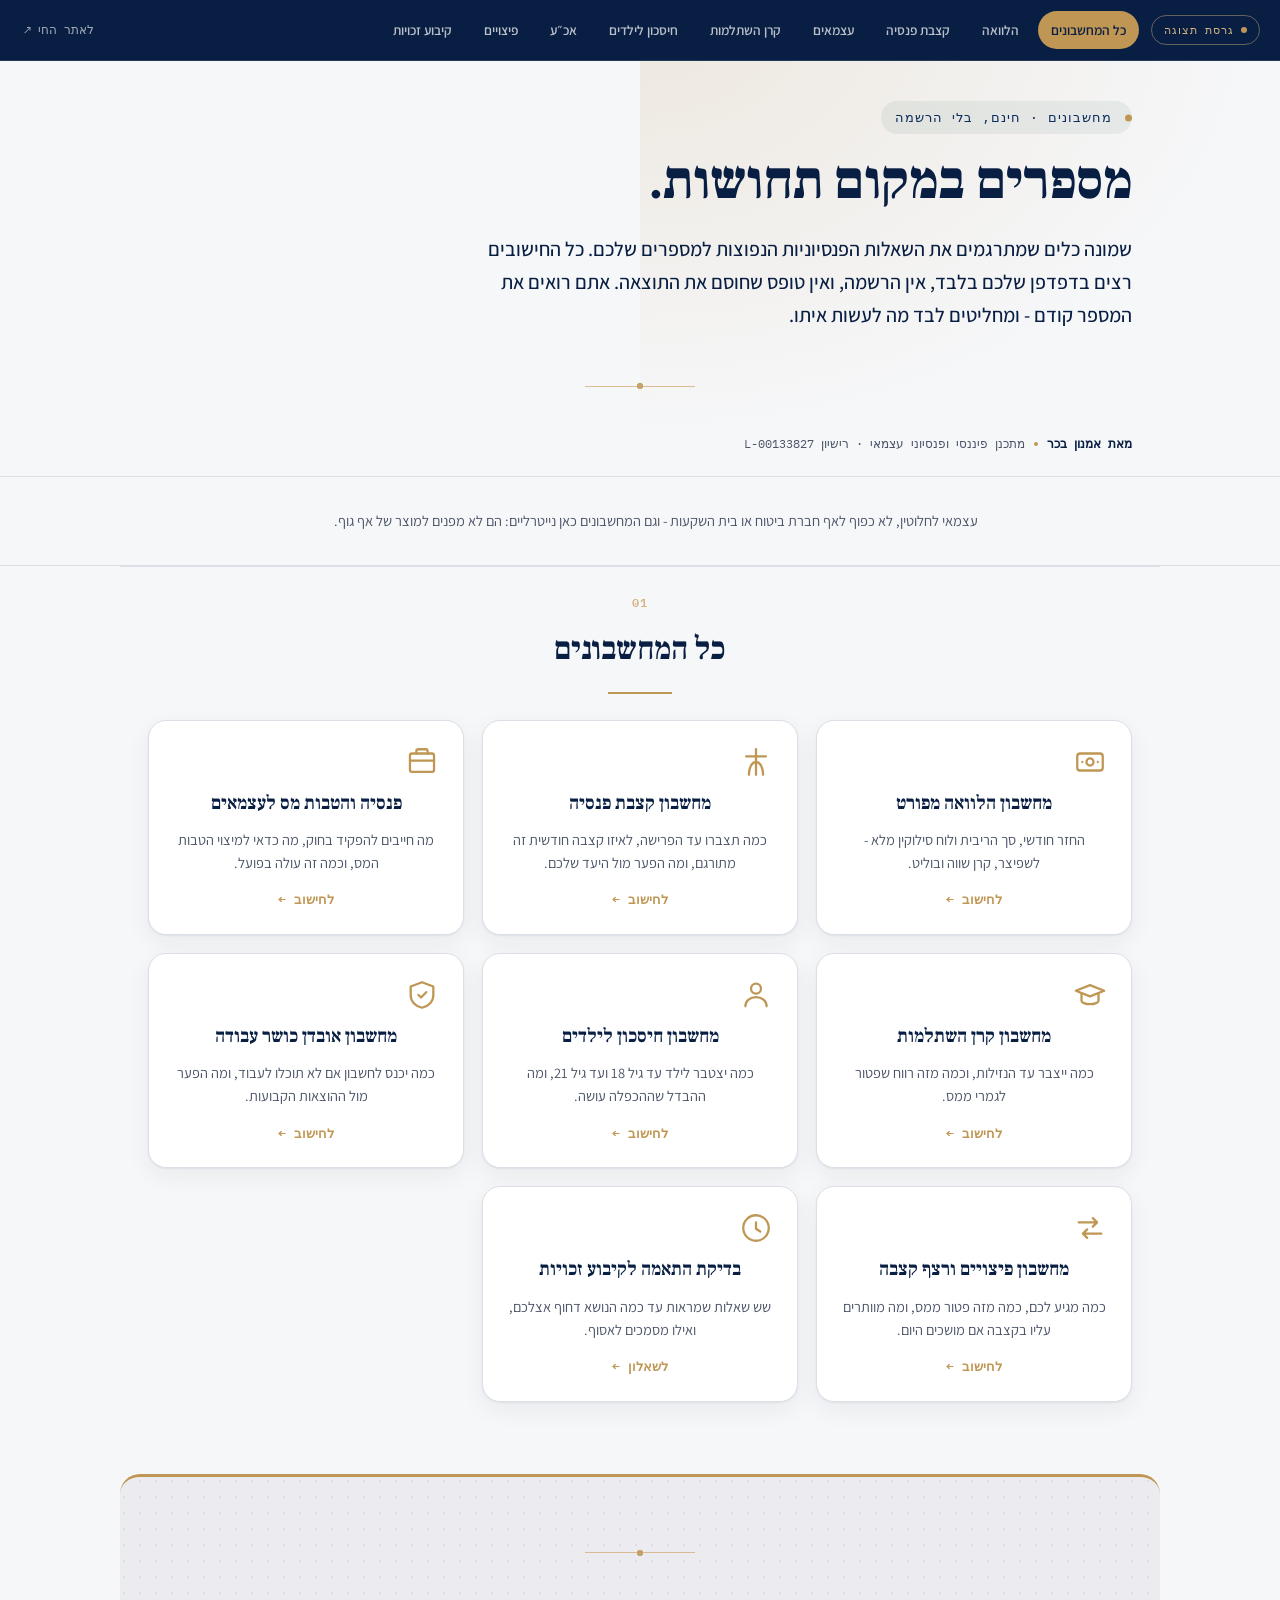
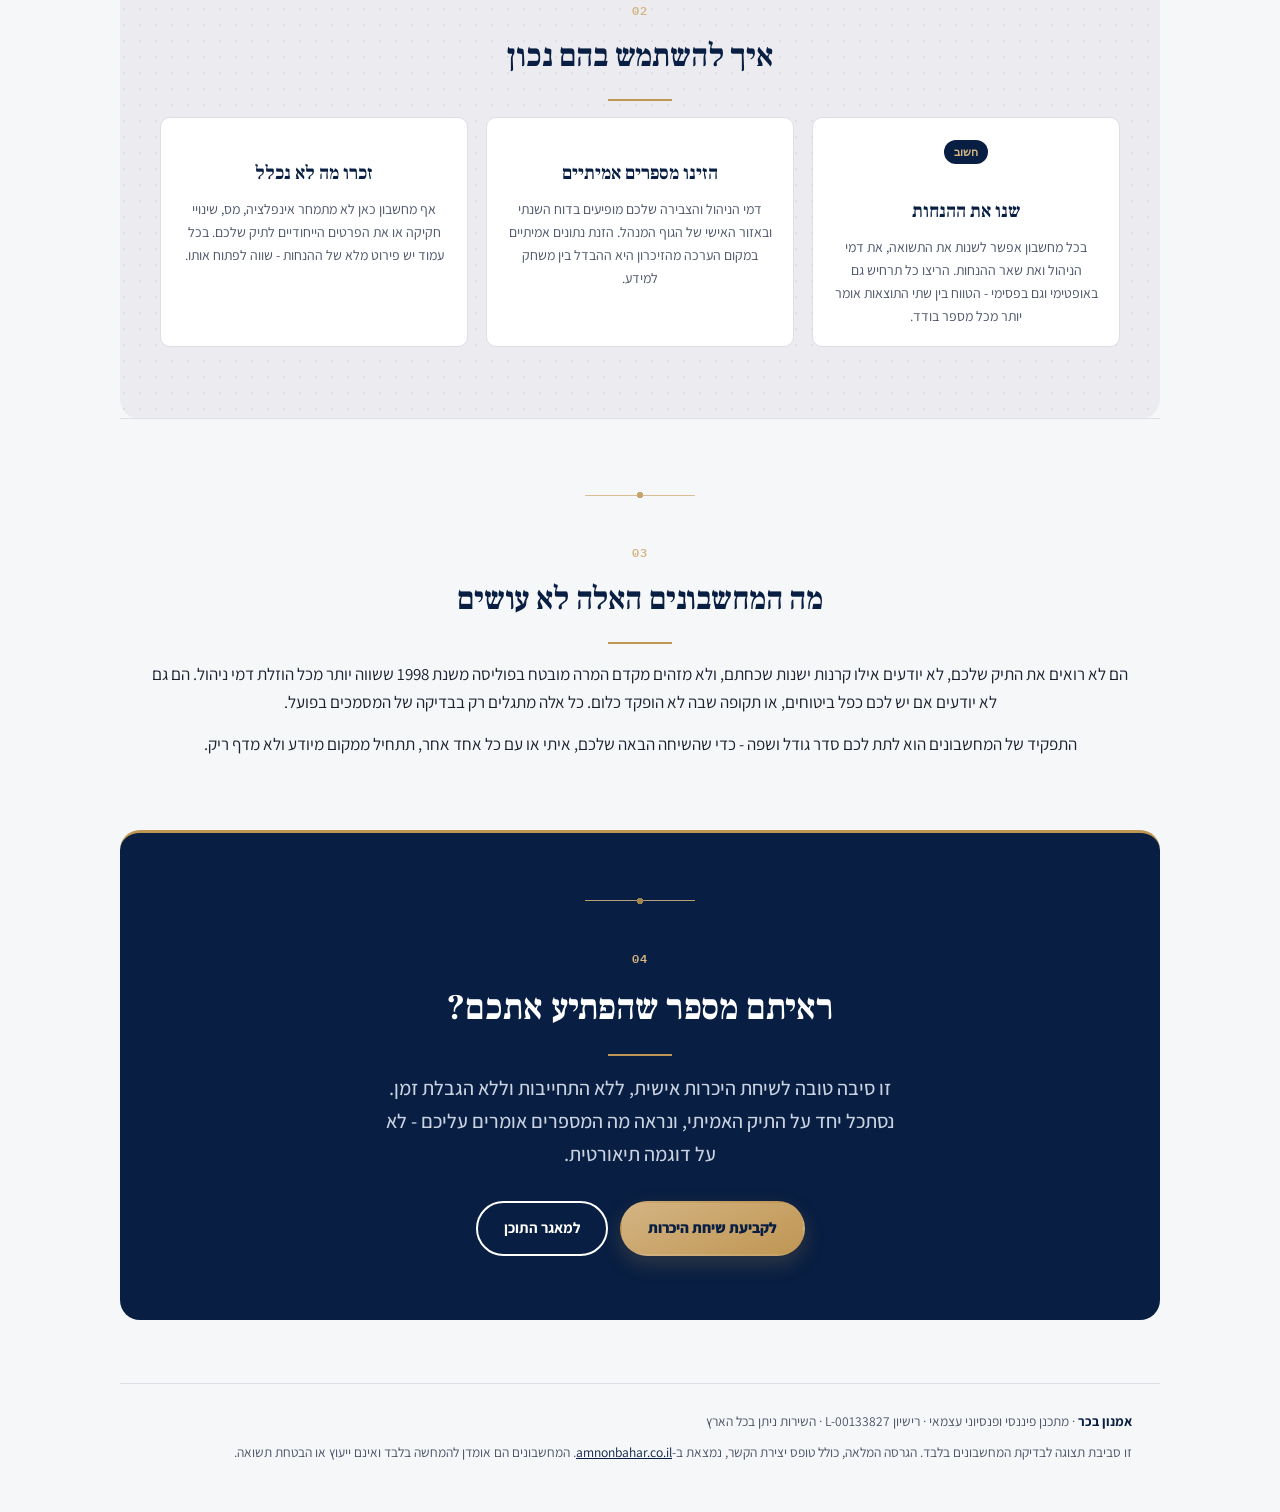
<file: index.html>
<!DOCTYPE html>
<html lang="he" dir="rtl">
<head>
<meta charset="UTF-8">
<meta name="viewport" content="width=device-width, initial-scale=1">
<meta name="robots" content="noindex, nofollow">
<title>מחשבונים פיננסיים ופנסיוניים · מחשבונים · אמנון בכר</title>
<meta name="description" content="שמונה מחשבונים חינמיים: הלוואה ולוח סילוקין, קצבת פנסיה צפויה, פנסיה לעצמאים, קרן השתלמות, חיסכון לילדים, אובדן כושר עבודה, פיצויים וקיבוע זכויות.">
<link rel="icon" href="data:image/svg+xml,<svg xmlns='http://www.w3.org/2000/svg' viewBox='0 0 64 64'><rect width='64' height='64' rx='12' fill='%23081e42'/><text x='32' y='43' font-family='Georgia,serif' font-size='30' font-weight='700' fill='%23bf9653' text-anchor='middle'>AB</text></svg>">
<link rel="preconnect" href="https://fonts.googleapis.com">
<link rel="preconnect" href="https://fonts.gstatic.com" crossorigin>
<link href="https://fonts.googleapis.com/css2?family=Frank+Ruhl+Libre:wght@400;500;700;900&family=Assistant:wght@300;400;500;600;700;800&family=IBM+Plex+Mono:wght@400;500;600&display=swap" rel="stylesheet">
<link rel="stylesheet" href="style.css">
<link rel="stylesheet" href="preview.css">
<script src="preview.js" defer></script>
<script src="calc.js"></script>
</head>
<body>
<a href="#main" class="skip-link">דילוג לתוכן הראשי</a>

<!-- ===== סרגל תצוגה זמני - לא חלק מהאתר החי ===== -->
<div class="pv-bar">
  <div class="pv-inner">
    <span class="pv-flag">גרסת תצוגה</span>
    <nav class="pv-nav" aria-label="מעבר בין מחשבונים">
      <a href="index.html" class="is-active" aria-current="page">כל המחשבונים</a>
      <a href="halvaa.html">הלוואה</a>
      <a href="pensiya.html">קצבת פנסיה</a>
      <a href="atzmaim.html">עצמאים</a>
      <a href="keren-hishtalmut.html">קרן השתלמות</a>
      <a href="yeladim.html">חיסכון לילדים</a>
      <a href="ovdan-kosher.html">אכ״ע</a>
      <a href="pitzuyim.html">פיצויים</a>
      <a href="kibua-zchuyot.html">קיבוע זכויות</a>
    </nav>
    <a class="pv-live" href="https://amnonbahar.co.il" target="_blank" rel="noopener">לאתר החי ↗</a>
  </div>
</div>

<main id="main">
<!-- ============================= HERO ============================= -->
<section class="wrap" style="padding-top:40px;">
  <span class="eyebrow">מחשבונים · חינם, בלי הרשמה</span>
  <h1>מספרים במקום תחושות.</h1>
  <p class="lede">
    שמונה כלים שמתרגמים את השאלות הפנסיוניות הנפוצות למספרים שלכם.
    כל החישובים רצים בדפדפן שלכם בלבד, אין הרשמה, ואין טופס שחוסם
    את התוצאה. אתם רואים את המספר קודם - ומחליטים לבד מה לעשות איתו.
  </p>
</section>

<div class="wrap">
  <p class="byline"><b>מאת אמנון בכר</b><span class="byline-dot"></span><span>מתכנן פיננסי ופנסיוני עצמאי · רישיון L-00133827</span></p>
</div>

<div class="trust-bar">
  <div class="muted">עצמאי לחלוטין, לא כפוף לאף חברת ביטוח או בית השקעות - וגם המחשבונים כאן נייטרליים: הם לא מפנים למוצר של אף גוף.</div>
</div>

<!-- ============================= INDEX ============================= -->
<section class="wrap" id="all" style="padding-top:26px;">
  <h2>כל המחשבונים</h2>

  <div class="calc-index">
    <a class="calc-index-card" href="halvaa.html">
      <span class="calc-index-icon"><svg viewBox="0 0 24 24"><rect x="3" y="6" width="18" height="12" rx="2"/><circle cx="12" cy="12" r="2.5"/><path d="M6.5 12h.01M17.5 12h.01"/></svg></span>
      <h3>מחשבון הלוואה מפורט</h3>
      <p>החזר חודשי, סך הריבית ולוח סילוקין מלא - לשפיצר, קרן שווה ובוליט.</p>
      <span class="calc-index-go">לחישוב ←</span>
    </a>

    <a class="calc-index-card" href="pensiya.html">
      <span class="calc-index-icon"><svg viewBox="0 0 24 24"><path d="M12 3v18"/><path d="M5 8h14"/><path d="M7 21c0-5 2-9 5-9s5 4 5 9"/></svg></span>
      <h3>מחשבון קצבת פנסיה</h3>
      <p>כמה תצברו עד הפרישה, לאיזו קצבה חודשית זה מתורגם, ומה הפער מול היעד שלכם.</p>
      <span class="calc-index-go">לחישוב ←</span>
    </a>

    <a class="calc-index-card" href="atzmaim.html">
      <span class="calc-index-icon"><svg viewBox="0 0 24 24"><rect x="3.5" y="6" width="17" height="13" rx="1.5"/><path d="M8 6V4.5A1.5 1.5 0 0 1 9.5 3h5A1.5 1.5 0 0 1 16 4.5V6"/><path d="M3.5 11h17"/></svg></span>
      <h3>פנסיה והטבות מס לעצמאים</h3>
      <p>מה חייבים להפקיד בחוק, מה כדאי למיצוי הטבות המס, וכמה זה עולה בפועל.</p>
      <span class="calc-index-go">לחישוב ←</span>
    </a>

    <a class="calc-index-card" href="keren-hishtalmut.html">
      <span class="calc-index-icon"><svg viewBox="0 0 24 24"><path d="M2 9l10-4 10 4-10 4-10-4z" stroke-linejoin="round"/><path d="M6 11v5c0 1.3 2.7 2.5 6 2.5s6-1.2 6-2.5v-5"/></svg></span>
      <h3>מחשבון קרן השתלמות</h3>
      <p>כמה ייצבר עד הנזילות, וכמה מזה רווח שפטור לגמרי ממס.</p>
      <span class="calc-index-go">לחישוב ←</span>
    </a>

    <a class="calc-index-card" href="yeladim.html">
      <span class="calc-index-icon"><svg viewBox="0 0 24 24"><circle cx="12" cy="7.5" r="3.5"/><path d="M4.5 20c0-4 3.4-6.5 7.5-6.5s7.5 2.5 7.5 6.5"/></svg></span>
      <h3>מחשבון חיסכון לילדים</h3>
      <p>כמה יצטבר לילד עד גיל 18 ועד גיל 21, ומה ההבדל שההכפלה עושה.</p>
      <span class="calc-index-go">לחישוב ←</span>
    </a>

    <a class="calc-index-card" href="ovdan-kosher.html">
      <span class="calc-index-icon"><svg viewBox="0 0 24 24"><path d="M12 3l8 3v6c0 4.5-3.2 7.8-8 9-4.8-1.2-8-4.5-8-9V6l8-3z"/><path d="M9.5 12l1.8 1.8L15 10"/></svg></span>
      <h3>מחשבון אובדן כושר עבודה</h3>
      <p>כמה יכנס לחשבון אם לא תוכלו לעבוד, ומה הפער מול ההוצאות הקבועות.</p>
      <span class="calc-index-go">לחישוב ←</span>
    </a>

    <a class="calc-index-card" href="pitzuyim.html">
      <span class="calc-index-icon"><svg viewBox="0 0 24 24"><path d="M4 8h13M17 8l-3-3M17 8l-3 3"/><path d="M20 16H7M7 16l3-3M7 16l3 3"/></svg></span>
      <h3>מחשבון פיצויים ורצף קצבה</h3>
      <p>כמה מגיע לכם, כמה מזה פטור ממס, ומה מוותרים עליו בקצבה אם מושכים היום.</p>
      <span class="calc-index-go">לחישוב ←</span>
    </a>

    <a class="calc-index-card" href="kibua-zchuyot.html">
      <span class="calc-index-icon"><svg viewBox="0 0 24 24"><circle cx="12" cy="12" r="9"/><path d="M12 8v4.5l3 2"/></svg></span>
      <h3>בדיקת התאמה לקיבוע זכויות</h3>
      <p>שש שאלות שמראות עד כמה הנושא דחוף אצלכם, ואילו מסמכים לאסוף.</p>
      <span class="calc-index-go">לשאלון ←</span>
    </a>
  </div>
</section>

<!-- ============================= HOW ============================= -->
<section class="wrap section-soft" id="how">
  <h2>איך להשתמש בהם נכון</h2>
  <div class="service-grid">
    <div class="card">
      <span class="badge">חשוב</span>
      <h3>שנו את ההנחות</h3>
      <p>
        בכל מחשבון אפשר לשנות את התשואה, את דמי הניהול ואת שאר ההנחות.
        הריצו כל תרחיש גם באופטימי וגם בפסימי - הטווח בין שתי התוצאות
        אומר יותר מכל מספר בודד.
      </p>
    </div>
    <div class="card">
      <h3>הזינו מספרים אמיתיים</h3>
      <p>
        דמי הניהול והצבירה שלכם מופיעים בדוח השנתי ובאזור האישי של הגוף
        המנהל. הזנת נתונים אמיתיים במקום הערכה מהזיכרון היא ההבדל בין
        משחק למידע.
      </p>
    </div>
    <div class="card">
      <h3>זכרו מה לא נכלל</h3>
      <p>
        אף מחשבון כאן לא מתמחר אינפלציה, מס, שינויי חקיקה או את הפרטים
        הייחודיים לתיק שלכם. בכל עמוד יש פירוט מלא של ההנחות - שווה
        לפתוח אותו.
      </p>
    </div>
  </div>
</section>

<!-- ============================= NOT ============================= -->
<section class="wrap" id="limits">
  <h2>מה המחשבונים האלה לא עושים</h2>
  <p>
    הם לא רואים את התיק שלכם, לא יודעים אילו קרנות ישנות שכחתם, ולא
    מזהים מקדם המרה מובטח בפוליסה משנת 1998 ששווה יותר מכל הוזלת דמי
    ניהול. הם גם לא יודעים אם יש לכם כפל ביטוחים, או תקופה שבה לא הופקד
    כלום. כל אלה מתגלים רק בבדיקה של המסמכים בפועל.
  </p>
  <p style="margin:0;">
    התפקיד של המחשבונים הוא לתת לכם סדר גודל ושפה - כדי שהשיחה הבאה
    שלכם, איתי או עם כל אחד אחר, תתחיל ממקום מיודע ולא מדף ריק.
  </p>
</section>

<!-- ============================= CLOSING ============================= -->
<section class="wrap section-soft" id="contact">
  <h2>ראיתם מספר שהפתיע אתכם?</h2>
  <p class="lede">
    זו סיבה טובה לשיחת היכרות אישית, ללא התחייבות וללא הגבלת זמן.
    נסתכל יחד על התיק האמיתי, ונראה מה המספרים אומרים עליכם - לא על
    דוגמה תיאורטית.
  </p>
  <div class="cta-row">
    <a href="https://wa.me/972544909201" class="btn btn-primary" target="_blank" rel="noopener">לקביעת שיחת היכרות</a>
    <a href="https://amnonbahar.co.il/library/" target="_blank" rel="noopener" class="btn btn-secondary">למאגר התוכן</a>
  </div>
</section>
</main>

<footer class="pv-foot">
  <p><b>אמנון בכר</b> · מתכנן פיננסי ופנסיוני עצמאי · רישיון L-00133827 · השירות ניתן בכל הארץ</p>
  <p>זו סביבת תצוגה לבדיקת המחשבונים בלבד. הגרסה המלאה, כולל טופס יצירת הקשר,
     נמצאת ב-<a href="https://amnonbahar.co.il/machshevonim/" target="_blank" rel="noopener">amnonbahar.co.il</a>.
     המחשבונים הם אומדן להמחשה בלבד ואינם ייעוץ או הבטחת תשואה.</p>
</footer>
</body>
</html>
</file>
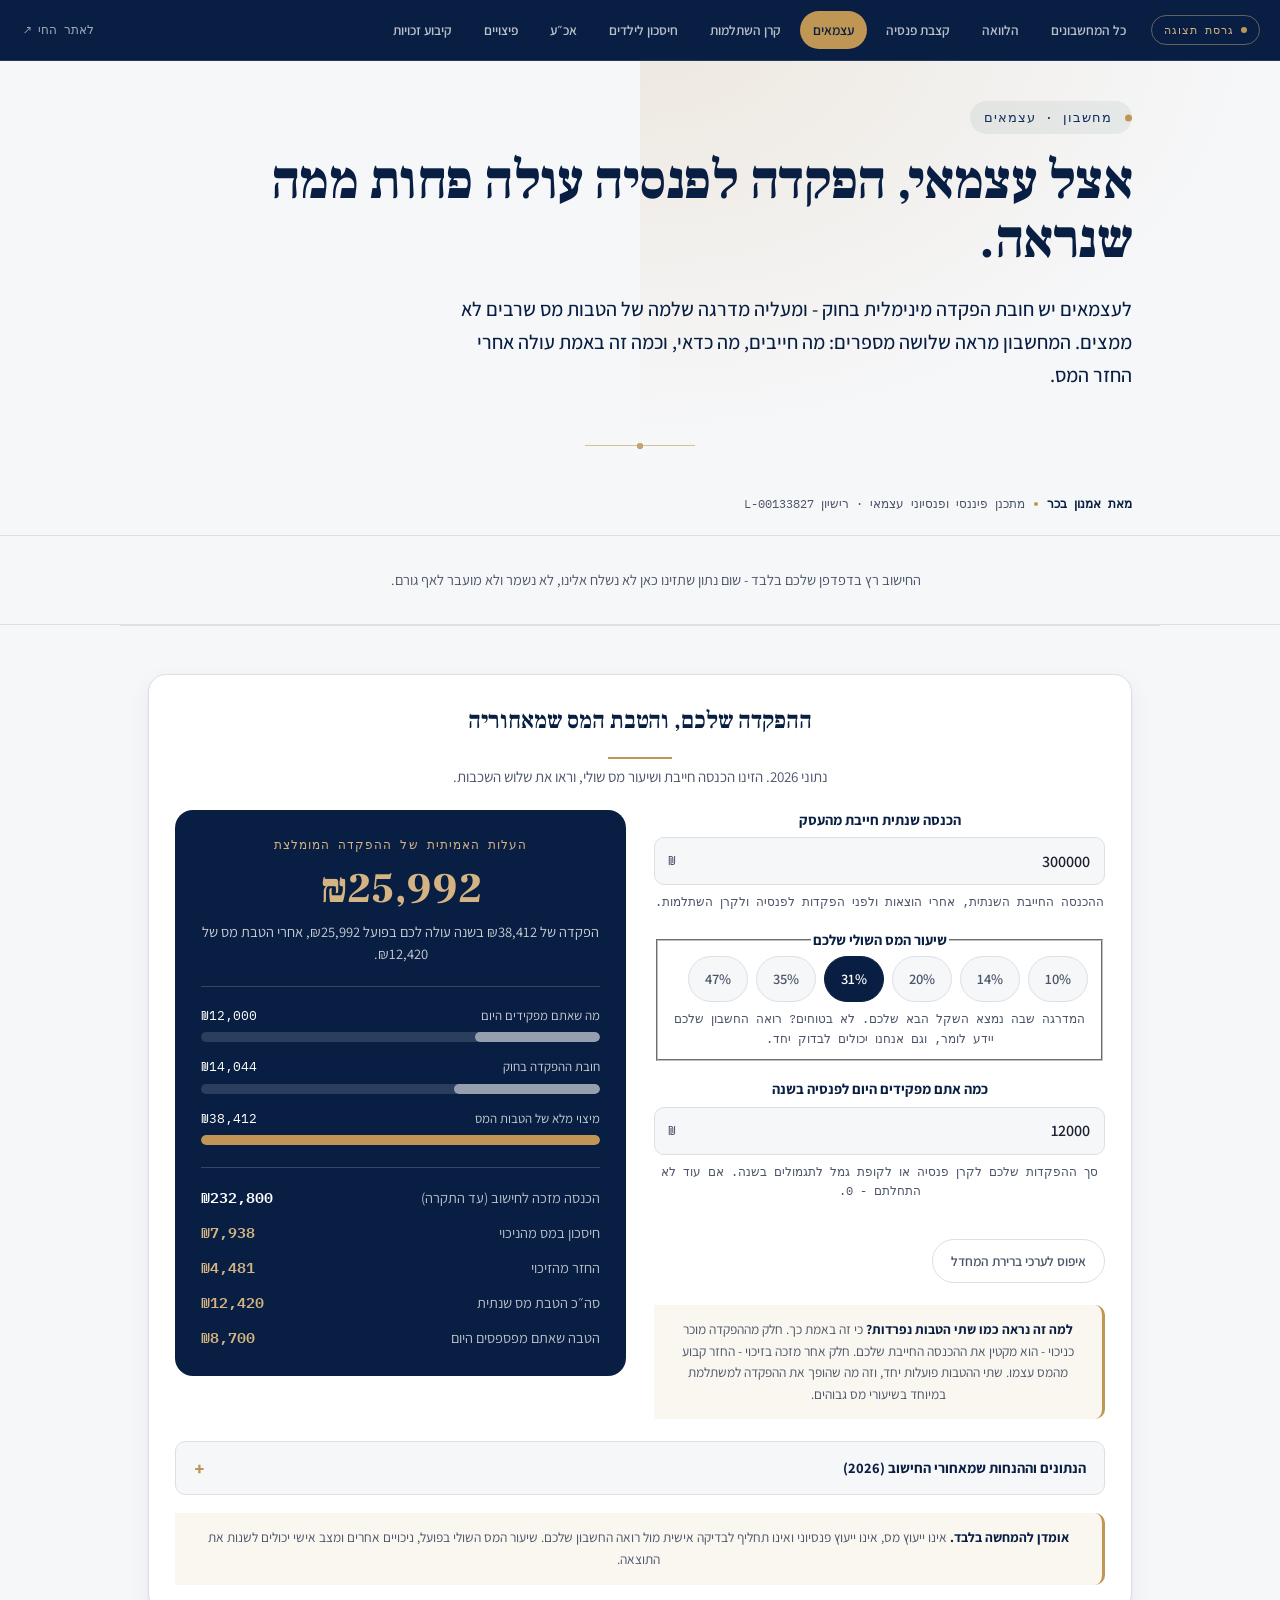
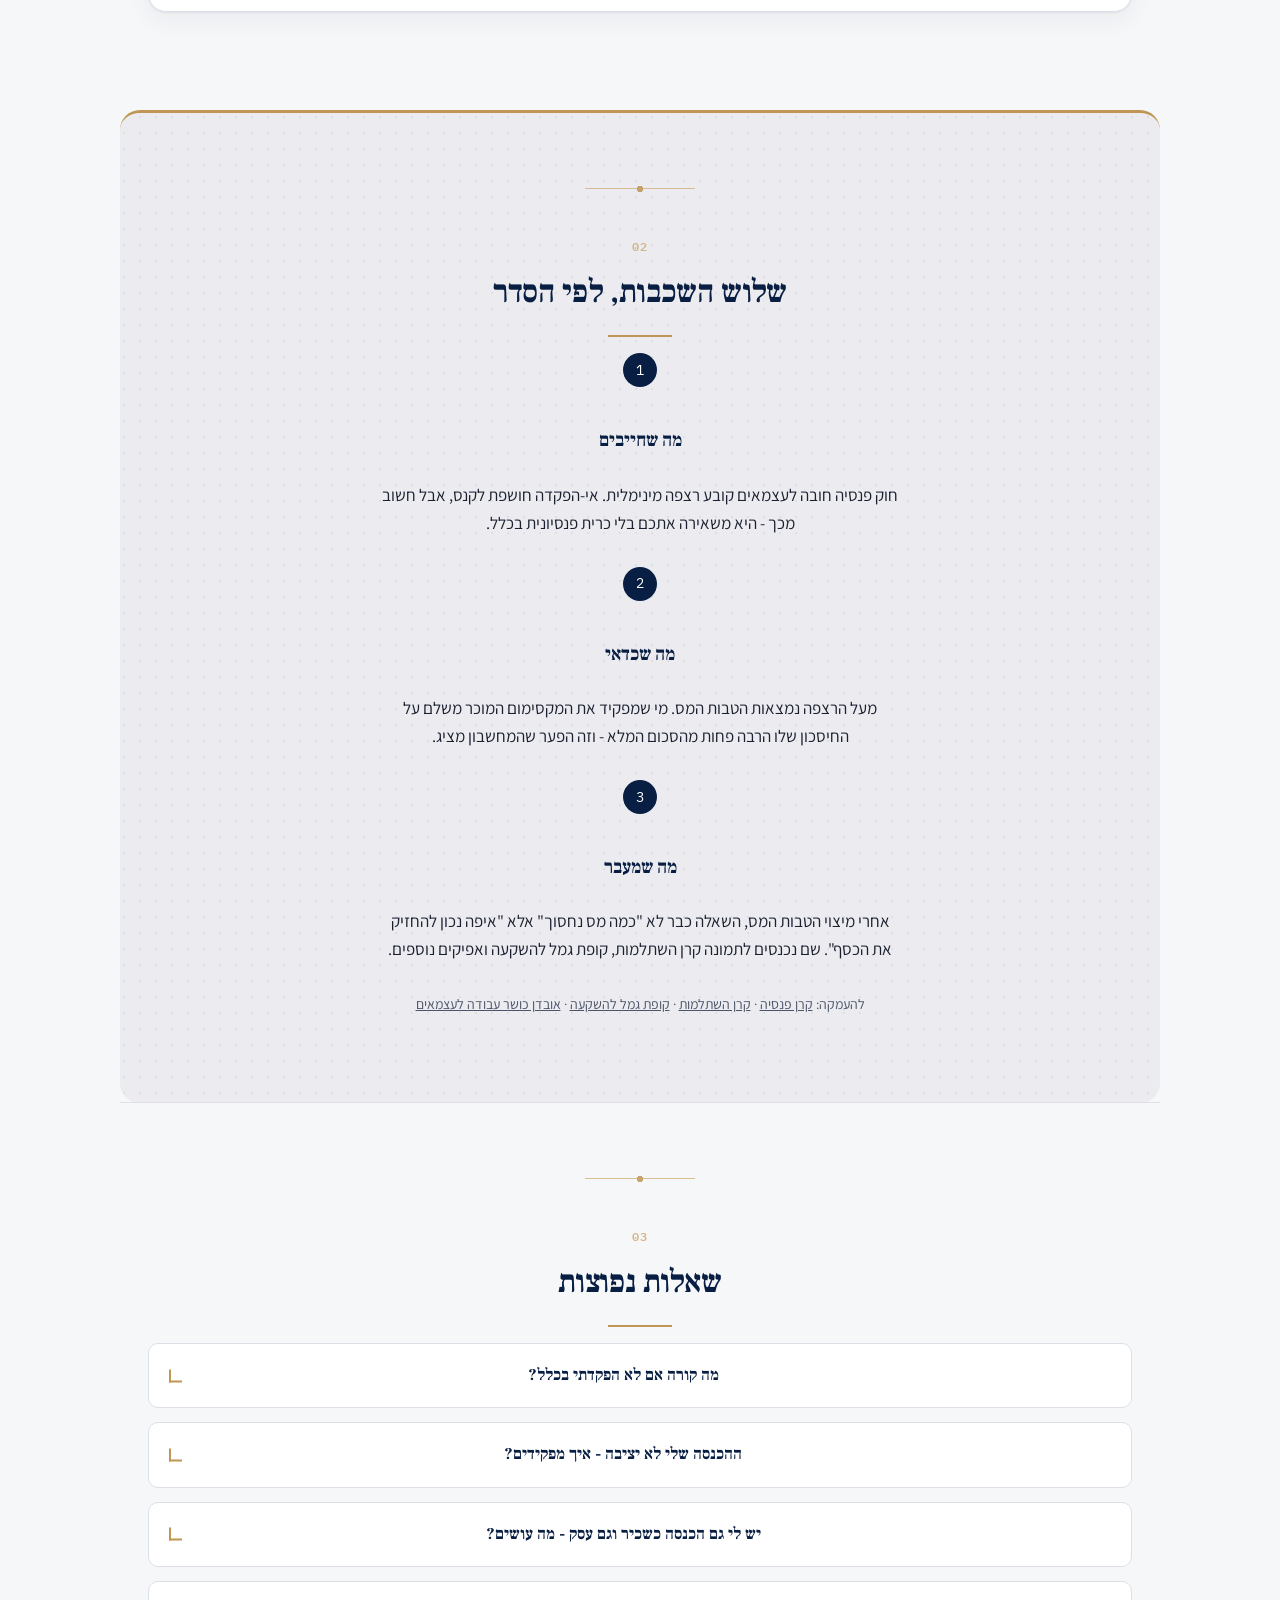
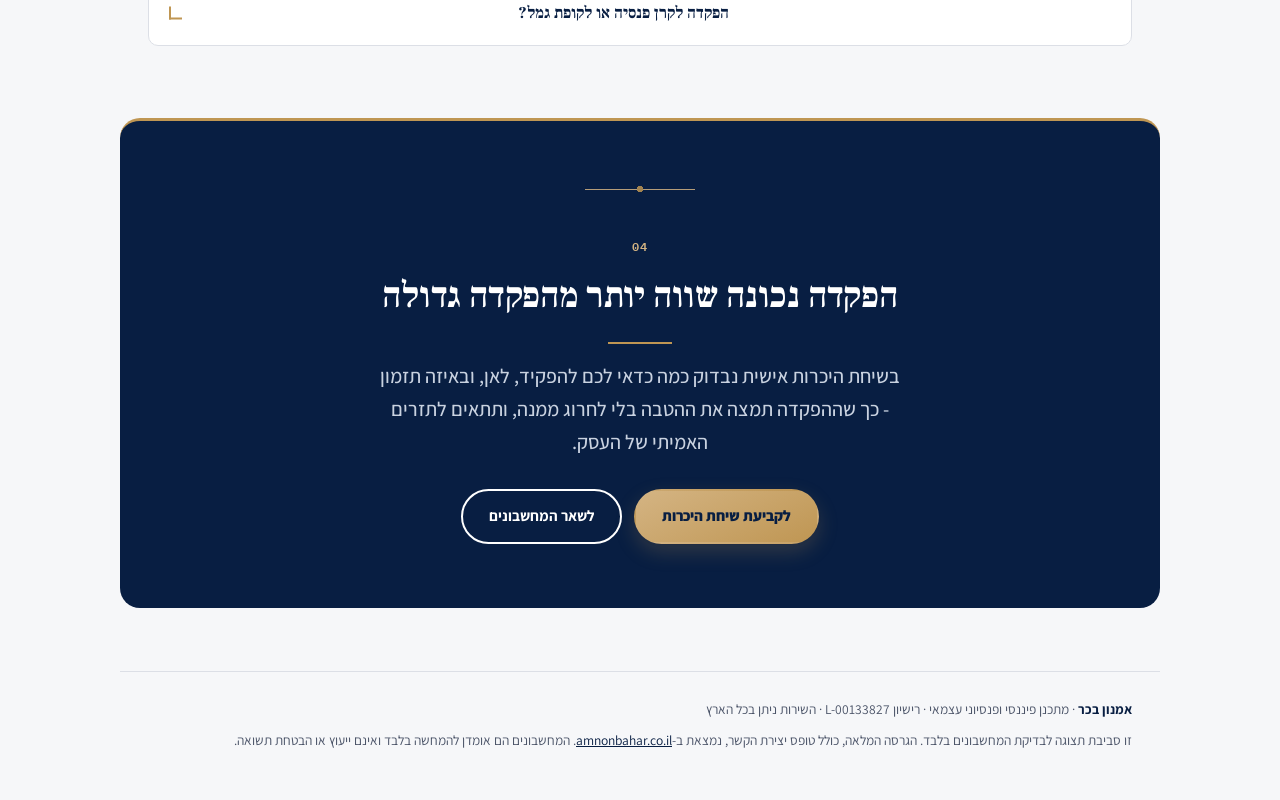
<file: atzmaim.html>
<!DOCTYPE html>
<html lang="he" dir="rtl">
<head>
<meta charset="UTF-8">
<meta name="viewport" content="width=device-width, initial-scale=1">
<meta name="robots" content="noindex, nofollow">
<title>מחשבון פנסיה והטבות מס לעצמאים · מחשבונים · אמנון בכר</title>
<meta name="description" content="מחשבון לעצמאים 2026: כמה אתם חייבים להפקיד לפנסיה לפי חוק, כמה כדאי להפקיד למיצוי מלא של הטבות המס, וכמה ההפקדה באמת עולה לכם אחרי החזר המס.">
<link rel="icon" href="data:image/svg+xml,<svg xmlns='http://www.w3.org/2000/svg' viewBox='0 0 64 64'><rect width='64' height='64' rx='12' fill='%23081e42'/><text x='32' y='43' font-family='Georgia,serif' font-size='30' font-weight='700' fill='%23bf9653' text-anchor='middle'>AB</text></svg>">
<link rel="preconnect" href="https://fonts.googleapis.com">
<link rel="preconnect" href="https://fonts.gstatic.com" crossorigin>
<link href="https://fonts.googleapis.com/css2?family=Frank+Ruhl+Libre:wght@400;500;700;900&family=Assistant:wght@300;400;500;600;700;800&family=IBM+Plex+Mono:wght@400;500;600&display=swap" rel="stylesheet">
<link rel="stylesheet" href="style.css">
<link rel="stylesheet" href="preview.css">
<script src="preview.js" defer></script>
<script src="calc.js"></script>
</head>
<body>
<a href="#main" class="skip-link">דילוג לתוכן הראשי</a>

<!-- ===== סרגל תצוגה זמני - לא חלק מהאתר החי ===== -->
<div class="pv-bar">
  <div class="pv-inner">
    <span class="pv-flag">גרסת תצוגה</span>
    <nav class="pv-nav" aria-label="מעבר בין מחשבונים">
      <a href="index.html">כל המחשבונים</a>
      <a href="halvaa.html">הלוואה</a>
      <a href="pensiya.html">קצבת פנסיה</a>
      <a href="atzmaim.html" class="is-active" aria-current="page">עצמאים</a>
      <a href="keren-hishtalmut.html">קרן השתלמות</a>
      <a href="yeladim.html">חיסכון לילדים</a>
      <a href="ovdan-kosher.html">אכ״ע</a>
      <a href="pitzuyim.html">פיצויים</a>
      <a href="kibua-zchuyot.html">קיבוע זכויות</a>
    </nav>
    <a class="pv-live" href="https://amnonbahar.co.il" target="_blank" rel="noopener">לאתר החי ↗</a>
  </div>
</div>

<main id="main">
<!-- ============================= HERO ============================= -->
<section class="wrap" style="padding-top:40px;">
  <span class="eyebrow">מחשבון · עצמאים</span>
  <h1>אצל עצמאי, הפקדה לפנסיה עולה פחות ממה שנראה.</h1>
  <p class="lede">
    לעצמאים יש חובת הפקדה מינימלית בחוק - ומעליה מדרגה שלמה של הטבות מס
    שרבים לא ממצים. המחשבון מראה שלושה מספרים: מה חייבים, מה כדאי,
    וכמה זה באמת עולה אחרי החזר המס.
  </p>
</section>

<div class="wrap">
  <p class="byline"><b>מאת אמנון בכר</b><span class="byline-dot"></span><span>מתכנן פיננסי ופנסיוני עצמאי · רישיון L-00133827</span></p>
</div>

<div class="trust-bar">
  <div class="muted">החישוב רץ בדפדפן שלכם בלבד - שום נתון שתזינו כאן לא נשלח אלינו, לא נשמר ולא מועבר לאף גורם.</div>
</div>

<!-- ============================= CALCULATOR ============================= -->
<section class="wrap" id="calc" style="padding-top:22px;">
  <div class="calc" id="selfCalc">
    <div class="calc-head">
      <h2 style="font-size:24px;">ההפקדה שלכם, והטבת המס שמאחוריה</h2>
      <p>נתוני 2026. הזינו הכנסה חייבת ושיעור מס שולי, וראו את שלוש השכבות.</p>
    </div>

    <div class="calc-grid">
      <div class="calc-fields">
        <div class="calc-field">
          <label for="scIncome">הכנסה שנתית חייבת מהעסק</label>
          <span class="calc-input-wrap">
            <input class="calc-input" id="scIncome" type="number" inputmode="numeric" min="0" step="5000" value="300000" data-in="income">
            <span class="calc-unit">₪</span>
          </span>
          <p class="calc-hint">ההכנסה החייבת השנתית, אחרי הוצאות ולפני הפקדות לפנסיה ולקרן השתלמות.</p>
        </div>

        <fieldset class="calc-field">
          <legend class="calc-legend">שיעור המס השולי שלכם</legend>
          <div class="calc-seg">
            <input type="radio" name="scTax" id="scTax10" value="10" data-in="tax"><label for="scTax10">10%</label>
            <input type="radio" name="scTax" id="scTax14" value="14" data-in="tax"><label for="scTax14">14%</label>
            <input type="radio" name="scTax" id="scTax20" value="20" data-in="tax"><label for="scTax20">20%</label>
            <input type="radio" name="scTax" id="scTax31" value="31" checked data-in="tax"><label for="scTax31">31%</label>
            <input type="radio" name="scTax" id="scTax35" value="35" data-in="tax"><label for="scTax35">35%</label>
            <input type="radio" name="scTax" id="scTax47" value="47" data-in="tax"><label for="scTax47">47%</label>
          </div>
          <p class="calc-hint">המדרגה שבה נמצא השקל הבא שלכם. לא בטוחים? רואה החשבון שלכם יידע לומר, וגם אנחנו יכולים לבדוק יחד.</p>
        </fieldset>

        <div class="calc-field">
          <label for="scActual">כמה אתם מפקידים היום לפנסיה בשנה</label>
          <span class="calc-input-wrap">
            <input class="calc-input" id="scActual" type="number" inputmode="numeric" min="0" step="1000" value="12000" data-in="actual">
            <span class="calc-unit">₪</span>
          </span>
          <p class="calc-hint">סך ההפקדות שלכם לקרן פנסיה או לקופת גמל לתגמולים בשנה. אם עוד לא התחלתם - 0.</p>
        </div>

        <div class="calc-actions">
          <button type="button" class="calc-reset" data-calc-reset>איפוס לערכי ברירת המחדל</button>
        </div>

        <div class="calc-disclaimer" style="margin-top:4px;">
          <b>למה זה נראה כמו שתי הטבות נפרדות?</b> כי זה באמת כך. חלק מההפקדה
          מוכר כניכוי - הוא מקטין את ההכנסה החייבת שלכם. חלק אחר מזכה בזיכוי -
          החזר קבוע מהמס עצמו. שתי ההטבות פועלות יחד, וזה מה שהופך את
          ההפקדה למשתלמת במיוחד בשיעורי מס גבוהים.
        </div>
      </div>

      <div class="calc-out" role="status" aria-live="polite">
        <span class="calc-out-eyebrow">העלות האמיתית של ההפקדה המומלצת</span>
        <p class="calc-out-value" data-out="netCost">₪0</p>
        <p class="calc-out-sub" data-out="netSub"></p>

        <div class="calc-bars">
          <div class="calc-bar-row">
            <div class="calc-bar-top"><span>מה שאתם מפקידים היום</span><span class="v" data-out="actual2">₪0</span></div>
            <div class="calc-bar is-alt"><span data-bar="actualPct"></span></div>
          </div>
          <div class="calc-bar-row">
            <div class="calc-bar-top"><span>חובת ההפקדה בחוק</span><span class="v" data-out="mandatory">₪0</span></div>
            <div class="calc-bar is-alt"><span data-bar="mandatoryPct"></span></div>
          </div>
          <div class="calc-bar-row">
            <div class="calc-bar-top"><span>מיצוי מלא של הטבות המס</span><span class="v" data-out="optimal">₪0</span></div>
            <div class="calc-bar"><span data-bar="optimalPct"></span></div>
          </div>
        </div>

        <ul class="calc-out-list">
          <li><span class="k">הכנסה מזכה לחישוב (עד התקרה)</span><span class="v" data-out="eligible">₪0</span></li>
          <li><span class="k">חיסכון במס מהניכוי</span><span class="v pos" data-out="dedSave">₪0</span></li>
          <li><span class="k">החזר מהזיכוי</span><span class="v pos" data-out="creditSave">₪0</span></li>
          <li><span class="k">סה״כ הטבת מס שנתית</span><span class="v pos" data-out="totalSave">₪0</span></li>
          <li><span class="k">הטבה שאתם מפספסים היום</span><span class="v pos" data-out="missed">₪0</span></li>
        </ul>
      </div>
    </div>

    <details class="calc-assump">
      <summary>הנתונים וההנחות שמאחורי החישוב (2026)</summary>
      <div class="calc-assump-body">
        <ul>
          <li><b>חובת ההפקדה:</b> 4.45% על חלק ההכנסה עד מחצית השכר הממוצע במשק, ו-12.55% על החלק שבין מחצית השכר הממוצע לשכר הממוצע המלא. מעל השכר הממוצע אין חובה. השכר הממוצע במשק ששימש לחישוב: ₪13,769 לחודש.</li>
          <li><b>הטבות המס:</b> ניכוי של עד 11% מההכנסה המזכה, וזיכוי במס בשיעור 35% על עד 5.5% נוספים - יחד עד 16.5%. תקרת ההכנסה המזכה לשנת 2026: ₪232,800 בשנה.</li>
          <li>החישוב מציג את החיסכון במס בלבד, ואינו כולל השפעות על דמי ביטוח לאומי או על מס יסף.</li>
          <li>ההפקדה לקרן השתלמות היא הטבה נפרדת ונוספת, ולה יש <a href="keren-hishtalmut.html">מחשבון משלה</a>.</li>
          <li>הסכומים והתקרות מתעדכנים מדי שנה. הערכים כאן נכונים לשנת המס 2026.</li>
        </ul>
      </div>
    </details>

    <p class="calc-disclaimer">
      <b>אומדן להמחשה בלבד.</b> אינו ייעוץ מס, אינו ייעוץ פנסיוני ואינו תחליף
      לבדיקה אישית מול רואה החשבון שלכם. שיעור המס השולי בפועל, ניכויים אחרים
      ומצב אישי יכולים לשנות את התוצאה.
    </p>
  </div>
</section>

<!-- ============================= READ ============================= -->
<section class="wrap section-soft" id="read">
  <h2>שלוש השכבות, לפי הסדר</h2>
  <ol class="steps">
    <li><h3>מה שחייבים</h3><p>חוק פנסיה חובה לעצמאים קובע רצפה מינימלית. אי-הפקדה חושפת לקנס, אבל חשוב מכך - היא משאירה אתכם בלי כרית פנסיונית בכלל.</p></li>
    <li><h3>מה שכדאי</h3><p>מעל הרצפה נמצאות הטבות המס. מי שמפקיד את המקסימום המוכר משלם על החיסכון שלו הרבה פחות מהסכום המלא - וזה הפער שהמחשבון מציג.</p></li>
    <li><h3>מה שמעבר</h3><p>אחרי מיצוי הטבות המס, השאלה כבר לא "כמה מס נחסוך" אלא "איפה נכון להחזיק את הכסף". שם נכנסים לתמונה קרן השתלמות, קופת גמל להשקעה ואפיקים נוספים.</p></li>
  </ol>
  <p class="muted" style="margin-top:16px;font-size:14px;">
    להעמקה: <a href="https://amnonbahar.co.il/pensia/" target="_blank" rel="noopener">קרן פנסיה</a> ·
    <a href="https://amnonbahar.co.il/kerenhish/" target="_blank" rel="noopener">קרן השתלמות</a> ·
    <a href="https://amnonbahar.co.il/gemelinvest/" target="_blank" rel="noopener">קופת גמל להשקעה</a> ·
    <a href="https://amnonbahar.co.il/ovdankosher/" target="_blank" rel="noopener">אובדן כושר עבודה לעצמאים</a>
  </p>
</section>

<!-- ============================= FAQ ============================= -->
<section class="wrap" id="faq">
  <h2>שאלות נפוצות</h2>

  <details class="faq-item">
    <summary><h3>מה קורה אם לא הפקדתי בכלל?</h3></summary>
    <div class="faq-a"><p>
      חוק פנסיה חובה לעצמאים מטיל קנס על אי-הפקדה, אבל הנזק המרכזי הוא אחר:
      שנה בלי הפקדה היא שנה שלא נצברת, ואי אפשר להשלים אותה בדיעבד עם אותה
      הטבת מס. ככל שמתחילים מוקדם יותר, המחיר נמוך יותר.
    </p></div>
  </details>

  <details class="faq-item">
    <summary><h3>ההכנסה שלי לא יציבה - איך מפקידים?</h3></summary>
    <div class="faq-a"><p>
      אפשר להפקיד בהוראת קבע חודשית ולהשלים סכום חד-פעמי לקראת סוף השנה,
      אחרי שכבר יודעים איך נראית ההכנסה בפועל. זו דרך נפוצה למי שההכנסה
      שלו משתנה מחודש לחודש.
    </p></div>
  </details>

  <details class="faq-item">
    <summary><h3>יש לי גם הכנסה כשכיר וגם עסק - מה עושים?</h3></summary>
    <div class="faq-a"><p>
      התמונה מורכבת יותר: ההפקדות דרך המעסיק כבר מנצלות חלק מהתקרות, וצריך
      לבדוק כמה "מקום" נשאר להפקדה כעצמאי. זה בדיוק סוג המקרה ששווה לעבור
      עליו יחד, כדי לא להפקיד מעבר לתקרה בלי הטבה.
    </p></div>
  </details>

  <details class="faq-item">
    <summary><h3>הפקדה לקרן פנסיה או לקופת גמל?</h3></summary>
    <div class="faq-a"><p>
      בקרן פנסיה מקיפה יש גם כיסוי לשאירים ולאובדן כושר עבודה, שנגבה מההפקדה.
      בקופת גמל אין כיסויים כאלה, וצריך להסדיר אותם בנפרד. ההחלטה תלויה במצב
      המשפחתי, בכיסויים שכבר יש לכם ובמטרות - ולא בהטבת המס, שדומה בשניהם.
    </p></div>
  </details>
</section>

<!-- ============================= CLOSING ============================= -->
<section class="wrap section-soft" id="contact">
  <h2>הפקדה נכונה שווה יותר מהפקדה גדולה</h2>
  <p class="lede">
    בשיחת היכרות אישית נבדוק כמה כדאי לכם להפקיד, לאן, ובאיזה תזמון -
    כך שההפקדה תמצה את ההטבה בלי לחרוג ממנה, ותתאים לתזרים האמיתי של העסק.
  </p>
  <div class="cta-row">
    <a href="https://wa.me/972544909201" class="btn btn-primary" target="_blank" rel="noopener">לקביעת שיחת היכרות</a>
    <a href="index.html" class="btn btn-secondary">לשאר המחשבונים</a>
  </div>
</section>

<script>
AB.init('#selfCalc', function (v) {
  var AVG = 13769;              /* שכר ממוצע במשק, 2026 */
  var CEIL = 232800;            /* תקרת הכנסה מזכה שנתית, 2026 */
  var monthlyIncome = v.income / 12;

  /* חובת הפקדה: 4.45% עד מחצית השכר הממוצע, 12.55% מהמחצית עד השכר הממוצע */
  var tier1 = Math.min(monthlyIncome, AVG / 2);
  var tier2 = AB.clamp(monthlyIncome - AVG / 2, 0, AVG / 2);
  var mandatory = (tier1 * 0.0445 + tier2 * 0.1255) * 12;

  var eligible = Math.min(v.income, CEIL);
  var optimal = eligible * 0.165;
  var dedBase = eligible * 0.11;
  var credBase = eligible * 0.055;
  var dedSave = dedBase * (v.tax / 100);
  var credSave = credBase * 0.35;
  var totalSave = dedSave + credSave;
  var netCost = optimal - totalSave;

  /* ההטבה שכבר מנוצלת בפועל לפי ההפקדה הקיימת */
  var actual = Math.max(0, v.actual);
  var usedDed = Math.min(actual, dedBase);
  var usedCred = AB.clamp(actual - dedBase, 0, credBase);
  var usedSave = usedDed * (v.tax / 100) + usedCred * 0.35;
  var missed = Math.max(0, totalSave - usedSave);

  var max = Math.max(actual, mandatory, optimal, 1);
  return {
    netCost: AB.money(netCost),
    netSub: 'הפקדה של ' + AB.money(optimal) + ' בשנה עולה לכם בפועל ' + AB.money(netCost) +
            ', אחרי הטבת מס של ' + AB.money(totalSave) + '.',
    actual2: AB.money(actual),
    mandatory: AB.money(mandatory),
    optimal: AB.money(optimal),
    actualPct: (actual / max) * 100,
    mandatoryPct: (mandatory / max) * 100,
    optimalPct: (optimal / max) * 100,
    eligible: AB.money(eligible),
    dedSave: AB.money(dedSave),
    creditSave: AB.money(credSave),
    totalSave: AB.money(totalSave),
    missed: missed > 1 ? AB.money(missed) : 'אתם ממצים את ההטבה'
  };
});
</script>
</main>

<footer class="pv-foot">
  <p><b>אמנון בכר</b> · מתכנן פיננסי ופנסיוני עצמאי · רישיון L-00133827 · השירות ניתן בכל הארץ</p>
  <p>זו סביבת תצוגה לבדיקת המחשבונים בלבד. הגרסה המלאה, כולל טופס יצירת הקשר,
     נמצאת ב-<a href="https://amnonbahar.co.il/machshevonim/" target="_blank" rel="noopener">amnonbahar.co.il</a>.
     המחשבונים הם אומדן להמחשה בלבד ואינם ייעוץ או הבטחת תשואה.</p>
</footer>
</body>
</html>
</file>
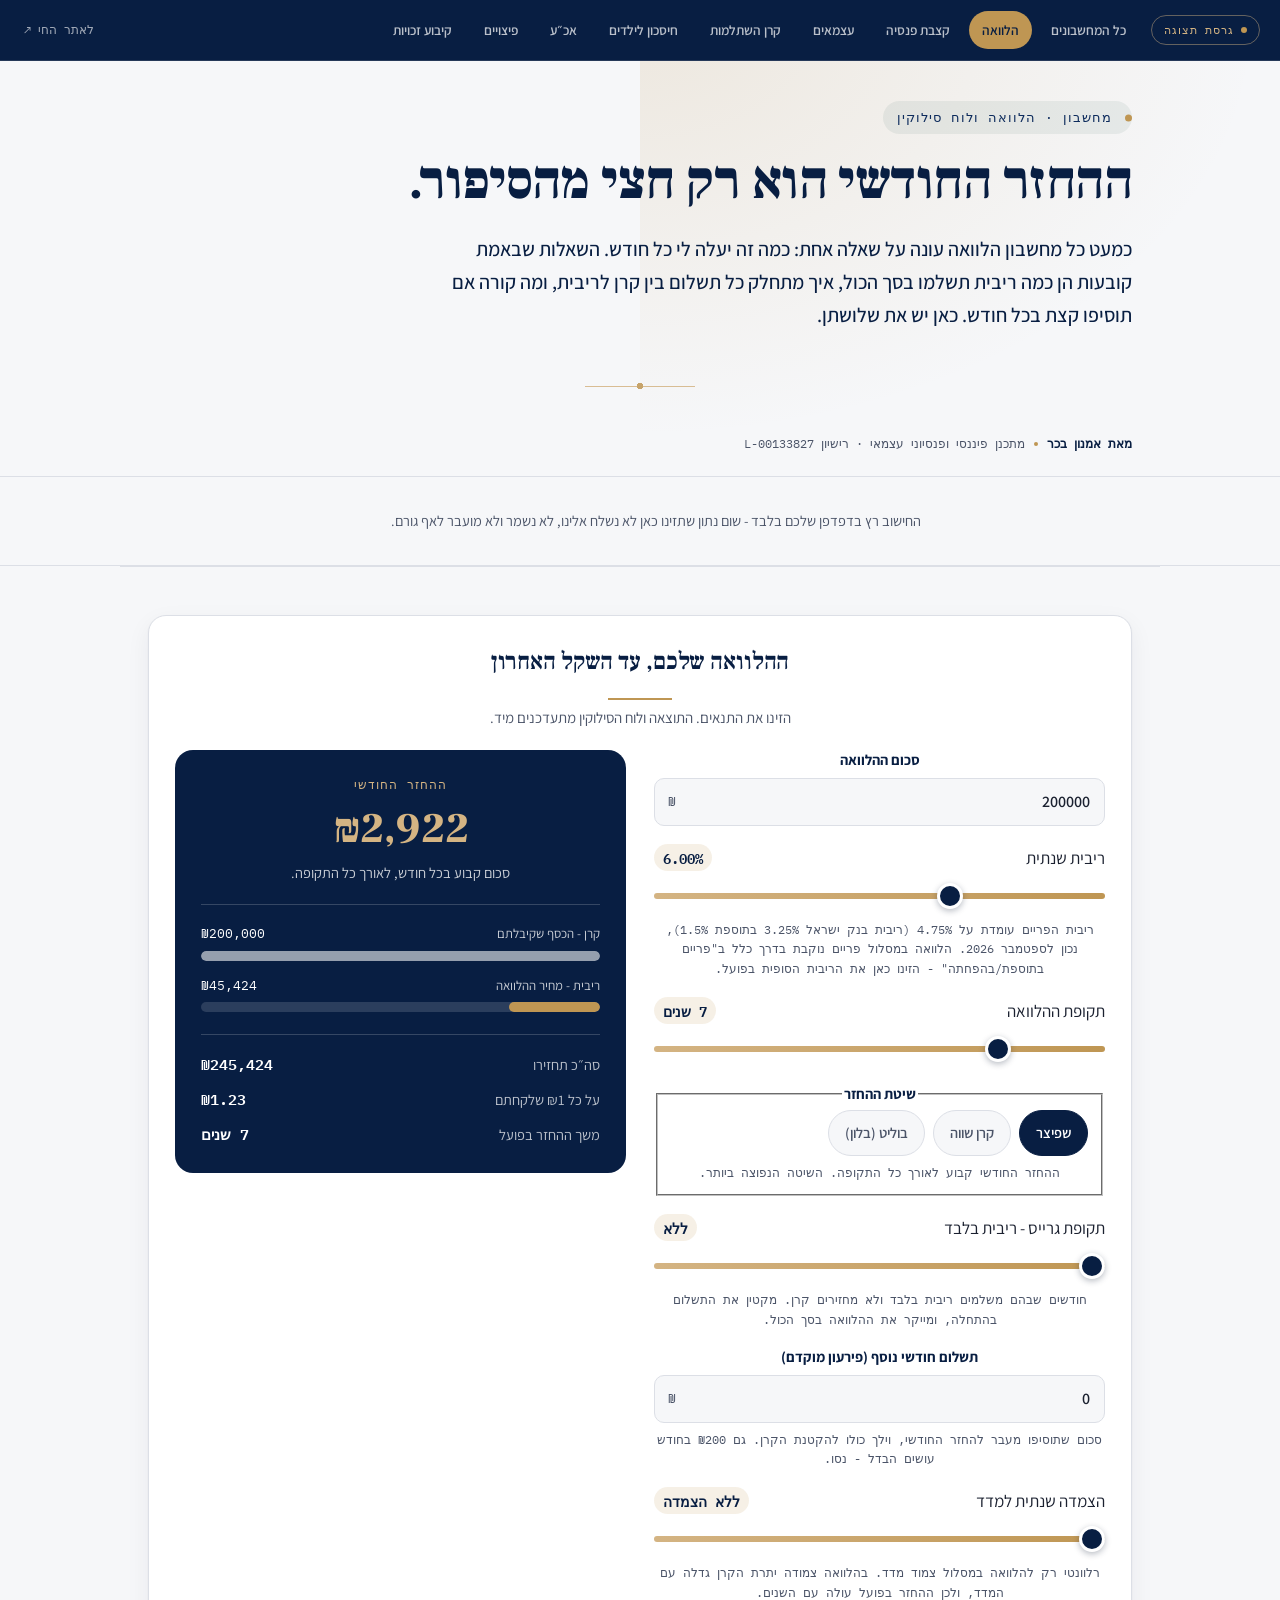
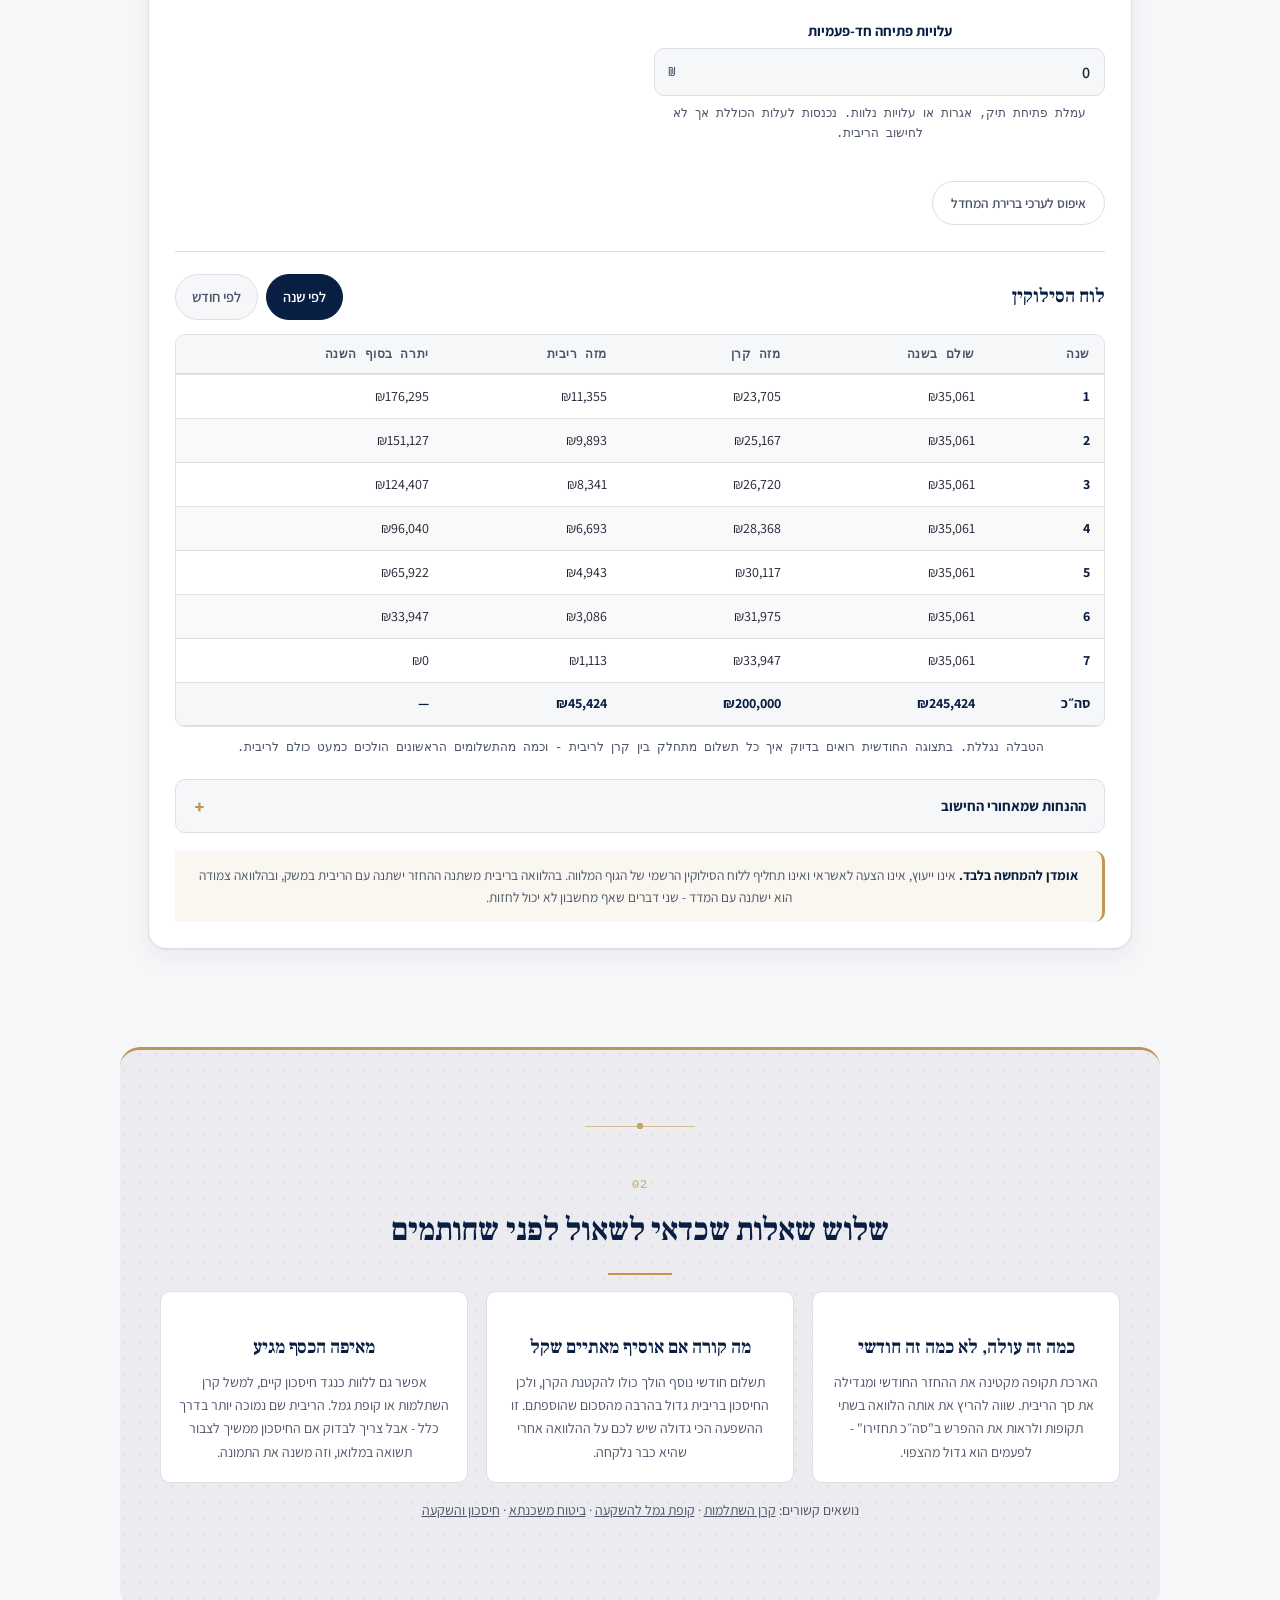
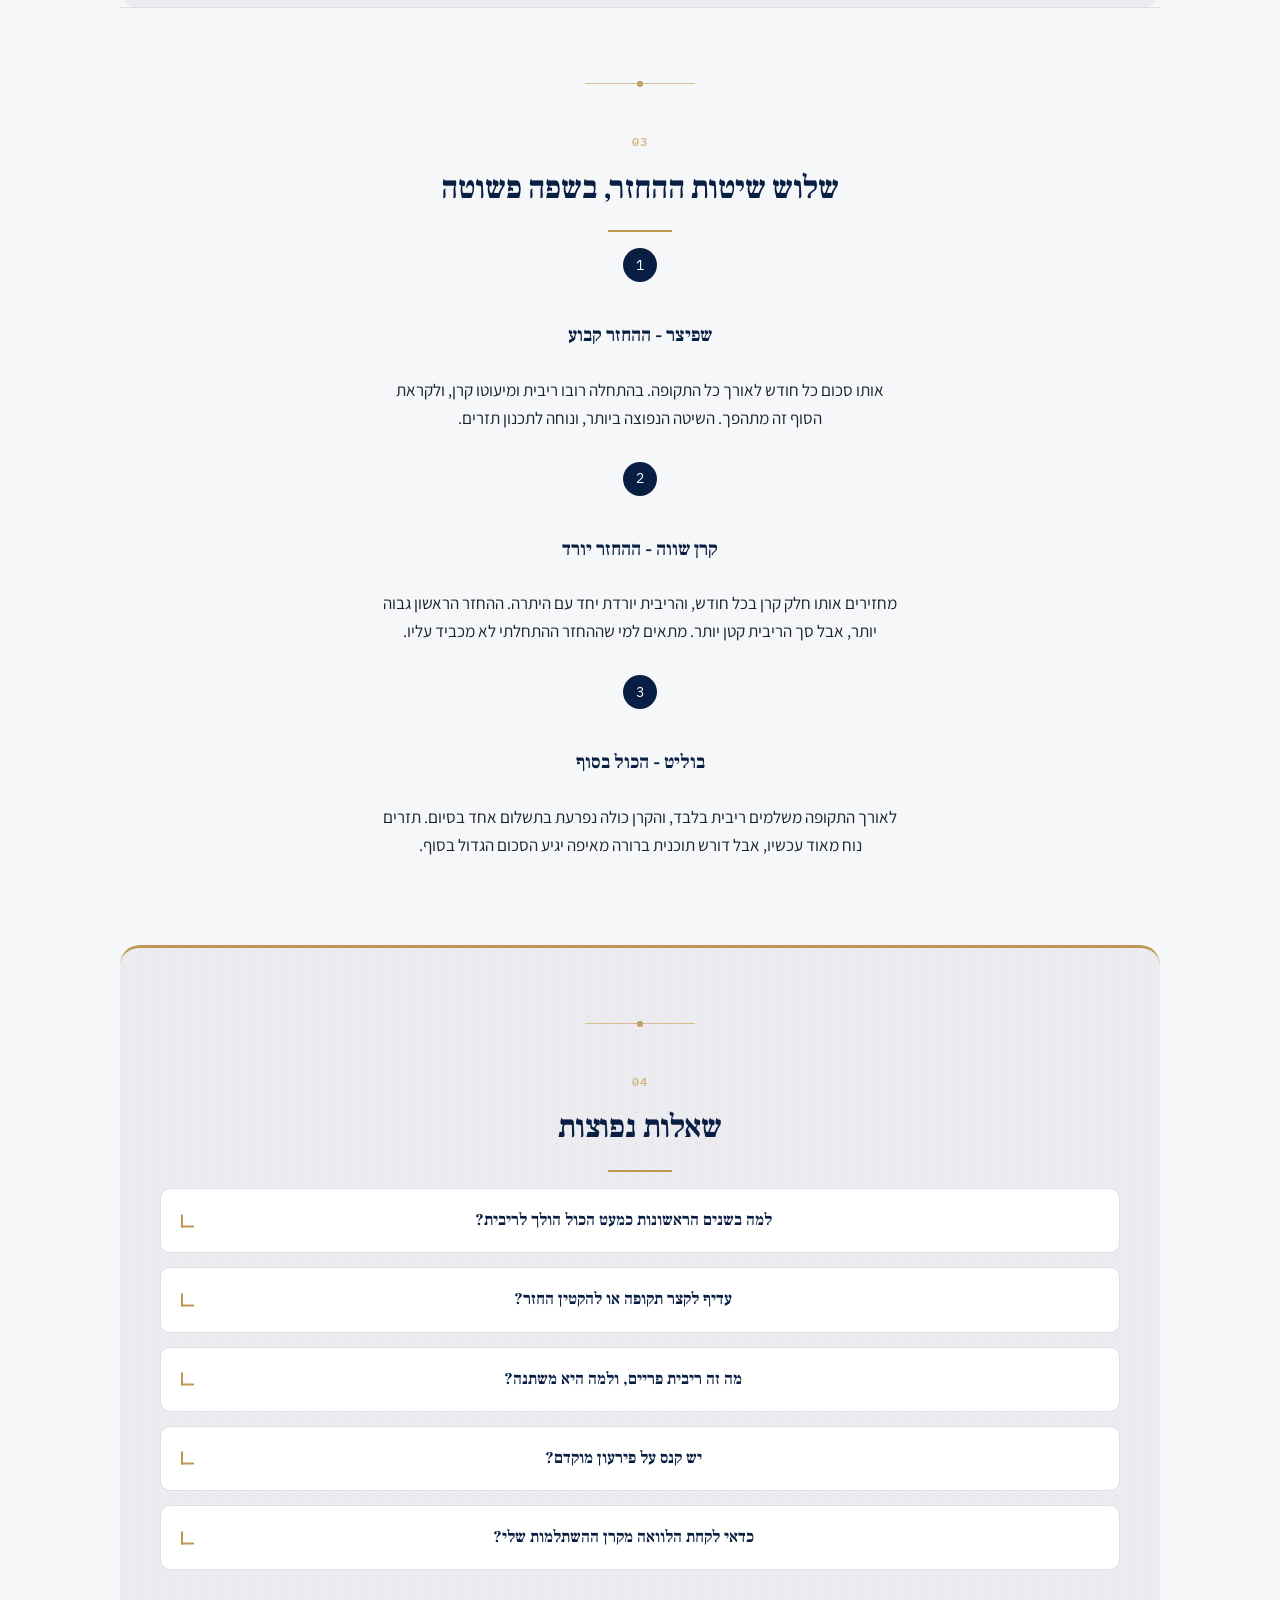
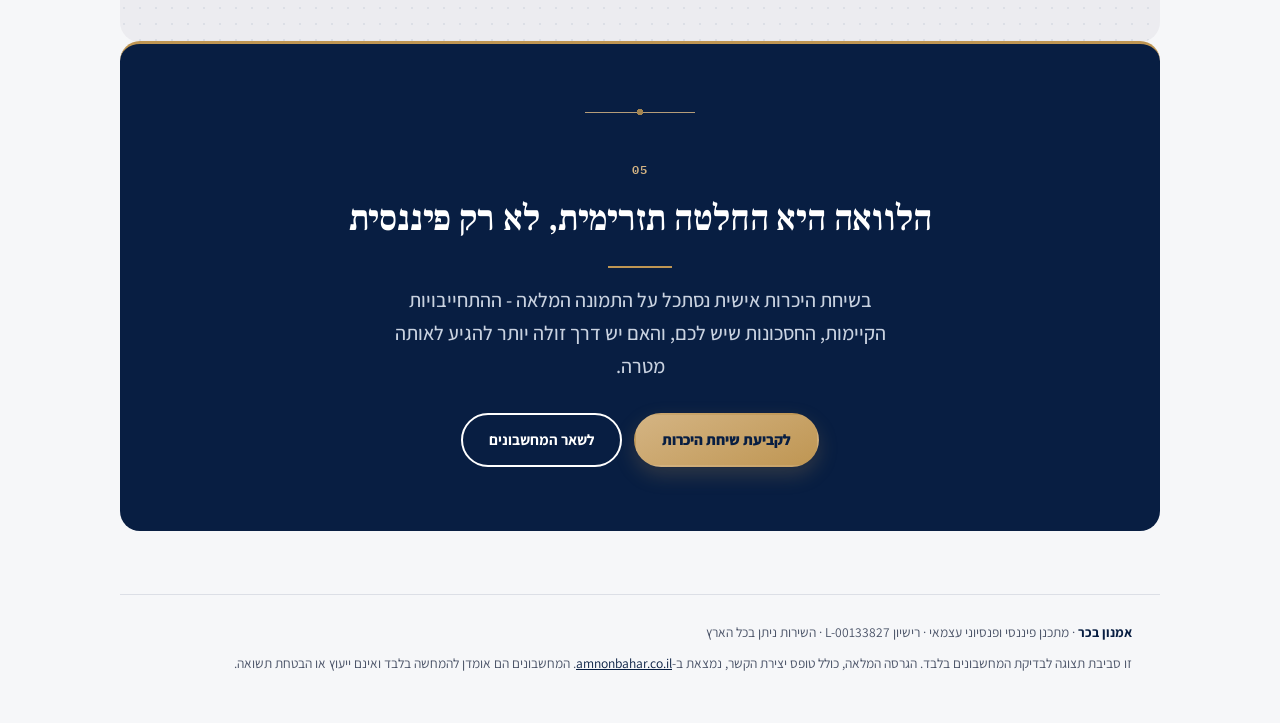
<file: halvaa.html>
<!DOCTYPE html>
<html lang="he" dir="rtl">
<head>
<meta charset="UTF-8">
<meta name="viewport" content="width=device-width, initial-scale=1">
<meta name="robots" content="noindex, nofollow">
<title>מחשבון הלוואה עם לוח סילוקין מלא · מחשבונים · אמנון בכר</title>
<meta name="description" content="מחשבון הלוואה מפורט: תשלום חודשי, סה״כ ריבית ולוח סילוקין מלא - לשפיצר, קרן שווה ובוליט, כולל תקופת גרייס, הצמדה למדד וחישוב חיסכון בפירעון מוקדם.">
<link rel="icon" href="data:image/svg+xml,<svg xmlns='http://www.w3.org/2000/svg' viewBox='0 0 64 64'><rect width='64' height='64' rx='12' fill='%23081e42'/><text x='32' y='43' font-family='Georgia,serif' font-size='30' font-weight='700' fill='%23bf9653' text-anchor='middle'>AB</text></svg>">
<link rel="preconnect" href="https://fonts.googleapis.com">
<link rel="preconnect" href="https://fonts.gstatic.com" crossorigin>
<link href="https://fonts.googleapis.com/css2?family=Frank+Ruhl+Libre:wght@400;500;700;900&family=Assistant:wght@300;400;500;600;700;800&family=IBM+Plex+Mono:wght@400;500;600&display=swap" rel="stylesheet">
<link rel="stylesheet" href="style.css">
<link rel="stylesheet" href="preview.css">
<script src="preview.js" defer></script>
<script src="calc.js"></script>
</head>
<body>
<a href="#main" class="skip-link">דילוג לתוכן הראשי</a>

<!-- ===== סרגל תצוגה זמני - לא חלק מהאתר החי ===== -->
<div class="pv-bar">
  <div class="pv-inner">
    <span class="pv-flag">גרסת תצוגה</span>
    <nav class="pv-nav" aria-label="מעבר בין מחשבונים">
      <a href="index.html">כל המחשבונים</a>
      <a href="halvaa.html" class="is-active" aria-current="page">הלוואה</a>
      <a href="pensiya.html">קצבת פנסיה</a>
      <a href="atzmaim.html">עצמאים</a>
      <a href="keren-hishtalmut.html">קרן השתלמות</a>
      <a href="yeladim.html">חיסכון לילדים</a>
      <a href="ovdan-kosher.html">אכ״ע</a>
      <a href="pitzuyim.html">פיצויים</a>
      <a href="kibua-zchuyot.html">קיבוע זכויות</a>
    </nav>
    <a class="pv-live" href="https://amnonbahar.co.il" target="_blank" rel="noopener">לאתר החי ↗</a>
  </div>
</div>

<main id="main">
<!-- ============================= HERO ============================= -->
<section class="wrap" style="padding-top:40px;">
  <span class="eyebrow">מחשבון · הלוואה ולוח סילוקין</span>
  <h1>ההחזר החודשי הוא רק חצי מהסיפור.</h1>
  <p class="lede">
    כמעט כל מחשבון הלוואה עונה על שאלה אחת: כמה זה יעלה לי כל חודש.
    השאלות שבאמת קובעות הן כמה ריבית תשלמו בסך הכול, איך מתחלק כל תשלום
    בין קרן לריבית, ומה קורה אם תוסיפו קצת בכל חודש. כאן יש את שלושתן.
  </p>
</section>

<div class="wrap">
  <p class="byline"><b>מאת אמנון בכר</b><span class="byline-dot"></span><span>מתכנן פיננסי ופנסיוני עצמאי · רישיון L-00133827</span></p>
</div>

<div class="trust-bar">
  <div class="muted">החישוב רץ בדפדפן שלכם בלבד - שום נתון שתזינו כאן לא נשלח אלינו, לא נשמר ולא מועבר לאף גורם.</div>
</div>

<!-- ============================= CALCULATOR ============================= -->
<section class="wrap" id="calc" style="padding-top:22px;">
  <div class="calc" id="loanCalc">
    <div class="calc-head">
      <h2 style="font-size:24px;">ההלוואה שלכם, עד השקל האחרון</h2>
      <p>הזינו את התנאים. התוצאה ולוח הסילוקין מתעדכנים מיד.</p>
    </div>

    <div class="calc-grid">
      <div class="calc-fields">
        <div class="calc-field">
          <label for="lnAmount">סכום ההלוואה</label>
          <span class="calc-input-wrap">
            <input class="calc-input" id="lnAmount" type="number" inputmode="numeric" min="0" step="1000" value="200000" data-in="amount">
            <span class="calc-unit">₪</span>
          </span>
        </div>

        <div class="calc-field">
          <div class="calc-slider-top">
            <label for="lnRate">ריבית שנתית</label>
            <span class="calc-slider-val" data-out="rateLabel">6.00%</span>
          </div>
          <input class="calc-range" id="lnRate" type="range" min="0" max="18" step="0.05" value="6" data-in="rate">
          <p class="calc-hint">ריבית הפריים עומדת על 4.75% (ריבית בנק ישראל 3.25% בתוספת 1.5%), נכון לספטמבר 2026. הלוואה במסלול פריים נוקבת בדרך כלל ב"פריים בתוספת/בהפחתה" - הזינו כאן את הריבית הסופית בפועל.</p>
        </div>

        <div class="calc-field">
          <div class="calc-slider-top">
            <label for="lnTerm">תקופת ההלוואה</label>
            <span class="calc-slider-val" data-out="termLabel">7 שנים</span>
          </div>
          <input class="calc-range" id="lnTerm" type="range" min="6" max="360" step="6" value="84" data-in="months">
        </div>

        <fieldset class="calc-field">
          <legend class="calc-legend">שיטת ההחזר</legend>
          <div class="calc-seg">
            <input type="radio" name="lnType" id="lnT1" value="shpitzer" checked data-in="type"><label for="lnT1">שפיצר</label>
            <input type="radio" name="lnType" id="lnT2" value="equal" data-in="type"><label for="lnT2">קרן שווה</label>
            <input type="radio" name="lnType" id="lnT3" value="bullet" data-in="type"><label for="lnT3">בוליט (בלון)</label>
          </div>
          <p class="calc-hint" data-out="typeHint"></p>
        </fieldset>

        <div class="calc-field">
          <div class="calc-slider-top">
            <label for="lnGrace">תקופת גרייס - ריבית בלבד</label>
            <span class="calc-slider-val" data-out="graceLabel">ללא</span>
          </div>
          <input class="calc-range" id="lnGrace" type="range" min="0" max="36" step="1" value="0" data-in="grace">
          <p class="calc-hint">חודשים שבהם משלמים ריבית בלבד ולא מחזירים קרן. מקטין את התשלום בהתחלה, ומייקר את ההלוואה בסך הכול.</p>
        </div>

        <div class="calc-field">
          <label for="lnExtra">תשלום חודשי נוסף (פירעון מוקדם)</label>
          <span class="calc-input-wrap">
            <input class="calc-input" id="lnExtra" type="number" inputmode="numeric" min="0" step="100" value="0" data-in="extra">
            <span class="calc-unit">₪</span>
          </span>
          <p class="calc-hint">סכום שתוסיפו מעבר להחזר החודשי, וילך כולו להקטנת הקרן. גם ₪200 בחודש עושים הבדל - נסו.</p>
        </div>

        <div class="calc-field">
          <div class="calc-slider-top">
            <label for="lnIndex">הצמדה שנתית למדד</label>
            <span class="calc-slider-val" data-out="indexLabel">ללא הצמדה</span>
          </div>
          <input class="calc-range" id="lnIndex" type="range" min="0" max="5" step="0.1" value="0" data-in="index">
          <p class="calc-hint">רלוונטי רק להלוואה במסלול צמוד מדד. בהלוואה צמודה יתרת הקרן גדלה עם המדד, ולכן ההחזר בפועל עולה עם השנים.</p>
        </div>

        <div class="calc-field">
          <label for="lnFee">עלויות פתיחה חד-פעמיות</label>
          <span class="calc-input-wrap">
            <input class="calc-input" id="lnFee" type="number" inputmode="numeric" min="0" step="50" value="0" data-in="fee">
            <span class="calc-unit">₪</span>
          </span>
          <p class="calc-hint">עמלת פתיחת תיק, אגרות או עלויות נלוות. נכנסות לעלות הכוללת אך לא לחישוב הריבית.</p>
        </div>

        <div class="calc-actions">
          <button type="button" class="calc-reset" data-calc-reset>איפוס לערכי ברירת המחדל</button>
        </div>
      </div>

      <div class="calc-out" role="status" aria-live="polite">
        <span class="calc-out-eyebrow" data-out="mainLabel">ההחזר החודשי</span>
        <p class="calc-out-value" data-out="payment">₪0</p>
        <p class="calc-out-sub" data-out="paymentSub"></p>

        <div class="calc-bars">
          <div class="calc-bar-row">
            <div class="calc-bar-top"><span>קרן - הכסף שקיבלתם</span><span class="v" data-out="principal">₪0</span></div>
            <div class="calc-bar is-alt"><span data-bar="principalPct"></span></div>
          </div>
          <div class="calc-bar-row">
            <div class="calc-bar-top"><span>ריבית - מחיר ההלוואה</span><span class="v" data-out="interest">₪0</span></div>
            <div class="calc-bar"><span data-bar="interestPct"></span></div>
          </div>
        </div>

        <ul class="calc-out-list">
          <li><span class="k">סה״כ תחזירו</span><span class="v" data-out="total">₪0</span></li>
          <li><span class="k">על כל ₪1 שלקחתם</span><span class="v" data-out="ratio">₪0</span></li>
          <li><span class="k">משך ההחזר בפועל</span><span class="v" data-out="actualTerm">—</span></li>
          <li data-show="hasBalloon"><span class="k">תשלום הבלון בסוף</span><span class="v" data-out="balloon">₪0</span></li>
          <li data-show="hasExtra"><span class="k">ריבית שנחסכה בפירעון המוקדם</span><span class="v pos" data-out="saved">₪0</span></li>
          <li data-show="hasExtra"><span class="k">קיצור התקופה</span><span class="v pos" data-out="shorter">—</span></li>
        </ul>
      </div>
    </div>

    <!-- לוח סילוקין -->
    <div class="calc-sched">
      <div class="calc-sched-head">
        <h3>לוח הסילוקין</h3>
        <fieldset style="border:0;padding:0;margin:0;">
          <legend class="calc-legend" style="position:absolute;width:1px;height:1px;overflow:hidden;clip:rect(0 0 0 0);">תצוגת הלוח</legend>
          <div class="calc-seg">
            <input type="radio" name="lnView" id="lnV1" value="year" checked data-in="view"><label for="lnV1">לפי שנה</label>
            <input type="radio" name="lnView" id="lnV2" value="month" data-in="view"><label for="lnV2">לפי חודש</label>
          </div>
        </fieldset>
      </div>
      <div class="calc-sched-wrap">
        <table class="calc-table" data-out="schedule"></table>
      </div>
      <p class="calc-hint" style="margin-top:10px;">הטבלה נגללת. בתצוגה החודשית רואים בדיוק איך כל תשלום מתחלק בין קרן לריבית - וכמה מהתשלומים הראשונים הולכים כמעט כולם לריבית.</p>
    </div>

    <details class="calc-assump">
      <summary>ההנחות שמאחורי החישוב</summary>
      <div class="calc-assump-body">
        <ul>
          <li><b>שפיצר:</b> ההחזר החודשי קבוע, ובתוכו חלק הריבית יורד וחלק הקרן עולה עם הזמן.</li>
          <li><b>קרן שווה:</b> מחזירים אותו חלק קרן בכל חודש, כך שההחזר מתחיל גבוה ויורד. סך הריבית נמוך יותר משפיצר באותם תנאים.</li>
          <li><b>בוליט (בלון):</b> משלמים ריבית בלבד לאורך התקופה, וכל הקרן נפרעת בתשלום אחד בסוף.</li>
          <li>הריבית מחושבת חודשית כריבית השנתית חלקי 12, על יתרת הקרן בפועל.</li>
          <li>בהלוואה צמודת מדד, יתרת הקרן מוצמדת מדי חודש וההחזר מחושב מחדש בהתאם - כמו בהלוואות צמודות בפועל.</li>
          <li>התשלום החודשי הנוסף, אם הזנתם, נזקף כולו להקטנת הקרן ומקצר את התקופה.</li>
          <li>לא נלקחו בחשבון עמלת פירעון מוקדם, ריבית פיגורים, ביטוחים נלווים או שינויים עתידיים בריבית משתנה.</li>
        </ul>
      </div>
    </details>

    <p class="calc-disclaimer">
      <b>אומדן להמחשה בלבד.</b> אינו ייעוץ, אינו הצעה לאשראי ואינו תחליף ללוח
      הסילוקין הרשמי של הגוף המלווה. בהלוואה בריבית משתנה ההחזר ישתנה עם הריבית
      במשק, ובהלוואה צמודה הוא ישתנה עם המדד - שני דברים שאף מחשבון לא יכול לחזות.
    </p>
  </div>
</section>

<!-- ============================= READ ============================= -->
<section class="wrap section-soft" id="read">
  <h2>שלוש שאלות שכדאי לשאול לפני שחותמים</h2>
  <div class="service-grid">
    <div class="card">
      <h3>כמה זה עולה, לא כמה זה חודשי</h3>
      <p>
        הארכת תקופה מקטינה את ההחזר החודשי ומגדילה את סך הריבית. שווה
        להריץ את אותה הלוואה בשתי תקופות ולראות את ההפרש ב"סה״כ תחזירו" -
        לפעמים הוא גדול מהצפוי.
      </p>
    </div>
    <div class="card">
      <h3>מה קורה אם אוסיף מאתיים שקל</h3>
      <p>
        תשלום חודשי נוסף הולך כולו להקטנת הקרן, ולכן החיסכון בריבית גדול
        בהרבה מהסכום שהוספתם. זו ההשפעה הכי גדולה שיש לכם על ההלוואה
        אחרי שהיא כבר נלקחה.
      </p>
    </div>
    <div class="card">
      <h3>מאיפה הכסף מגיע</h3>
      <p>
        אפשר גם ללוות כנגד חיסכון קיים, למשל קרן השתלמות או קופת גמל.
        הריבית שם נמוכה יותר בדרך כלל - אבל צריך לבדוק אם החיסכון ממשיך
        לצבור תשואה במלואו, וזה משנה את התמונה.
      </p>
    </div>
  </div>
  <p class="muted" style="margin-top:16px;font-size:14px;">
    נושאים קשורים: <a href="https://amnonbahar.co.il/kerenhish/" target="_blank" rel="noopener">קרן השתלמות</a> ·
    <a href="https://amnonbahar.co.il/gemelinvest/" target="_blank" rel="noopener">קופת גמל להשקעה</a> ·
    <a href="https://amnonbahar.co.il/mortgage/" target="_blank" rel="noopener">ביטוח משכנתא</a> ·
    <a href="https://amnonbahar.co.il/savings/" target="_blank" rel="noopener">חיסכון והשקעה</a>
  </p>
</section>

<!-- ============================= TYPES ============================= -->
<section class="wrap" id="types">
  <h2>שלוש שיטות ההחזר, בשפה פשוטה</h2>
  <ol class="steps">
    <li><h3>שפיצר - ההחזר קבוע</h3><p>אותו סכום כל חודש לאורך כל התקופה. בהתחלה רובו ריבית ומיעוטו קרן, ולקראת הסוף זה מתהפך. השיטה הנפוצה ביותר, ונוחה לתכנון תזרים.</p></li>
    <li><h3>קרן שווה - ההחזר יורד</h3><p>מחזירים אותו חלק קרן בכל חודש, והריבית יורדת יחד עם היתרה. ההחזר הראשון גבוה יותר, אבל סך הריבית קטן יותר. מתאים למי שההחזר ההתחלתי לא מכביד עליו.</p></li>
    <li><h3>בוליט - הכול בסוף</h3><p>לאורך התקופה משלמים ריבית בלבד, והקרן כולה נפרעת בתשלום אחד בסיום. תזרים נוח מאוד עכשיו, אבל דורש תוכנית ברורה מאיפה יגיע הסכום הגדול בסוף.</p></li>
  </ol>
</section>

<!-- ============================= FAQ ============================= -->
<section class="wrap section-soft" id="faq">
  <h2>שאלות נפוצות</h2>

  <details class="faq-item">
    <summary><h3>למה בשנים הראשונות כמעט הכול הולך לריבית?</h3></summary>
    <div class="faq-a"><p>
      כי הריבית מחושבת על יתרת הקרן, והיא הכי גבוהה בהתחלה. בהלוואת שפיצר
      התשלום קבוע, ולכן ככל שהריבית גדולה יותר נשאר פחות לקרן. בתצוגה
      החודשית של הלוח אפשר לראות את זה בדיוק, חודש אחר חודש.
    </p></div>
  </details>

  <details class="faq-item">
    <summary><h3>עדיף לקצר תקופה או להקטין החזר?</h3></summary>
    <div class="faq-a"><p>
      תלוי במה שמכביד עליכם יותר - התזרים החודשי או העלות הכוללת. תקופה
      קצרה יותר כמעט תמיד זולה יותר בסך הכול, אבל רק אם ההחזר הגבוה לא
      דוחף אתכם להלוואה נוספת בהמשך. זו החלטה תזרימית לפני שהיא מתמטית.
    </p></div>
  </details>

  <details class="faq-item">
    <summary><h3>מה זה ריבית פריים, ולמה היא משתנה?</h3></summary>
    <div class="faq-a"><p>
      הפריים נגזר מריבית בנק ישראל בתוספת קבועה של 1.5%. כשבנק ישראל
      מעדכן את הריבית, ההחזר בהלוואה במסלול פריים מתעדכן בהתאם - למעלה
      או למטה. לכן בהלוואה כזו כדאי לבדוק שאתם עומדים בהחזר גם בתרחיש
      של ריבית גבוהה יותר.
    </p></div>
  </details>

  <details class="faq-item">
    <summary><h3>יש קנס על פירעון מוקדם?</h3></summary>
    <div class="faq-a"><p>
      לפעמים כן. בהלוואות בריבית קבועה עשויה לחול עמלת היוון כשהריבית
      במשק ירדה מאז שלקחתם. בריבית משתנה העמלה בדרך כלל נמוכה או לא קיימת.
      המחשבון לא מתמחר את זה - שווה לברר מול הגוף המלווה לפני שפורעים.
    </p></div>
  </details>

  <details class="faq-item">
    <summary><h3>כדאי לקחת הלוואה מקרן ההשתלמות שלי?</h3></summary>
    <div class="faq-a"><p>
      לפעמים זו אפשרות משתלמת, בעיקר בגלל הריבית. השאלה שצריך לשאול היא
      מה קורה לחיסכון עצמו בזמן ההלוואה - האם הוא ממשיך לצבור תשואה
      במלואו, ומה קורה אם לא תעמדו בהחזר. כדאי לבדוק את זה מול התיק
      הספציפי שלכם ולא באופן כללי.
    </p></div>
  </details>
</section>

<!-- ============================= CLOSING ============================= -->
<section class="wrap section-soft" id="contact">
  <h2>הלוואה היא החלטה תזרימית, לא רק פיננסית</h2>
  <p class="lede">
    בשיחת היכרות אישית נסתכל על התמונה המלאה - ההתחייבויות הקיימות,
    החסכונות שיש לכם, והאם יש דרך זולה יותר להגיע לאותה מטרה.
  </p>
  <div class="cta-row">
    <a href="https://wa.me/972544909201" class="btn btn-primary" target="_blank" rel="noopener">לקביעת שיחת היכרות</a>
    <a href="index.html" class="btn btn-secondary">לשאר המחשבונים</a>
  </div>
</section>

<script>
(function () {
  var HINTS = {
    shpitzer: 'ההחזר החודשי קבוע לאורך כל התקופה. השיטה הנפוצה ביותר.',
    equal: 'מחזירים אותו חלק קרן בכל חודש, כך שההחזר מתחיל גבוה ויורד בהדרגה.',
    bullet: 'משלמים ריבית בלבד, וכל הקרן נפרעת בתשלום אחד בסוף התקופה.'
  };

  function termText(m) {
    m = Math.round(m);
    var y = Math.floor(m / 12), r = m % 12, p = [];
    if (y === 1) p.push('שנה'); else if (y === 2) p.push('שנתיים'); else if (y > 2) p.push(y + ' שנים');
    if (r === 1) p.push('חודש'); else if (r === 2) p.push('חודשיים'); else if (r > 2) p.push(r + ' חודשים');
    if (p.length < 2) return p[0] || '0 חודשים';
    return p[0] + ' ו' + (/^[0-9]/.test(p[1]) ? '-' : '') + p[1];
  }

  /* מנוע לוח הסילוקין.
     ההחזר החודשי מחושב פעם אחת מהתנאים המקוריים ונשאר קבוע - כך שתשלום
     נוסף מקצר את התקופה, כמו בפירעון מוקדם אמיתי, במקום להקטין את ההחזר.
     בהלוואה צמודה ההחזר וגם יתרת הקרן גדלים יחד לפי מקדם המדד המצטבר. */
  function build(v, extra) {
    var r = v.rate / 100 / 12;
    var idx = v.index > 0 ? Math.pow(1 + v.index / 100, 1 / 12) - 1 : 0;
    var amount = Math.max(0, v.amount);
    var n = Math.round(v.months);
    var grace = Math.min(Math.round(v.grace), Math.max(0, n - 1));
    var payMonths = Math.max(1, n - grace);
    var basePay = (r === 0) ? amount / payMonths
                            : amount * r / (1 - Math.pow(1 + r, -payMonths));
    var basePrincipal = amount / payMonths;

    var bal = amount, factor = 1;
    var rows = [], totalInterest = 0, totalPaid = 0, balloon = 0, first = 0;
    var m = 0, guard = 0;

    while (bal > 0.5 && guard++ < 1200) {
      m++;
      if (idx) { bal *= (1 + idx); factor *= (1 + idx); }
      var interest = bal * r;
      var principal = 0;

      if (m <= grace) {
        principal = 0;
      } else if (v.type === 'bullet') {
        principal = (m >= n) ? bal : 0;
      } else if (v.type === 'equal') {
        principal = basePrincipal * factor;
      } else {
        principal = basePay * factor - interest;
      }
      if (principal < 0) principal = 0;
      if (extra && m > grace) principal += extra;
      if (principal > bal) principal = bal;

      var payment = principal + interest;
      bal -= principal;
      totalInterest += interest;
      totalPaid += payment;
      if (m === 1) first = payment;
      if (v.type === 'bullet' && m >= n) balloon = payment;
      rows.push({ m: m, payment: payment, principal: principal, interest: interest, bal: bal });
      if (m >= n && bal <= 0.5) break;
      if (m >= n && v.type === 'bullet') break;
    }
    return { rows: rows, totalInterest: totalInterest, totalPaid: totalPaid,
             months: rows.length, first: first, balloon: balloon };
  }

  function table(rows, byYear) {
    var head, body = '', foot;
    if (byYear) {
      head = '<thead><tr><th>שנה</th><th>שולם בשנה</th><th>מזה קרן</th><th>מזה ריבית</th><th>יתרה בסוף השנה</th></tr></thead>';
      var y = {}, order = [];
      rows.forEach(function (row) {
        var yr = Math.ceil(row.m / 12);
        if (!y[yr]) { y[yr] = { p: 0, i: 0, t: 0, bal: 0 }; order.push(yr); }
        y[yr].p += row.principal; y[yr].i += row.interest; y[yr].t += row.payment; y[yr].bal = row.bal;
      });
      order.forEach(function (yr) {
        var d = y[yr];
        body += '<tr><td>' + yr + '</td><td>' + AB.money(d.t) + '</td><td>' + AB.money(d.p) +
                '</td><td>' + AB.money(d.i) + '</td><td>' + AB.money(d.bal) + '</td></tr>';
      });
    } else {
      head = '<thead><tr><th>חודש</th><th>תשלום</th><th>קרן</th><th>ריבית</th><th>יתרה</th></tr></thead>';
      rows.forEach(function (row) {
        body += '<tr><td>' + row.m + '</td><td>' + AB.money(row.payment) + '</td><td>' + AB.money(row.principal) +
                '</td><td>' + AB.money(row.interest) + '</td><td>' + AB.money(row.bal) + '</td></tr>';
      });
    }
    var tp = rows.reduce(function (s, x) { return s + x.payment; }, 0);
    var ti = rows.reduce(function (s, x) { return s + x.interest; }, 0);
    var tk = rows.reduce(function (s, x) { return s + x.principal; }, 0);
    foot = '<tfoot><tr><td>סה״כ</td><td>' + AB.money(tp) + '</td><td>' + AB.money(tk) +
           '</td><td>' + AB.money(ti) + '</td><td>—</td></tr></tfoot>';
    return head + '<tbody>' + body + '</tbody>' + foot;
  }

  AB.init('#loanCalc', function (v) {
    var extra = Math.max(0, v.extra);
    var base = build(v, 0);
    var res = extra > 0 ? build(v, extra) : base;
    var fee = Math.max(0, v.fee);
    var totalWithFee = res.totalPaid + fee;
    var maxBar = Math.max(v.amount, res.totalInterest, 1);

    var mainLabel, payment, sub;
    if (v.type === 'bullet') {
      mainLabel = 'תשלום חודשי - ריבית בלבד';
      payment = AB.money(res.rows.length ? res.rows[0].interest : 0);
      sub = 'ובסוף התקופה נפרעת כל הקרן בתשלום אחד של ' + AB.money(res.balloon) + '.';
    } else if (v.type === 'equal') {
      mainLabel = 'ההחזר החודשי הראשון';
      payment = AB.money(res.first);
      var last = res.rows.length ? res.rows[res.rows.length - 1].payment : 0;
      sub = 'ההחזר יורד בהדרגה, עד ' + AB.money(last) + ' בתשלום האחרון.';
    } else {
      mainLabel = 'ההחזר החודשי';
      payment = AB.money(res.first);
      sub = v.grace > 0
        ? 'בתקופת הגרייס משלמים ריבית בלבד, ואחריה ההחזר עולה לרמה קבועה.'
        : 'סכום קבוע בכל חודש, לאורך כל התקופה.';
    }

    return {
      rateLabel: AB.pct(v.rate, 2),
      termLabel: termText(v.months),
      graceLabel: v.grace > 0 ? termText(v.grace) : 'ללא',
      indexLabel: v.index > 0 ? AB.pct(v.index) + ' בשנה' : 'ללא הצמדה',
      typeHint: HINTS[v.type] || '',
      mainLabel: mainLabel,
      payment: payment,
      paymentSub: sub,
      principal: AB.money(v.amount),
      interest: AB.money(res.totalInterest),
      principalPct: (v.amount / maxBar) * 100,
      interestPct: (res.totalInterest / maxBar) * 100,
      total: AB.money(totalWithFee),
      ratio: v.amount > 0 ? '₪' + (totalWithFee / v.amount).toFixed(2) : '—',
      actualTerm: termText(res.months),
      hasBalloon: v.type === 'bullet',
      balloon: AB.money(res.balloon),
      hasExtra: extra > 0,
      saved: AB.money(Math.max(0, base.totalInterest - res.totalInterest)),
      shorter: base.months > res.months ? termText(base.months - res.months) : 'ללא שינוי',
      schedule: { html: table(res.rows, v.view === 'year') }
    };
  });
})();
</script>
</main>

<footer class="pv-foot">
  <p><b>אמנון בכר</b> · מתכנן פיננסי ופנסיוני עצמאי · רישיון L-00133827 · השירות ניתן בכל הארץ</p>
  <p>זו סביבת תצוגה לבדיקת המחשבונים בלבד. הגרסה המלאה, כולל טופס יצירת הקשר,
     נמצאת ב-<a href="https://amnonbahar.co.il/machshevonim/" target="_blank" rel="noopener">amnonbahar.co.il</a>.
     המחשבונים הם אומדן להמחשה בלבד ואינם ייעוץ או הבטחת תשואה.</p>
</footer>
</body>
</html>
</file>
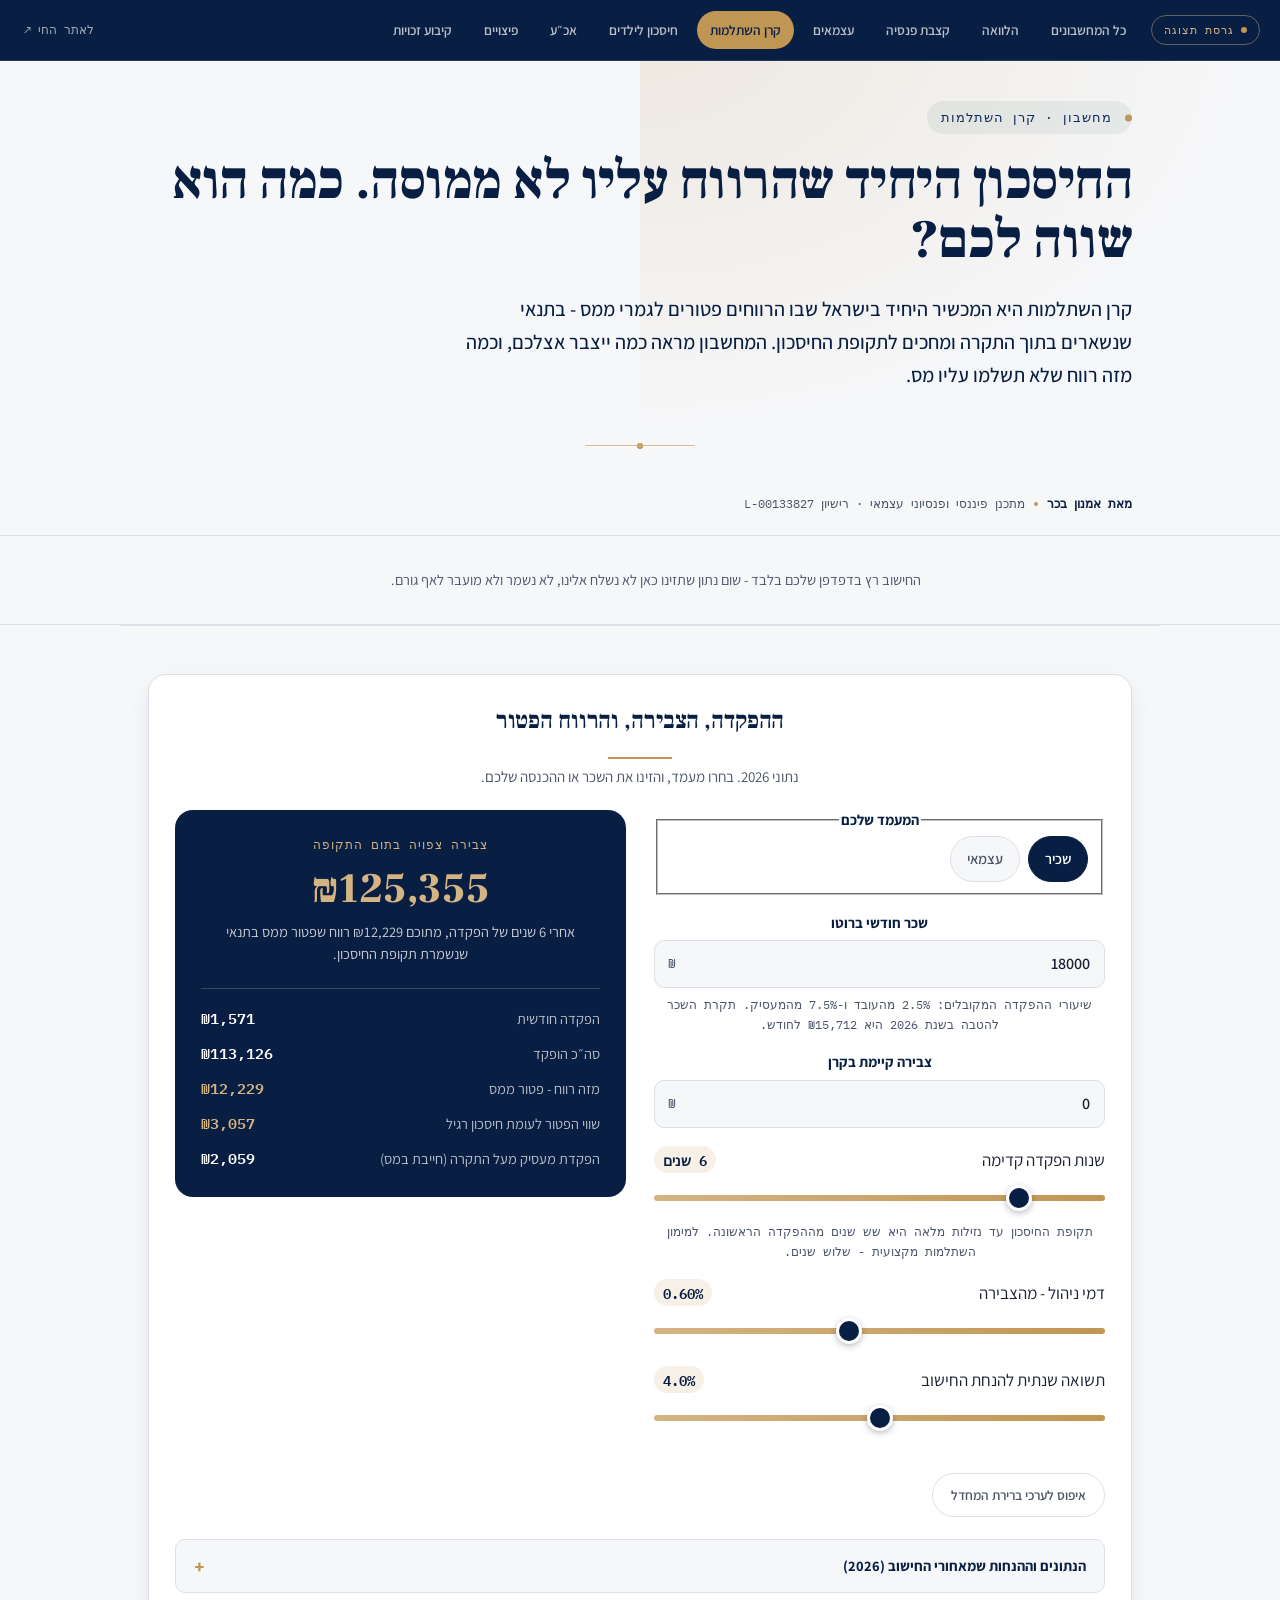
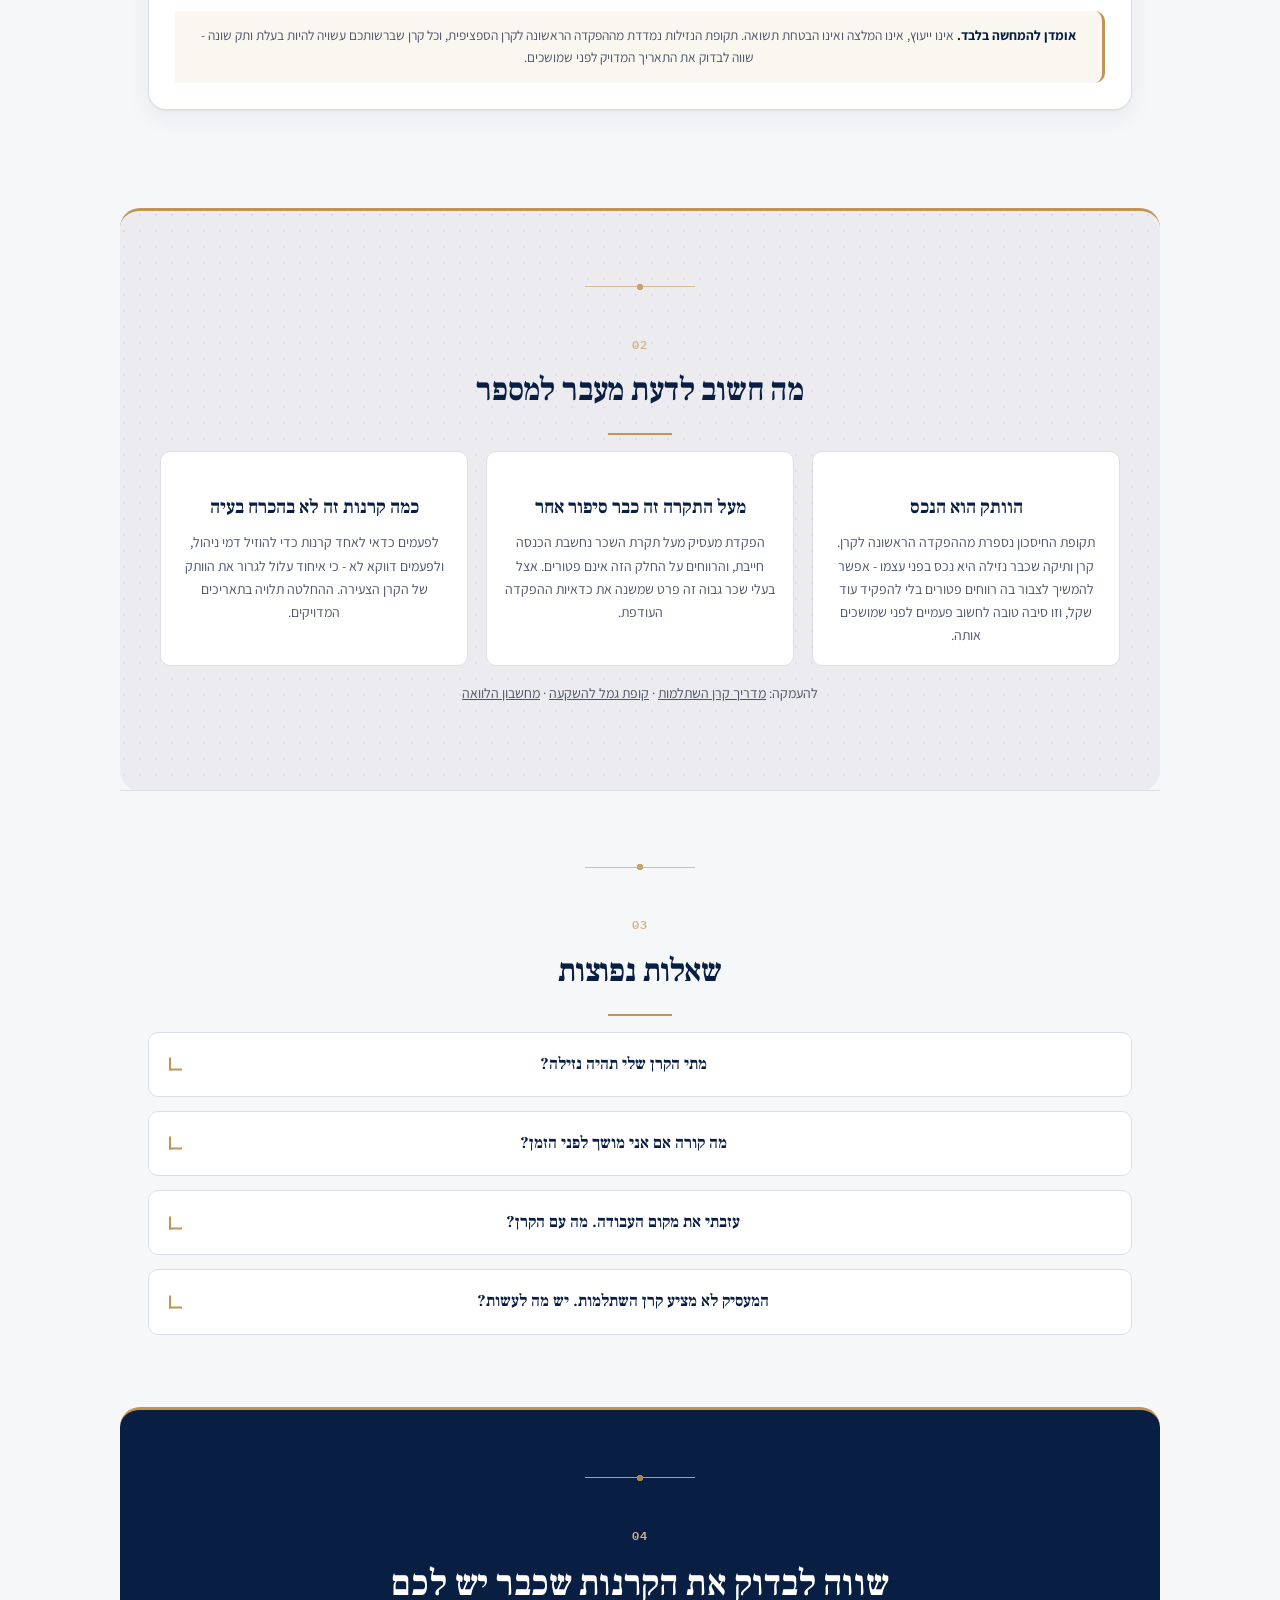
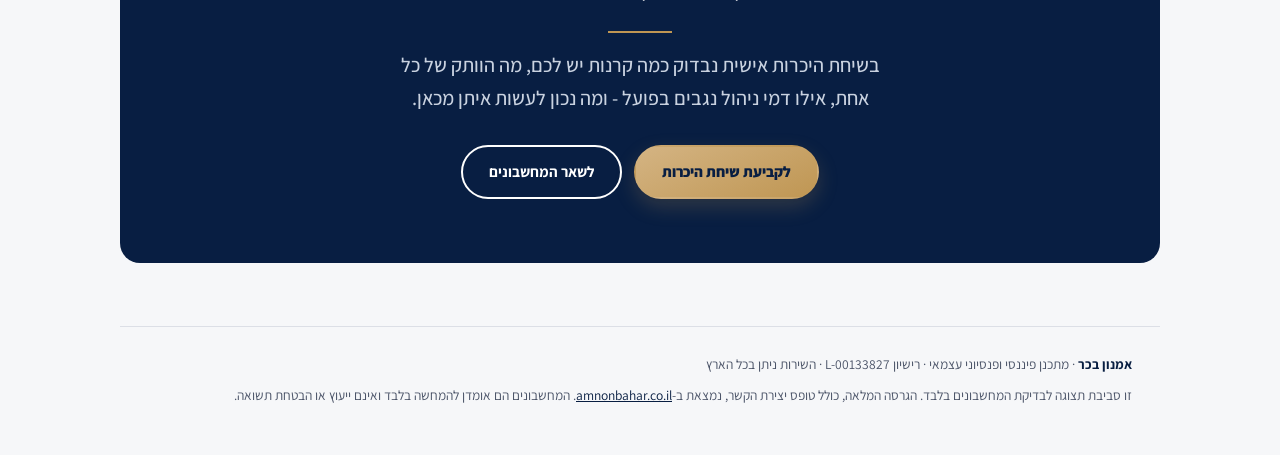
<file: keren-hishtalmut.html>
<!DOCTYPE html>
<html lang="he" dir="rtl">
<head>
<meta charset="UTF-8">
<meta name="viewport" content="width=device-width, initial-scale=1">
<meta name="robots" content="noindex, nofollow">
<title>מחשבון קרן השתלמות – הפקדה וצבירה · מחשבונים · אמנון בכר</title>
<meta name="description" content="מחשבון קרן השתלמות 2026 לשכירים ולעצמאים: כמה נצבר עד הנזילות, מה הרווח שפטור ממס, מהי תקרת ההפקדה המוטבת, ומתי הקרן שלכם הופכת נזילה.">
<link rel="icon" href="data:image/svg+xml,<svg xmlns='http://www.w3.org/2000/svg' viewBox='0 0 64 64'><rect width='64' height='64' rx='12' fill='%23081e42'/><text x='32' y='43' font-family='Georgia,serif' font-size='30' font-weight='700' fill='%23bf9653' text-anchor='middle'>AB</text></svg>">
<link rel="preconnect" href="https://fonts.googleapis.com">
<link rel="preconnect" href="https://fonts.gstatic.com" crossorigin>
<link href="https://fonts.googleapis.com/css2?family=Frank+Ruhl+Libre:wght@400;500;700;900&family=Assistant:wght@300;400;500;600;700;800&family=IBM+Plex+Mono:wght@400;500;600&display=swap" rel="stylesheet">
<link rel="stylesheet" href="style.css">
<link rel="stylesheet" href="preview.css">
<script src="preview.js" defer></script>
<script src="calc.js"></script>
</head>
<body>
<a href="#main" class="skip-link">דילוג לתוכן הראשי</a>

<!-- ===== סרגל תצוגה זמני - לא חלק מהאתר החי ===== -->
<div class="pv-bar">
  <div class="pv-inner">
    <span class="pv-flag">גרסת תצוגה</span>
    <nav class="pv-nav" aria-label="מעבר בין מחשבונים">
      <a href="index.html">כל המחשבונים</a>
      <a href="halvaa.html">הלוואה</a>
      <a href="pensiya.html">קצבת פנסיה</a>
      <a href="atzmaim.html">עצמאים</a>
      <a href="keren-hishtalmut.html" class="is-active" aria-current="page">קרן השתלמות</a>
      <a href="yeladim.html">חיסכון לילדים</a>
      <a href="ovdan-kosher.html">אכ״ע</a>
      <a href="pitzuyim.html">פיצויים</a>
      <a href="kibua-zchuyot.html">קיבוע זכויות</a>
    </nav>
    <a class="pv-live" href="https://amnonbahar.co.il" target="_blank" rel="noopener">לאתר החי ↗</a>
  </div>
</div>

<main id="main">
<!-- ============================= HERO ============================= -->
<section class="wrap" style="padding-top:40px;">
  <span class="eyebrow">מחשבון · קרן השתלמות</span>
  <h1>החיסכון היחיד שהרווח עליו לא ממוסה. כמה הוא שווה לכם?</h1>
  <p class="lede">
    קרן השתלמות היא המכשיר היחיד בישראל שבו הרווחים פטורים לגמרי ממס -
    בתנאי שנשארים בתוך התקרה ומחכים לתקופת החיסכון. המחשבון מראה כמה
    ייצבר אצלכם, וכמה מזה רווח שלא תשלמו עליו מס.
  </p>
</section>

<div class="wrap">
  <p class="byline"><b>מאת אמנון בכר</b><span class="byline-dot"></span><span>מתכנן פיננסי ופנסיוני עצמאי · רישיון L-00133827</span></p>
</div>

<div class="trust-bar">
  <div class="muted">החישוב רץ בדפדפן שלכם בלבד - שום נתון שתזינו כאן לא נשלח אלינו, לא נשמר ולא מועבר לאף גורם.</div>
</div>

<!-- ============================= CALCULATOR ============================= -->
<section class="wrap" id="calc" style="padding-top:22px;">
  <div class="calc" id="hishCalc">
    <div class="calc-head">
      <h2 style="font-size:24px;">ההפקדה, הצבירה, והרווח הפטור</h2>
      <p>נתוני 2026. בחרו מעמד, והזינו את השכר או ההכנסה שלכם.</p>
    </div>

    <div class="calc-grid">
      <div class="calc-fields">
        <fieldset class="calc-field">
          <legend class="calc-legend">המעמד שלכם</legend>
          <div class="calc-seg">
            <input type="radio" name="hcMode" id="hcEmp" value="emp" checked data-in="mode"><label for="hcEmp">שכיר</label>
            <input type="radio" name="hcMode" id="hcSelf" value="self" data-in="mode"><label for="hcSelf">עצמאי</label>
          </div>
        </fieldset>

        <div class="calc-field" data-show="isEmp">
          <label for="hcSalary">שכר חודשי ברוטו</label>
          <span class="calc-input-wrap">
            <input class="calc-input" id="hcSalary" type="number" inputmode="numeric" min="0" step="500" value="18000" data-in="salary">
            <span class="calc-unit">₪</span>
          </span>
          <p class="calc-hint">שיעורי ההפקדה המקובלים: 2.5% מהעובד ו-7.5% מהמעסיק. תקרת השכר להטבה בשנת 2026 היא ₪15,712 לחודש.</p>
        </div>

        <div class="calc-field" data-show="isSelf">
          <label for="hcIncome">הכנסה שנתית חייבת</label>
          <span class="calc-input-wrap">
            <input class="calc-input" id="hcIncome" type="number" inputmode="numeric" min="0" step="5000" value="300000" data-in="income">
            <span class="calc-unit">₪</span>
          </span>
          <p class="calc-hint">עצמאי רשאי לנכות עד 4.5% מההכנסה, עד תקרת הכנסה של ₪293,397 בשנה.</p>
        </div>

        <fieldset class="calc-field" data-show="isSelf">
          <legend class="calc-legend">שיעור המס השולי שלכם</legend>
          <div class="calc-seg">
            <input type="radio" name="hcTax" id="hcTax14" value="14" data-in="tax"><label for="hcTax14">14%</label>
            <input type="radio" name="hcTax" id="hcTax20" value="20" data-in="tax"><label for="hcTax20">20%</label>
            <input type="radio" name="hcTax" id="hcTax31" value="31" checked data-in="tax"><label for="hcTax31">31%</label>
            <input type="radio" name="hcTax" id="hcTax35" value="35" data-in="tax"><label for="hcTax35">35%</label>
            <input type="radio" name="hcTax" id="hcTax47" value="47" data-in="tax"><label for="hcTax47">47%</label>
          </div>
        </fieldset>

        <div class="calc-field">
          <label for="hcBal">צבירה קיימת בקרן</label>
          <span class="calc-input-wrap">
            <input class="calc-input" id="hcBal" type="number" inputmode="numeric" min="0" step="1000" value="0" data-in="bal">
            <span class="calc-unit">₪</span>
          </span>
        </div>

        <div class="calc-field">
          <div class="calc-slider-top">
            <label for="hcYears">שנות הפקדה קדימה</label>
            <span class="calc-slider-val" data-out="yearsLabel">6 שנים</span>
          </div>
          <input class="calc-range" id="hcYears" type="range" min="1" max="30" step="1" value="6" data-in="yrs">
          <p class="calc-hint">תקופת החיסכון עד נזילות מלאה היא שש שנים מההפקדה הראשונה. למימון השתלמות מקצועית - שלוש שנים.</p>
        </div>

        <div class="calc-field">
          <div class="calc-slider-top">
            <label for="hcFee">דמי ניהול - מהצבירה</label>
            <span class="calc-slider-val" data-out="feeLabel">0.60%</span>
          </div>
          <input class="calc-range" id="hcFee" type="range" min="0" max="1.05" step="0.01" value="0.6" data-in="fee">
        </div>

        <div class="calc-field">
          <div class="calc-slider-top">
            <label for="hcReturn">תשואה שנתית להנחת החישוב</label>
            <span class="calc-slider-val" data-out="returnLabel">4.0%</span>
          </div>
          <input class="calc-range" id="hcReturn" type="range" min="0" max="8" step="0.1" value="4" data-in="ret">
        </div>

        <div class="calc-actions">
          <button type="button" class="calc-reset" data-calc-reset>איפוס לערכי ברירת המחדל</button>
        </div>
      </div>

      <div class="calc-out" role="status" aria-live="polite">
        <span class="calc-out-eyebrow">צבירה צפויה בתום התקופה</span>
        <p class="calc-out-value" data-out="total">₪0</p>
        <p class="calc-out-sub" data-out="totalSub"></p>

        <ul class="calc-out-list">
          <li><span class="k">הפקדה חודשית</span><span class="v" data-out="monthly">₪0</span></li>
          <li><span class="k">סה״כ הופקד</span><span class="v" data-out="deposited">₪0</span></li>
          <li><span class="k">מזה רווח - פטור ממס</span><span class="v pos" data-out="profit">₪0</span></li>
          <li><span class="k">שווי הפטור לעומת חיסכון רגיל</span><span class="v pos" data-out="taxSaved">₪0</span></li>
          <li data-show="isSelf"><span class="k">חיסכון שנתי במס מהניכוי</span><span class="v pos" data-out="dedSave">₪0</span></li>
          <li data-show="overCeil"><span class="k">הפקדת מעסיק מעל התקרה (חייבת במס)</span><span class="v" data-out="over">₪0</span></li>
          <li data-show="hasHeadroom"><span class="k">מרווח נוסף עד תקרת הרווח הפטור</span><span class="v pos" data-out="headroom">₪0</span></li>
        </ul>
      </div>
    </div>

    <details class="calc-assump">
      <summary>הנתונים וההנחות שמאחורי החישוב (2026)</summary>
      <div class="calc-assump-body">
        <ul>
          <li><b>שכיר:</b> 2.5% מהעובד ו-7.5% מהמעסיק, עד תקרת שכר של ₪15,712 לחודש. הפקדת מעסיק מעל התקרה נחשבת הכנסה חייבת אצל העובד, ורווחיה אינם פטורים.</li>
          <li><b>עצמאי:</b> ניכוי של עד 4.5% מההכנסה, עד תקרת הכנסה של ₪293,397 בשנה (ניכוי מרבי של כ-₪13,203). תקרת ההפקדה שהרווחים עליה פטורים ממס עומדת על ₪20,566 בשנה.</li>
          <li><b>שווי הפטור</b> מחושב כמס רווחי הון של 25% על הרווח הריאלי, שהיה משולם באפיק חיסכון רגיל. זו השוואה מפשטת - במציאות המס מחושב על הרווח הריאלי בלבד.</li>
          <li>ההפקדה נשמרת קבועה לאורך התקופה, והתשואה שנתית אחידה לפני דמי ניהול.</li>
          <li>הסכומים והתקרות מתעדכנים מדי שנה. הערכים כאן נכונים לשנת המס 2026.</li>
        </ul>
      </div>
    </details>

    <p class="calc-disclaimer">
      <b>אומדן להמחשה בלבד.</b> אינו ייעוץ, אינו המלצה ואינו הבטחת תשואה.
      תקופת הנזילות נמדדת מההפקדה הראשונה לקרן הספציפית, וכל קרן שברשותכם
      עשויה להיות בעלת ותק שונה - שווה לבדוק את התאריך המדויק לפני שמושכים.
    </p>
  </div>
</section>

<!-- ============================= READ ============================= -->
<section class="wrap section-soft" id="read">
  <h2>מה חשוב לדעת מעבר למספר</h2>
  <div class="service-grid">
    <div class="card">
      <h3>הוותק הוא הנכס</h3>
      <p>
        תקופת החיסכון נספרת מההפקדה הראשונה לקרן. קרן ותיקה שכבר נזילה
        היא נכס בפני עצמו - אפשר להמשיך לצבור בה רווחים פטורים בלי להפקיד
        עוד שקל, וזו סיבה טובה לחשוב פעמיים לפני שמושכים אותה.
      </p>
    </div>
    <div class="card">
      <h3>מעל התקרה זה כבר סיפור אחר</h3>
      <p>
        הפקדת מעסיק מעל תקרת השכר נחשבת הכנסה חייבת, והרווחים על החלק
        הזה אינם פטורים. אצל בעלי שכר גבוה זה פרט שמשנה את כדאיות ההפקדה
        העודפת.
      </p>
    </div>
    <div class="card">
      <h3>כמה קרנות זה לא בהכרח בעיה</h3>
      <p>
        לפעמים כדאי לאחד קרנות כדי להוזיל דמי ניהול, ולפעמים דווקא לא -
        כי איחוד עלול לגרור את הוותק של הקרן הצעירה. ההחלטה תלויה בתאריכים
        המדויקים.
      </p>
    </div>
  </div>
  <p class="muted" style="margin-top:16px;font-size:14px;">
    להעמקה: <a href="https://amnonbahar.co.il/kerenhish/" target="_blank" rel="noopener">מדריך קרן השתלמות</a> ·
    <a href="https://amnonbahar.co.il/gemelinvest/" target="_blank" rel="noopener">קופת גמל להשקעה</a> ·
    <a href="halvaa.html">מחשבון הלוואה</a>
  </p>
</section>

<!-- ============================= FAQ ============================= -->
<section class="wrap" id="faq">
  <h2>שאלות נפוצות</h2>

  <details class="faq-item">
    <summary><h3>מתי הקרן שלי תהיה נזילה?</h3></summary>
    <div class="faq-a"><p>
      שש שנים מההפקדה הראשונה לקרן, ושלוש שנים אם המשיכה נועדה למימון
      השתלמות מקצועית. התאריך המדויק מופיע בדוח שלכם, וכדאי לבדוק אותו
      בקרן הספציפית ולא להסתמך על הזיכרון.
    </p></div>
  </details>

  <details class="faq-item">
    <summary><h3>מה קורה אם אני מושך לפני הזמן?</h3></summary>
    <div class="faq-a"><p>
      משיכה מוקדמת מחויבת במס - ולא רק על הרווחים. גם החלק שהופקד עלול
      להתחייב במס לפי מדרגת המס שלכם. זו בדיוק הסיבה לבדוק לפני שמושכים.
    </p></div>
  </details>

  <details class="faq-item">
    <summary><h3>עזבתי את מקום העבודה. מה עם הקרן?</h3></summary>
    <div class="faq-a"><p>
      הכסף נשאר שלכם, עם הוותק המקורי שלו, גם בלי הפקדות חדשות. אין חובה
      למשוך, והרווחים ממשיכים לצבור בפטור.
    </p></div>
  </details>

  <details class="faq-item">
    <summary><h3>המעסיק לא מציע קרן השתלמות. יש מה לעשות?</h3></summary>
    <div class="faq-a"><p>
      קרן השתלמות לשכירים אינה חובה חוקית, אבל היא רכיב שכר לכל דבר ואפשר
      לבקש אותה. בינתיים, אפשר לבחון אפיקים אחרים שמתאימים למטרה דומה.
    </p></div>
  </details>
</section>

<!-- ============================= CLOSING ============================= -->
<section class="wrap section-soft" id="contact">
  <h2>שווה לבדוק את הקרנות שכבר יש לכם</h2>
  <p class="lede">
    בשיחת היכרות אישית נבדוק כמה קרנות יש לכם, מה הוותק של כל אחת, אילו
    דמי ניהול נגבים בפועל - ומה נכון לעשות איתן מכאן.
  </p>
  <div class="cta-row">
    <a href="https://wa.me/972544909201" class="btn btn-primary" target="_blank" rel="noopener">לקביעת שיחת היכרות</a>
    <a href="index.html" class="btn btn-secondary">לשאר המחשבונים</a>
  </div>
</section>

<script>
AB.init('#hishCalc', function (v) {
  var SAL_CEIL = 15712;      /* תקרת שכר חודשית לקרן השתלמות, 2026 */
  var SELF_CEIL = 293397;    /* תקרת הכנסה שנתית לניכוי לעצמאי, 2026 */
  var BENEFIT_CEIL = 20566;  /* תקרת הפקדה שנתית שהרווחים עליה פטורים, 2026 */
  var isEmp = v.mode === 'emp';

  var monthly, over = 0, dedSave = 0, headroom = 0;
  if (isEmp) {
    var base = Math.min(v.salary, SAL_CEIL);
    monthly = base * 0.10;
    over = Math.max(0, (v.salary - SAL_CEIL) * 0.075) * 12;
  } else {
    var eligible = Math.min(v.income, SELF_CEIL);
    var annual = eligible * 0.045;
    monthly = annual / 12;
    dedSave = annual * (v.tax / 100);
    headroom = Math.max(0, BENEFIT_CEIL - annual);
  }

  var res = AB.accumulate({ initial: v.bal, monthly: monthly, years: v.yrs,
                            annualReturn: v.ret, feeOnBalance: v.fee, feeOnDeposit: 0 });
  var profit = Math.max(0, res.balance - res.deposits - v.bal);

  return {
    isEmp: isEmp,
    isSelf: !isEmp,
    overCeil: over > 1,
    hasHeadroom: !isEmp && headroom > 1,
    yearsLabel: AB.years(v.yrs),
    feeLabel: AB.pct(v.fee, 2),
    returnLabel: AB.pct(v.ret),
    total: AB.money(res.balance),
    totalSub: 'אחרי ' + AB.years(v.yrs) + ' של הפקדה, מתוכם ' + AB.money(profit) +
              ' רווח שפטור ממס בתנאי שנשמרת תקופת החיסכון.',
    monthly: AB.money(monthly),
    deposited: AB.money(res.deposits + v.bal),
    profit: AB.money(profit),
    taxSaved: AB.money(profit * 0.25),
    dedSave: AB.money(dedSave),
    over: AB.money(over),
    headroom: AB.money(headroom)
  };
});
</script>
</main>

<footer class="pv-foot">
  <p><b>אמנון בכר</b> · מתכנן פיננסי ופנסיוני עצמאי · רישיון L-00133827 · השירות ניתן בכל הארץ</p>
  <p>זו סביבת תצוגה לבדיקת המחשבונים בלבד. הגרסה המלאה, כולל טופס יצירת הקשר,
     נמצאת ב-<a href="https://amnonbahar.co.il/machshevonim/" target="_blank" rel="noopener">amnonbahar.co.il</a>.
     המחשבונים הם אומדן להמחשה בלבד ואינם ייעוץ או הבטחת תשואה.</p>
</footer>
</body>
</html>
</file>
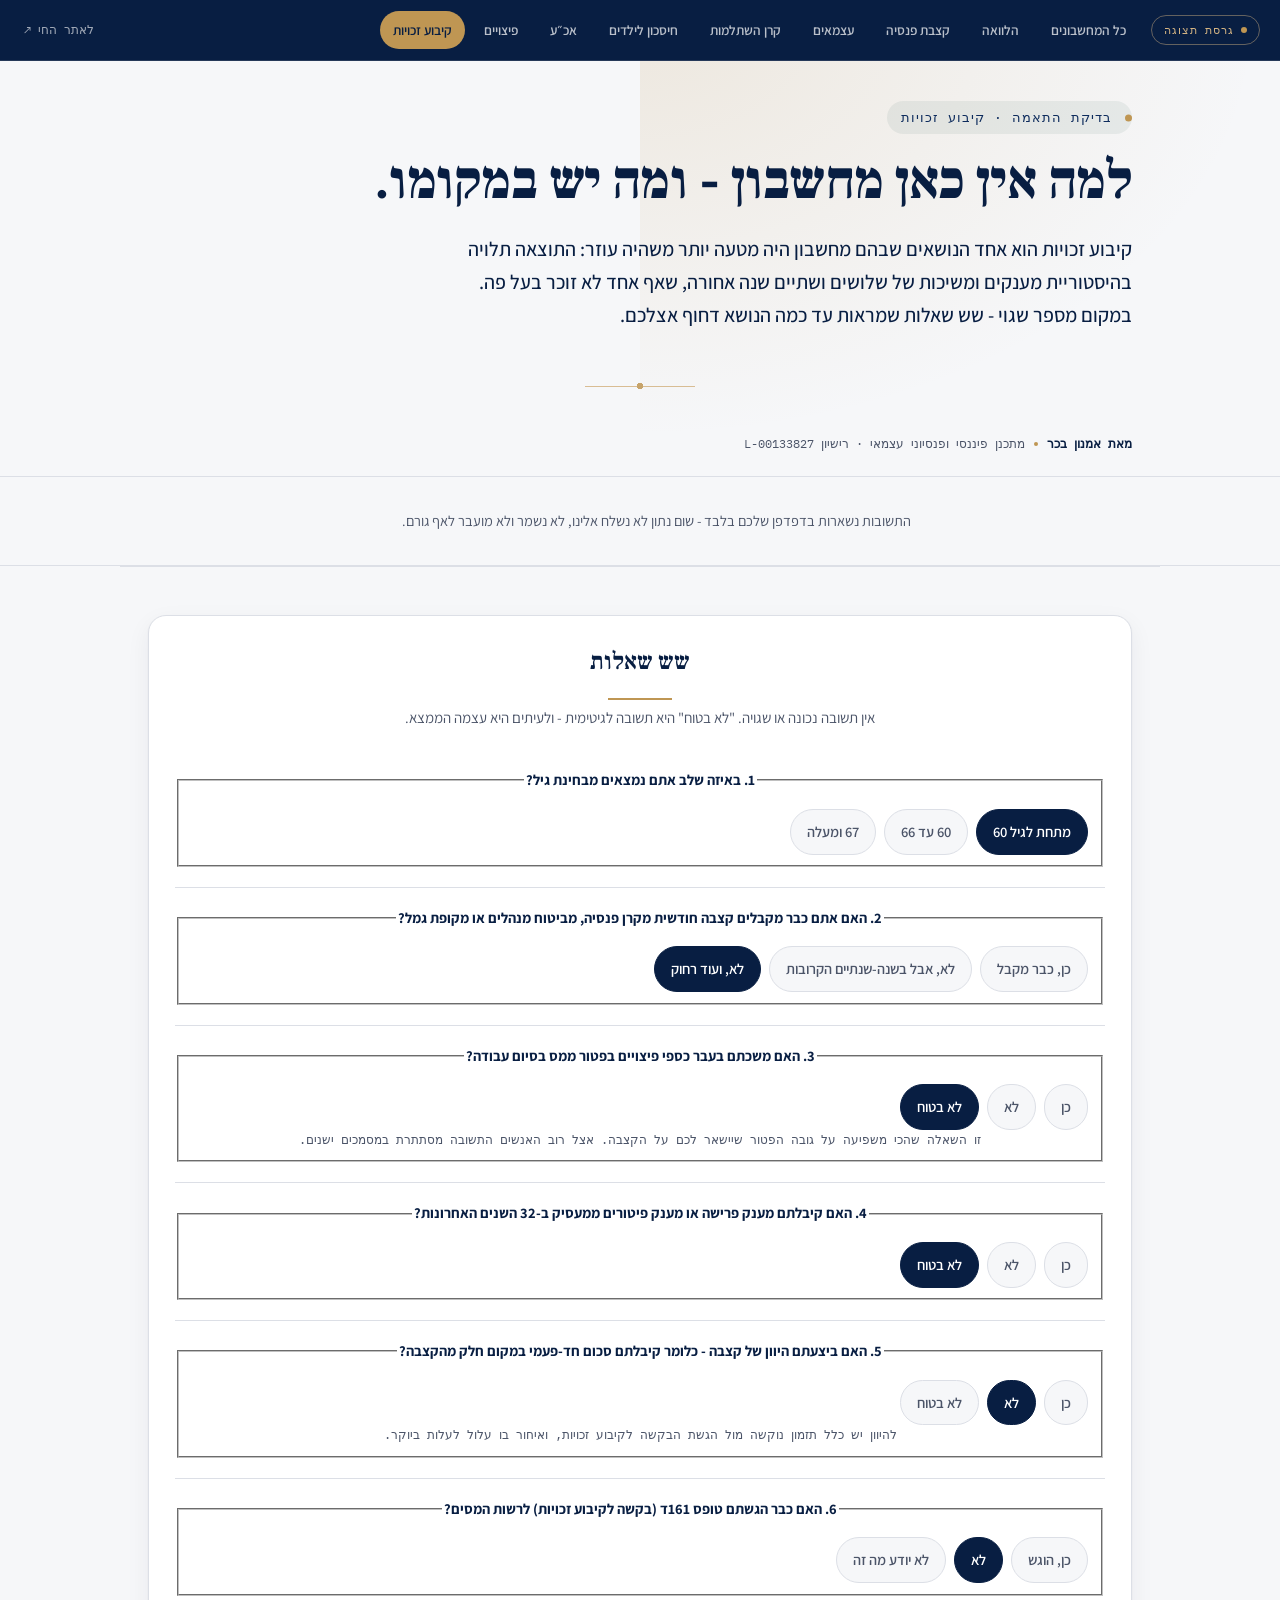
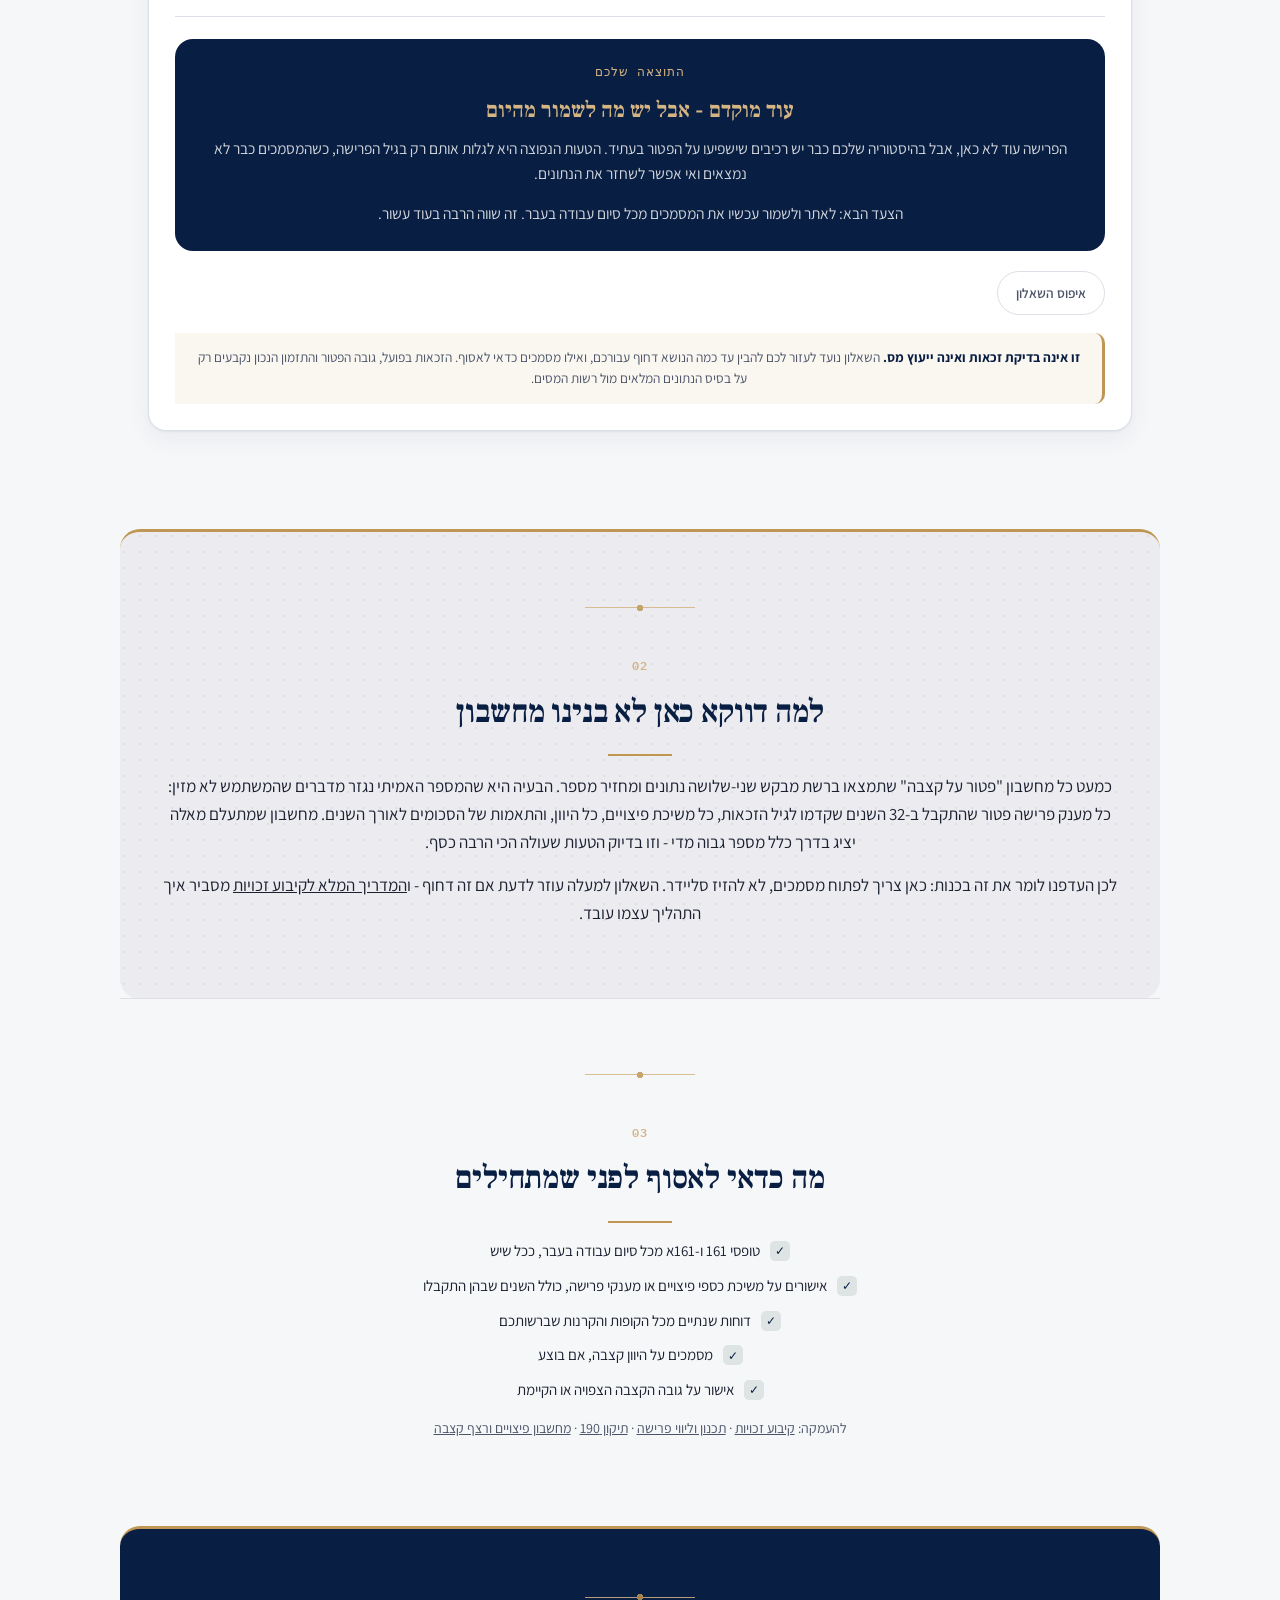
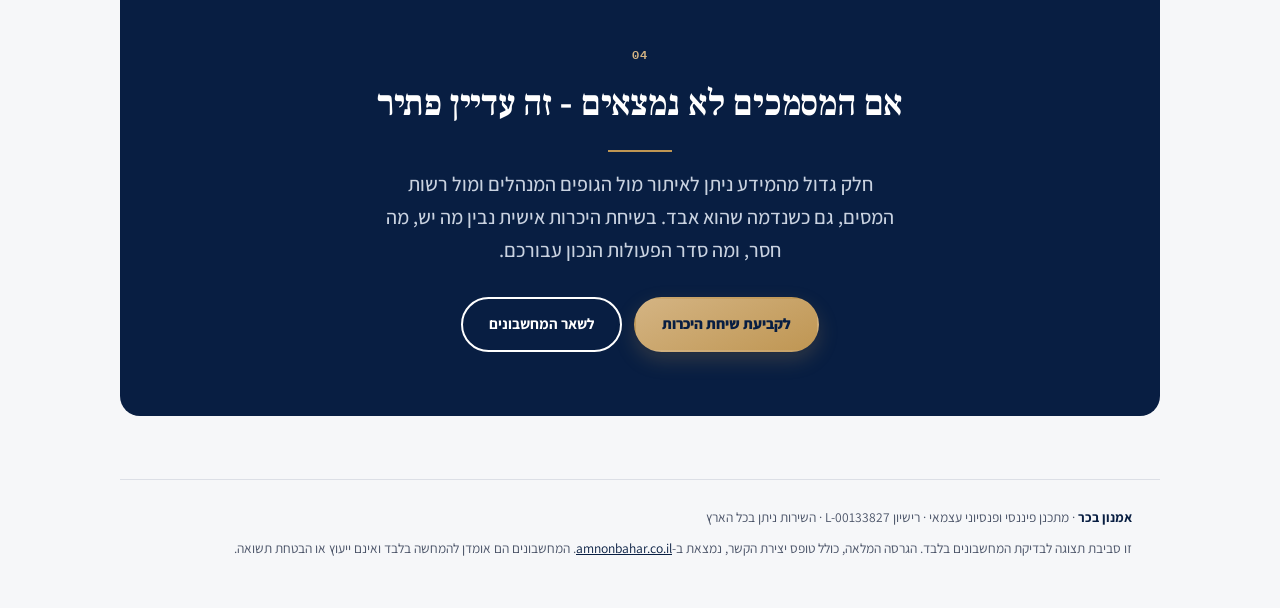
<file: kibua-zchuyot.html>
<!DOCTYPE html>
<html lang="he" dir="rtl">
<head>
<meta charset="UTF-8">
<meta name="viewport" content="width=device-width, initial-scale=1">
<meta name="robots" content="noindex, nofollow">
<title>בדיקת התאמה – קיבוע זכויות ופטור · מחשבונים · אמנון בכר</title>
<meta name="description" content="שאלון קצר שבודק עד כמה קיבוע הזכויות רלוונטי לכם עכשיו: גיל, קצבה, משיכות פיצויים בעבר, מענקי פרישה והיוון - ומה כדאי לעשות בשלב הבא.">
<link rel="icon" href="data:image/svg+xml,<svg xmlns='http://www.w3.org/2000/svg' viewBox='0 0 64 64'><rect width='64' height='64' rx='12' fill='%23081e42'/><text x='32' y='43' font-family='Georgia,serif' font-size='30' font-weight='700' fill='%23bf9653' text-anchor='middle'>AB</text></svg>">
<link rel="preconnect" href="https://fonts.googleapis.com">
<link rel="preconnect" href="https://fonts.gstatic.com" crossorigin>
<link href="https://fonts.googleapis.com/css2?family=Frank+Ruhl+Libre:wght@400;500;700;900&family=Assistant:wght@300;400;500;600;700;800&family=IBM+Plex+Mono:wght@400;500;600&display=swap" rel="stylesheet">
<link rel="stylesheet" href="style.css">
<link rel="stylesheet" href="preview.css">
<script src="preview.js" defer></script>
<script src="calc.js"></script>
</head>
<body>
<a href="#main" class="skip-link">דילוג לתוכן הראשי</a>

<!-- ===== סרגל תצוגה זמני - לא חלק מהאתר החי ===== -->
<div class="pv-bar">
  <div class="pv-inner">
    <span class="pv-flag">גרסת תצוגה</span>
    <nav class="pv-nav" aria-label="מעבר בין מחשבונים">
      <a href="index.html">כל המחשבונים</a>
      <a href="halvaa.html">הלוואה</a>
      <a href="pensiya.html">קצבת פנסיה</a>
      <a href="atzmaim.html">עצמאים</a>
      <a href="keren-hishtalmut.html">קרן השתלמות</a>
      <a href="yeladim.html">חיסכון לילדים</a>
      <a href="ovdan-kosher.html">אכ״ע</a>
      <a href="pitzuyim.html">פיצויים</a>
      <a href="kibua-zchuyot.html" class="is-active" aria-current="page">קיבוע זכויות</a>
    </nav>
    <a class="pv-live" href="https://amnonbahar.co.il" target="_blank" rel="noopener">לאתר החי ↗</a>
  </div>
</div>

<main id="main">
<!-- ============================= HERO ============================= -->
<section class="wrap" style="padding-top:40px;">
  <span class="eyebrow">בדיקת התאמה · קיבוע זכויות</span>
  <h1>למה אין כאן מחשבון - ומה יש במקומו.</h1>
  <p class="lede">
    קיבוע זכויות הוא אחד הנושאים שבהם מחשבון היה מטעה יותר משהיה עוזר:
    התוצאה תלויה בהיסטוריית מענקים ומשיכות של שלושים ושתיים שנה אחורה,
    שאף אחד לא זוכר בעל פה. במקום מספר שגוי - שש שאלות שמראות עד כמה
    הנושא דחוף אצלכם.
  </p>
</section>

<div class="wrap">
  <p class="byline"><b>מאת אמנון בכר</b><span class="byline-dot"></span><span>מתכנן פיננסי ופנסיוני עצמאי · רישיון L-00133827</span></p>
</div>

<div class="trust-bar">
  <div class="muted">התשובות נשארות בדפדפן שלכם בלבד - שום נתון לא נשלח אלינו, לא נשמר ולא מועבר לאף גורם.</div>
</div>

<!-- ============================= QUIZ ============================= -->
<section class="wrap" id="quiz" style="padding-top:22px;">
  <div class="calc" id="kibuaQuiz">
    <div class="calc-head">
      <h2 style="font-size:24px;">שש שאלות</h2>
      <p>אין תשובה נכונה או שגויה. "לא בטוח" היא תשובה לגיטימית - ולעיתים היא עצמה הממצא.</p>
    </div>

    <div class="quiz-q">
      <fieldset>
        <legend class="calc-legend">1. באיזה שלב אתם נמצאים מבחינת גיל?</legend>
        <div class="calc-seg">
          <input type="radio" name="q1" id="q1a" value="0" checked data-in="q1"><label for="q1a">מתחת לגיל 60</label>
          <input type="radio" name="q1" id="q1b" value="2" data-in="q1"><label for="q1b">60 עד 66</label>
          <input type="radio" name="q1" id="q1c" value="3" data-in="q1"><label for="q1c">67 ומעלה</label>
        </div>
      </fieldset>
    </div>

    <div class="quiz-q">
      <fieldset>
        <legend class="calc-legend">2. האם אתם כבר מקבלים קצבה חודשית מקרן פנסיה, מביטוח מנהלים או מקופת גמל?</legend>
        <div class="calc-seg">
          <input type="radio" name="q2" id="q2a" value="3" data-in="q2"><label for="q2a">כן, כבר מקבל</label>
          <input type="radio" name="q2" id="q2b" value="2" data-in="q2"><label for="q2b">לא, אבל בשנה-שנתיים הקרובות</label>
          <input type="radio" name="q2" id="q2c" value="0" checked data-in="q2"><label for="q2c">לא, ועוד רחוק</label>
        </div>
      </fieldset>
    </div>

    <div class="quiz-q">
      <fieldset>
        <legend class="calc-legend">3. האם משכתם בעבר כספי פיצויים בפטור ממס בסיום עבודה?</legend>
        <div class="calc-seg">
          <input type="radio" name="q3" id="q3a" value="3" data-in="q3"><label for="q3a">כן</label>
          <input type="radio" name="q3" id="q3b" value="0" data-in="q3"><label for="q3b">לא</label>
          <input type="radio" name="q3" id="q3c" value="3" checked data-in="q3"><label for="q3c">לא בטוח</label>
        </div>
        <p class="calc-hint">זו השאלה שהכי משפיעה על גובה הפטור שיישאר לכם על הקצבה. אצל רוב האנשים התשובה מסתתרת במסמכים ישנים.</p>
      </fieldset>
    </div>

    <div class="quiz-q">
      <fieldset>
        <legend class="calc-legend">4. האם קיבלתם מענק פרישה או מענק פיטורים ממעסיק ב-32 השנים האחרונות?</legend>
        <div class="calc-seg">
          <input type="radio" name="q4" id="q4a" value="3" data-in="q4"><label for="q4a">כן</label>
          <input type="radio" name="q4" id="q4b" value="0" data-in="q4"><label for="q4b">לא</label>
          <input type="radio" name="q4" id="q4c" value="2" checked data-in="q4"><label for="q4c">לא בטוח</label>
        </div>
      </fieldset>
    </div>

    <div class="quiz-q">
      <fieldset>
        <legend class="calc-legend">5. האם ביצעתם היוון של קצבה - כלומר קיבלתם סכום חד-פעמי במקום חלק מהקצבה?</legend>
        <div class="calc-seg">
          <input type="radio" name="q5" id="q5a" value="3" data-in="q5"><label for="q5a">כן</label>
          <input type="radio" name="q5" id="q5b" value="0" checked data-in="q5"><label for="q5b">לא</label>
          <input type="radio" name="q5" id="q5c" value="2" data-in="q5"><label for="q5c">לא בטוח</label>
        </div>
        <p class="calc-hint">להיוון יש כלל תזמון נוקשה מול הגשת הבקשה לקיבוע זכויות, ואיחור בו עלול לעלות ביוקר.</p>
      </fieldset>
    </div>

    <div class="quiz-q">
      <fieldset>
        <legend class="calc-legend">6. האם כבר הגשתם טופס 161ד (בקשה לקיבוע זכויות) לרשות המסים?</legend>
        <div class="calc-seg">
          <input type="radio" name="q6" id="q6a" value="0" data-in="q6"><label for="q6a">כן, הוגש</label>
          <input type="radio" name="q6" id="q6b" value="3" checked data-in="q6"><label for="q6b">לא</label>
          <input type="radio" name="q6" id="q6c" value="3" data-in="q6"><label for="q6c">לא יודע מה זה</label>
        </div>
      </fieldset>
    </div>

    <div class="quiz-result" role="status" aria-live="polite" style="margin-top:22px;">
      <span class="calc-out-eyebrow">התוצאה שלכם</span>
      <h3 data-out="title">—</h3>
      <p data-out="body"></p>
      <p data-out="next"></p>
    </div>

    <div class="calc-actions">
      <button type="button" class="calc-reset" data-calc-reset>איפוס השאלון</button>
    </div>

    <p class="calc-disclaimer">
      <b>זו אינה בדיקת זכאות ואינה ייעוץ מס.</b> השאלון נועד לעזור לכם להבין
      עד כמה הנושא דחוף עבורכם, ואילו מסמכים כדאי לאסוף. הזכאות בפועל,
      גובה הפטור והתזמון הנכון נקבעים רק על בסיס הנתונים המלאים מול רשות המסים.
    </p>
  </div>
</section>

<!-- ============================= WHY ============================= -->
<section class="wrap section-soft" id="why">
  <h2>למה דווקא כאן לא בנינו מחשבון</h2>
  <p>
    כמעט כל מחשבון "פטור על קצבה" שתמצאו ברשת מבקש שני-שלושה נתונים ומחזיר
    מספר. הבעיה היא שהמספר האמיתי נגזר מדברים שהמשתמש לא מזין: כל מענק פרישה
    פטור שהתקבל ב-32 השנים שקדמו לגיל הזכאות, כל משיכת פיצויים, כל היוון,
    והתאמות של הסכומים לאורך השנים. מחשבון שמתעלם מאלה יציג בדרך כלל מספר
    גבוה מדי - וזו בדיוק הטעות שעולה הכי הרבה כסף.
  </p>
  <p style="margin:0;">
    לכן העדפנו לומר את זה בכנות: כאן צריך לפתוח מסמכים, לא להזיז סליידר.
    השאלון למעלה עוזר לדעת אם זה דחוף - ו<a href="https://amnonbahar.co.il/kibua/" target="_blank" rel="noopener">המדריך המלא לקיבוע זכויות</a>
    מסביר איך התהליך עצמו עובד.
  </p>
</section>

<!-- ============================= PREP ============================= -->
<section class="wrap" id="prep">
  <h2>מה כדאי לאסוף לפני שמתחילים</h2>
  <ul class="checklist">
    <li>טופסי 161 ו-161א מכל סיום עבודה בעבר, ככל שיש</li>
    <li>אישורים על משיכת כספי פיצויים או מענקי פרישה, כולל השנים שבהן התקבלו</li>
    <li>דוחות שנתיים מכל הקופות והקרנות שברשותכם</li>
    <li>מסמכים על היוון קצבה, אם בוצע</li>
    <li>אישור על גובה הקצבה הצפויה או הקיימת</li>
  </ul>
  <p class="muted" style="margin-top:14px;font-size:14px;">
    להעמקה: <a href="https://amnonbahar.co.il/kibua/" target="_blank" rel="noopener">קיבוע זכויות</a> ·
    <a href="https://amnonbahar.co.il/prisha/" target="_blank" rel="noopener">תכנון וליווי פרישה</a> ·
    <a href="https://amnonbahar.co.il/tikun190/" target="_blank" rel="noopener">תיקון 190</a> ·
    <a href="pitzuyim.html">מחשבון פיצויים ורצף קצבה</a>
  </p>
</section>

<!-- ============================= CLOSING ============================= -->
<section class="wrap section-soft" id="contact">
  <h2>אם המסמכים לא נמצאים - זה עדיין פתיר</h2>
  <p class="lede">
    חלק גדול מהמידע ניתן לאיתור מול הגופים המנהלים ומול רשות המסים, גם
    כשנדמה שהוא אבד. בשיחת היכרות אישית נבין מה יש, מה חסר, ומה סדר הפעולות
    הנכון עבורכם.
  </p>
  <div class="cta-row">
    <a href="https://wa.me/972544909201" class="btn btn-primary" target="_blank" rel="noopener">לקביעת שיחת היכרות</a>
    <a href="index.html" class="btn btn-secondary">לשאר המחשבונים</a>
  </div>
</section>

<script>
AB.init('#kibuaQuiz', function (v) {
  var score = (v.q1 || 0) + (v.q2 || 0) + (v.q3 || 0) + (v.q4 || 0) + (v.q5 || 0) + (v.q6 || 0);
  var near = (v.q1 >= 2) || (v.q2 >= 2);
  var history = (v.q3 >= 2) || (v.q4 >= 2) || (v.q5 >= 2);

  var title, body, next;
  if (near && score >= 9) {
    title = 'כדאי לטפל בזה עכשיו';
    body = 'אתם קרובים לשלב שבו קיבוע הזכויות רלוונטי בפועל, וגם יש בהיסטוריה שלכם ' +
           'רכיבים שמשפיעים ישירות על גובה הפטור - מענקים, משיכות פיצויים או היוון. ' +
           'בשילוב הזה כל חודש של דחייה יכול לעלות כסף, בעיקר בגלל מועדי הדיווח הקבועים בחוק.';
    next = 'הצעד הבא: לאסוף את המסמכים מהרשימה למטה, ולעבור עליהם עם מי שמכיר את התהליך - לפני שמגישים.';
  } else if (near) {
    title = 'רלוונטי לכם, ובזמן טוב';
    body = 'אתם בשלב שבו קיבוע הזכויות כבר על השולחן, ולפי התשובות שלכם ההיסטוריה ' +
           'נראית פשוטה יחסית. זה דווקא מצב טוב: יש זמן לעשות את זה מסודר, ולא בלחץ ' +
           'של מועד אחרון.';
    next = 'הצעד הבא: לוודא שאין מענק או משיכה ישנים ששכחתם, ולהיערך להגשה בזמן.';
  } else if (history) {
    title = 'עוד מוקדם - אבל יש מה לשמור מהיום';
    body = 'הפרישה עוד לא כאן, אבל בהיסטוריה שלכם כבר יש רכיבים שישפיעו על הפטור ' +
           'בעתיד. הטעות הנפוצה היא לגלות אותם רק בגיל הפרישה, כשהמסמכים כבר לא ' +
           'נמצאים ואי אפשר לשחזר את הנתונים.';
    next = 'הצעד הבא: לאתר ולשמור עכשיו את המסמכים מכל סיום עבודה בעבר. זה שווה הרבה בעוד עשור.';
  } else {
    title = 'לא דחוף כרגע';
    body = 'לפי התשובות שלכם, קיבוע זכויות עדיין לא רלוונטי - אין קצבה, אין מענקים ' +
           'או משיכות בעבר, והפרישה רחוקה. זה מצב נוח: אין מה לתקן, ויש הרבה מה לבנות.';
    next = 'הצעד הבא: להתמקד בבניית החיסכון עצמו. המחשבונים של הקצבה הצפויה ודמי הניהול רלוונטיים לכם יותר בשלב הזה.';
  }

  return { title: title, body: body, next: next };
});
</script>
</main>

<footer class="pv-foot">
  <p><b>אמנון בכר</b> · מתכנן פיננסי ופנסיוני עצמאי · רישיון L-00133827 · השירות ניתן בכל הארץ</p>
  <p>זו סביבת תצוגה לבדיקת המחשבונים בלבד. הגרסה המלאה, כולל טופס יצירת הקשר,
     נמצאת ב-<a href="https://amnonbahar.co.il/machshevonim/" target="_blank" rel="noopener">amnonbahar.co.il</a>.
     המחשבונים הם אומדן להמחשה בלבד ואינם ייעוץ או הבטחת תשואה.</p>
</footer>
</body>
</html>
</file>
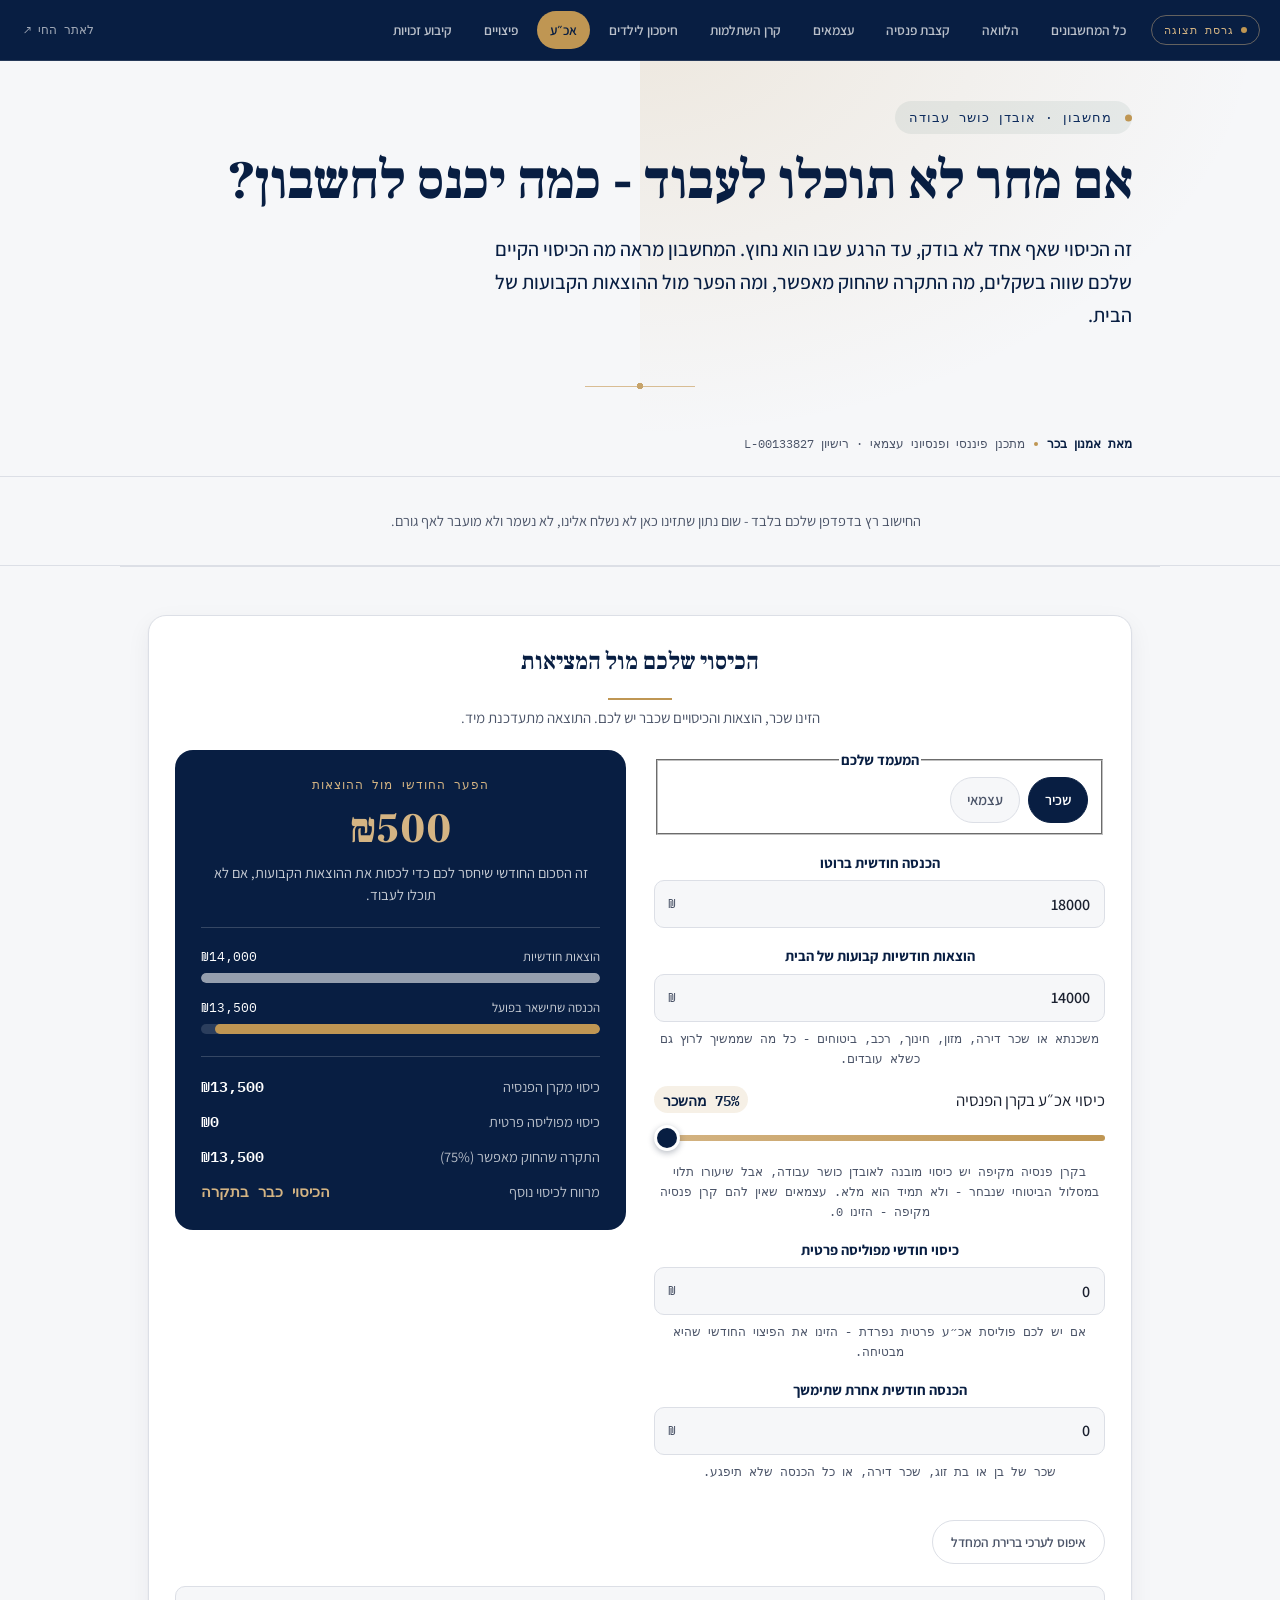
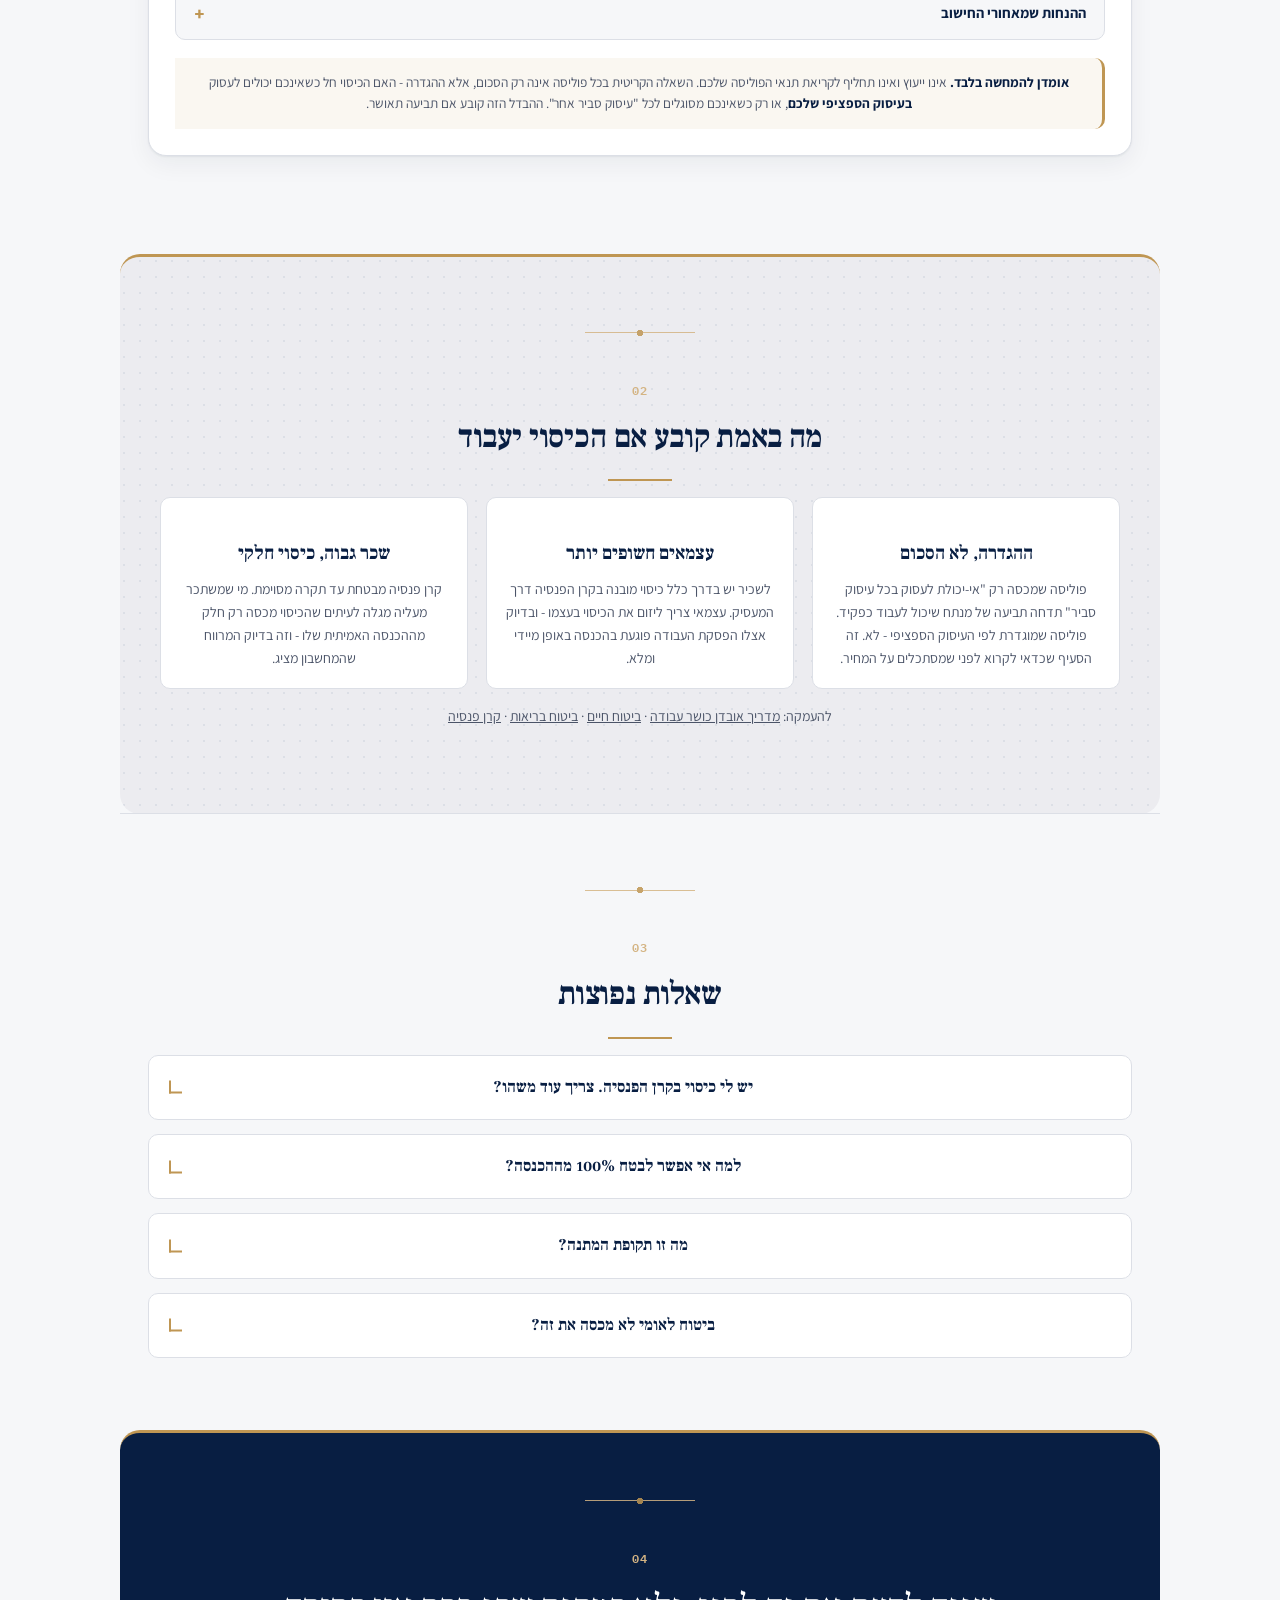
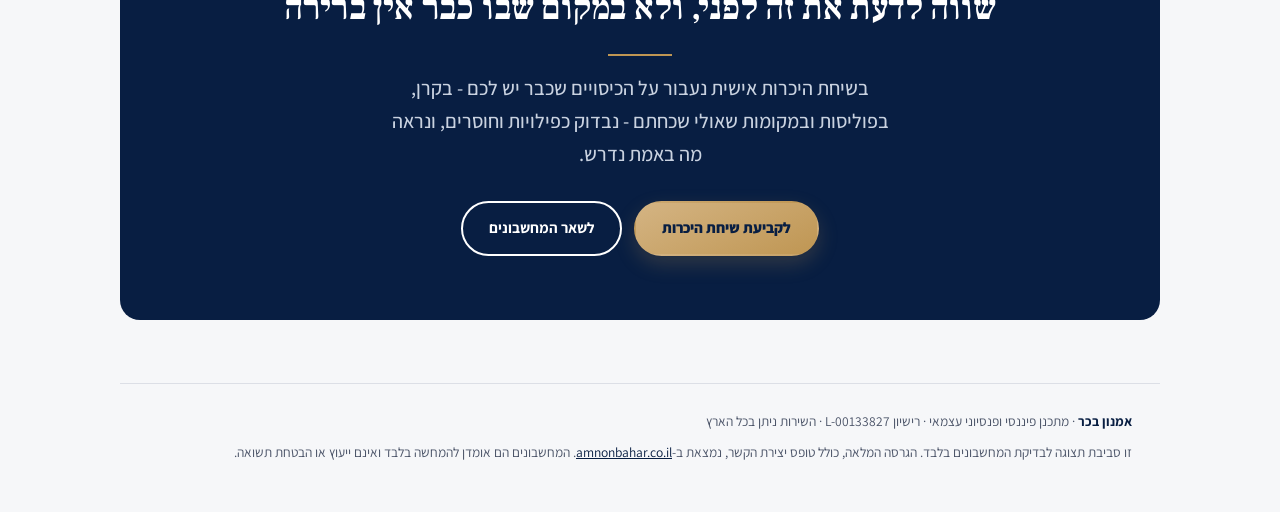
<file: ovdan-kosher.html>
<!DOCTYPE html>
<html lang="he" dir="rtl">
<head>
<meta charset="UTF-8">
<meta name="viewport" content="width=device-width, initial-scale=1">
<meta name="robots" content="noindex, nofollow">
<title>מחשבון אובדן כושר עבודה – כמה חסר · מחשבונים · אמנון בכר</title>
<meta name="description" content="מחשבון אובדן כושר עבודה: כמה תקבלו בפועל אם לא תוכלו לעבוד, מהו הכיסוי המרבי של 75% מהשכר, ומהו הפער בין ההכנסה שתישאר להוצאות הקבועות שלכם.">
<link rel="icon" href="data:image/svg+xml,<svg xmlns='http://www.w3.org/2000/svg' viewBox='0 0 64 64'><rect width='64' height='64' rx='12' fill='%23081e42'/><text x='32' y='43' font-family='Georgia,serif' font-size='30' font-weight='700' fill='%23bf9653' text-anchor='middle'>AB</text></svg>">
<link rel="preconnect" href="https://fonts.googleapis.com">
<link rel="preconnect" href="https://fonts.gstatic.com" crossorigin>
<link href="https://fonts.googleapis.com/css2?family=Frank+Ruhl+Libre:wght@400;500;700;900&family=Assistant:wght@300;400;500;600;700;800&family=IBM+Plex+Mono:wght@400;500;600&display=swap" rel="stylesheet">
<link rel="stylesheet" href="style.css">
<link rel="stylesheet" href="preview.css">
<script src="preview.js" defer></script>
<script src="calc.js"></script>
</head>
<body>
<a href="#main" class="skip-link">דילוג לתוכן הראשי</a>

<!-- ===== סרגל תצוגה זמני - לא חלק מהאתר החי ===== -->
<div class="pv-bar">
  <div class="pv-inner">
    <span class="pv-flag">גרסת תצוגה</span>
    <nav class="pv-nav" aria-label="מעבר בין מחשבונים">
      <a href="index.html">כל המחשבונים</a>
      <a href="halvaa.html">הלוואה</a>
      <a href="pensiya.html">קצבת פנסיה</a>
      <a href="atzmaim.html">עצמאים</a>
      <a href="keren-hishtalmut.html">קרן השתלמות</a>
      <a href="yeladim.html">חיסכון לילדים</a>
      <a href="ovdan-kosher.html" class="is-active" aria-current="page">אכ״ע</a>
      <a href="pitzuyim.html">פיצויים</a>
      <a href="kibua-zchuyot.html">קיבוע זכויות</a>
    </nav>
    <a class="pv-live" href="https://amnonbahar.co.il" target="_blank" rel="noopener">לאתר החי ↗</a>
  </div>
</div>

<main id="main">
<!-- ============================= HERO ============================= -->
<section class="wrap" style="padding-top:40px;">
  <span class="eyebrow">מחשבון · אובדן כושר עבודה</span>
  <h1>אם מחר לא תוכלו לעבוד - כמה יכנס לחשבון?</h1>
  <p class="lede">
    זה הכיסוי שאף אחד לא בודק, עד הרגע שבו הוא נחוץ. המחשבון מראה מה
    הכיסוי הקיים שלכם שווה בשקלים, מה התקרה שהחוק מאפשר, ומה הפער מול
    ההוצאות הקבועות של הבית.
  </p>
</section>

<div class="wrap">
  <p class="byline"><b>מאת אמנון בכר</b><span class="byline-dot"></span><span>מתכנן פיננסי ופנסיוני עצמאי · רישיון L-00133827</span></p>
</div>

<div class="trust-bar">
  <div class="muted">החישוב רץ בדפדפן שלכם בלבד - שום נתון שתזינו כאן לא נשלח אלינו, לא נשמר ולא מועבר לאף גורם.</div>
</div>

<!-- ============================= CALCULATOR ============================= -->
<section class="wrap" id="calc" style="padding-top:22px;">
  <div class="calc" id="diCalc">
    <div class="calc-head">
      <h2 style="font-size:24px;">הכיסוי שלכם מול המציאות</h2>
      <p>הזינו שכר, הוצאות והכיסויים שכבר יש לכם. התוצאה מתעדכנת מיד.</p>
    </div>

    <div class="calc-grid">
      <div class="calc-fields">
        <fieldset class="calc-field">
          <legend class="calc-legend">המעמד שלכם</legend>
          <div class="calc-seg">
            <input type="radio" name="diMode" id="diEmp" value="emp" checked data-in="mode"><label for="diEmp">שכיר</label>
            <input type="radio" name="diMode" id="diSelf" value="self" data-in="mode"><label for="diSelf">עצמאי</label>
          </div>
        </fieldset>

        <div class="calc-field">
          <label for="diSalary">הכנסה חודשית ברוטו</label>
          <span class="calc-input-wrap">
            <input class="calc-input" id="diSalary" type="number" inputmode="numeric" min="0" step="500" value="18000" data-in="salary">
            <span class="calc-unit">₪</span>
          </span>
        </div>

        <div class="calc-field">
          <label for="diExp">הוצאות חודשיות קבועות של הבית</label>
          <span class="calc-input-wrap">
            <input class="calc-input" id="diExp" type="number" inputmode="numeric" min="0" step="500" value="14000" data-in="exp">
            <span class="calc-unit">₪</span>
          </span>
          <p class="calc-hint">משכנתא או שכר דירה, מזון, חינוך, רכב, ביטוחים - כל מה שממשיך לרוץ גם כשלא עובדים.</p>
        </div>

        <div class="calc-field">
          <div class="calc-slider-top">
            <label for="diPension">כיסוי אכ״ע בקרן הפנסיה</label>
            <span class="calc-slider-val" data-out="pensionLabel">75% מהשכר</span>
          </div>
          <input class="calc-range" id="diPension" type="range" min="0" max="75" step="1" value="75" data-in="pensionPct">
          <p class="calc-hint">בקרן פנסיה מקיפה יש כיסוי מובנה לאובדן כושר עבודה, אבל שיעורו תלוי במסלול הביטוחי שנבחר - ולא תמיד הוא מלא. עצמאים שאין להם קרן פנסיה מקיפה - הזינו 0.</p>
        </div>

        <div class="calc-field">
          <label for="diPrivate">כיסוי חודשי מפוליסה פרטית</label>
          <span class="calc-input-wrap">
            <input class="calc-input" id="diPrivate" type="number" inputmode="numeric" min="0" step="500" value="0" data-in="priv">
            <span class="calc-unit">₪</span>
          </span>
          <p class="calc-hint">אם יש לכם פוליסת אכ״ע פרטית נפרדת - הזינו את הפיצוי החודשי שהיא מבטיחה.</p>
        </div>

        <div class="calc-field">
          <label for="diOther">הכנסה חודשית אחרת שתימשך</label>
          <span class="calc-input-wrap">
            <input class="calc-input" id="diOther" type="number" inputmode="numeric" min="0" step="500" value="0" data-in="other">
            <span class="calc-unit">₪</span>
          </span>
          <p class="calc-hint">שכר של בן או בת זוג, שכר דירה, או כל הכנסה שלא תיפגע.</p>
        </div>

        <div class="calc-actions">
          <button type="button" class="calc-reset" data-calc-reset>איפוס לערכי ברירת המחדל</button>
        </div>
      </div>

      <div class="calc-out" role="status" aria-live="polite">
        <span class="calc-out-eyebrow">הפער החודשי מול ההוצאות</span>
        <p class="calc-out-value" data-out="gap">₪0</p>
        <p class="calc-out-sub" data-out="gapSub"></p>

        <div class="calc-bars">
          <div class="calc-bar-row">
            <div class="calc-bar-top"><span>הוצאות חודשיות</span><span class="v" data-out="exp2">₪0</span></div>
            <div class="calc-bar is-alt"><span data-bar="expPct"></span></div>
          </div>
          <div class="calc-bar-row">
            <div class="calc-bar-top"><span>הכנסה שתישאר בפועל</span><span class="v" data-out="income">₪0</span></div>
            <div class="calc-bar"><span data-bar="incomePct"></span></div>
          </div>
        </div>

        <ul class="calc-out-list">
          <li><span class="k">כיסוי מקרן הפנסיה</span><span class="v" data-out="fromPension">₪0</span></li>
          <li><span class="k">כיסוי מפוליסה פרטית</span><span class="v" data-out="fromPrivate">₪0</span></li>
          <li><span class="k">התקרה שהחוק מאפשר (75%)</span><span class="v" data-out="maxCover">₪0</span></li>
          <li><span class="k">מרווח לכיסוי נוסף</span><span class="v pos" data-out="headroom">₪0</span></li>
        </ul>
      </div>
    </div>

    <details class="calc-assump">
      <summary>ההנחות שמאחורי החישוב</summary>
      <div class="calc-assump-body">
        <ul>
          <li>הכיסוי הכולל לאובדן כושר עבודה מוגבל ל-75% מההכנסה. אי אפשר לבטח מעבר לכך, וגם אם רוכשים כמה פוליסות - הפיצוי בפועל לא יעלה על התקרה.</li>
          <li>הכיסוי מקרן הפנסיה מחושב כאחוז שבחרתם מתוך ההכנסה שהזנתם.</li>
          <li>לא נלקחה בחשבון קצבת נכות מהמוסד לביטוח לאומי, שעשויה להתקבל בנוסף - ובחלק מהפוליסות מקוזזת מהפיצוי.</li>
          <li>לא נלקחה בחשבון תקופת ההמתנה שבתחילת האירוע, שבמהלכה בדרך כלל לא משולם פיצוי כלל.</li>
          <li>הסכומים במונחים של היום, ברוטו, ובלי התייחסות למס על הפיצוי.</li>
        </ul>
      </div>
    </details>

    <p class="calc-disclaimer">
      <b>אומדן להמחשה בלבד.</b> אינו ייעוץ ואינו תחליף לקריאת תנאי הפוליסה שלכם.
      השאלה הקריטית בכל פוליסה אינה רק הסכום, אלא ההגדרה - האם הכיסוי חל כשאינכם
      יכולים לעסוק <b>בעיסוק הספציפי שלכם</b>, או רק כשאינכם מסוגלים לכל
      "עיסוק סביר אחר". ההבדל הזה קובע אם תביעה תאושר.
    </p>
  </div>
</section>

<!-- ============================= READ ============================= -->
<section class="wrap section-soft" id="read">
  <h2>מה באמת קובע אם הכיסוי יעבוד</h2>
  <div class="service-grid">
    <div class="card">
      <h3>ההגדרה, לא הסכום</h3>
      <p>
        פוליסה שמכסה רק "אי-יכולת לעסוק בכל עיסוק סביר" תדחה תביעה של מנתח
        שיכול לעבוד כפקיד. פוליסה שמוגדרת לפי העיסוק הספציפי - לא. זה הסעיף
        שכדאי לקרוא לפני שמסתכלים על המחיר.
      </p>
    </div>
    <div class="card">
      <h3>עצמאים חשופים יותר</h3>
      <p>
        לשכיר יש בדרך כלל כיסוי מובנה בקרן הפנסיה דרך המעסיק. עצמאי צריך
        ליזום את הכיסוי בעצמו - ובדיוק אצלו הפסקת העבודה פוגעת בהכנסה
        באופן מיידי ומלא.
      </p>
    </div>
    <div class="card">
      <h3>שכר גבוה, כיסוי חלקי</h3>
      <p>
        קרן פנסיה מבטחת עד תקרה מסוימת. מי שמשתכר מעליה מגלה לעיתים שהכיסוי
        מכסה רק חלק מההכנסה האמיתית שלו - וזה בדיוק המרווח שהמחשבון מציג.
      </p>
    </div>
  </div>
  <p class="muted" style="margin-top:16px;font-size:14px;">
    להעמקה: <a href="https://amnonbahar.co.il/ovdankosher/" target="_blank" rel="noopener">מדריך אובדן כושר עבודה</a> ·
    <a href="https://amnonbahar.co.il/life/" target="_blank" rel="noopener">ביטוח חיים</a> ·
    <a href="https://amnonbahar.co.il/bituachb/" target="_blank" rel="noopener">ביטוח בריאות</a> ·
    <a href="https://amnonbahar.co.il/pensia/" target="_blank" rel="noopener">קרן פנסיה</a>
  </p>
</section>

<!-- ============================= FAQ ============================= -->
<section class="wrap" id="faq">
  <h2>שאלות נפוצות</h2>

  <details class="faq-item">
    <summary><h3>יש לי כיסוי בקרן הפנסיה. צריך עוד משהו?</h3></summary>
    <div class="faq-a"><p>
      תלוי בשלושה דברים: שיעור הכיסוי במסלול שנבחר, האם השכר שלכם מעל
      התקרה המבוטחת, ואיזו הגדרת עיסוק חלה. אצל חלק מהאנשים הכיסוי המובנה
      מספיק לגמרי, ואצל אחרים הוא מכסה חצי מההכנסה בפועל.
    </p></div>
  </details>

  <details class="faq-item">
    <summary><h3>למה אי אפשר לבטח 100% מההכנסה?</h3></summary>
    <div class="faq-a"><p>
      התקרה של 75% היא כלל מקובל בענף, שנועד לשמור על תמריץ לחזור לעבודה.
      גם מי שרוכש כמה פוליסות במקביל לא יקבל מעבר לתקרה - ולכן כפל ביטוחים
      הוא לרוב תשלום מיותר.
    </p></div>
  </details>

  <details class="faq-item">
    <summary><h3>מה זו תקופת המתנה?</h3></summary>
    <div class="faq-a"><p>
      פרק זמן מתחילת אובדן הכושר שבו עדיין לא משולם פיצוי. ככל שהיא ארוכה
      יותר הפרמיה זולה יותר - אבל צריך שיהיה מספיק כסף נזיל כדי לגשר עליה.
    </p></div>
  </details>

  <details class="faq-item">
    <summary><h3>ביטוח לאומי לא מכסה את זה?</h3></summary>
    <div class="faq-a"><p>
      קצבת נכות מביטוח לאומי היא שכבה נפרדת, עם קריטריונים משלה, והיא
      בדרך כלל נמוכה משמעותית מההכנסה מעבודה. בחלק מהפוליסות היא גם מקוזזת
      מהפיצוי - פרט שחשוב לבדוק בפוליסה הספציפית.
    </p></div>
  </details>
</section>

<!-- ============================= CLOSING ============================= -->
<section class="wrap section-soft" id="contact">
  <h2>שווה לדעת את זה לפני, ולא במקום שבו כבר אין ברירה</h2>
  <p class="lede">
    בשיחת היכרות אישית נעבור על הכיסויים שכבר יש לכם - בקרן, בפוליסות
    ובמקומות שאולי שכחתם - נבדוק כפילויות וחוסרים, ונראה מה באמת נדרש.
  </p>
  <div class="cta-row">
    <a href="https://wa.me/972544909201" class="btn btn-primary" target="_blank" rel="noopener">לקביעת שיחת היכרות</a>
    <a href="index.html" class="btn btn-secondary">לשאר המחשבונים</a>
  </div>
</section>

<script>
AB.init('#diCalc', function (v) {
  var maxCover = v.salary * 0.75;
  var fromPension = v.salary * (v.pensionPct / 100);
  var covered = Math.min(maxCover, fromPension + Math.max(0, v.priv));
  var income = covered + Math.max(0, v.other);
  var gap = Math.max(0, v.exp - income);
  var headroom = Math.max(0, maxCover - (fromPension + Math.max(0, v.priv)));
  var max = Math.max(v.exp, income, 1);

  var sub;
  if (gap > 0) sub = 'זה הסכום החודשי שיחסר לכם כדי לכסות את ההוצאות הקבועות, אם לא תוכלו לעבוד.';
  else sub = 'לפי הנתונים שהזנתם, ההכנסה שתישאר מכסה את ההוצאות הקבועות. שווה עדיין לבדוק את הגדרת העיסוק בפוליסה.';

  return {
    pensionLabel: Math.round(v.pensionPct) + '% מהשכר',
    gap: gap > 0 ? AB.money(gap) : 'אין פער',
    gapSub: sub,
    exp2: AB.money(v.exp),
    income: AB.money(income),
    expPct: (v.exp / max) * 100,
    incomePct: (income / max) * 100,
    fromPension: AB.money(fromPension),
    fromPrivate: AB.money(Math.max(0, v.priv)),
    maxCover: AB.money(maxCover),
    headroom: headroom > 1 ? AB.money(headroom) : 'הכיסוי כבר בתקרה'
  };
});
</script>
</main>

<footer class="pv-foot">
  <p><b>אמנון בכר</b> · מתכנן פיננסי ופנסיוני עצמאי · רישיון L-00133827 · השירות ניתן בכל הארץ</p>
  <p>זו סביבת תצוגה לבדיקת המחשבונים בלבד. הגרסה המלאה, כולל טופס יצירת הקשר,
     נמצאת ב-<a href="https://amnonbahar.co.il/machshevonim/" target="_blank" rel="noopener">amnonbahar.co.il</a>.
     המחשבונים הם אומדן להמחשה בלבד ואינם ייעוץ או הבטחת תשואה.</p>
</footer>
</body>
</html>
</file>
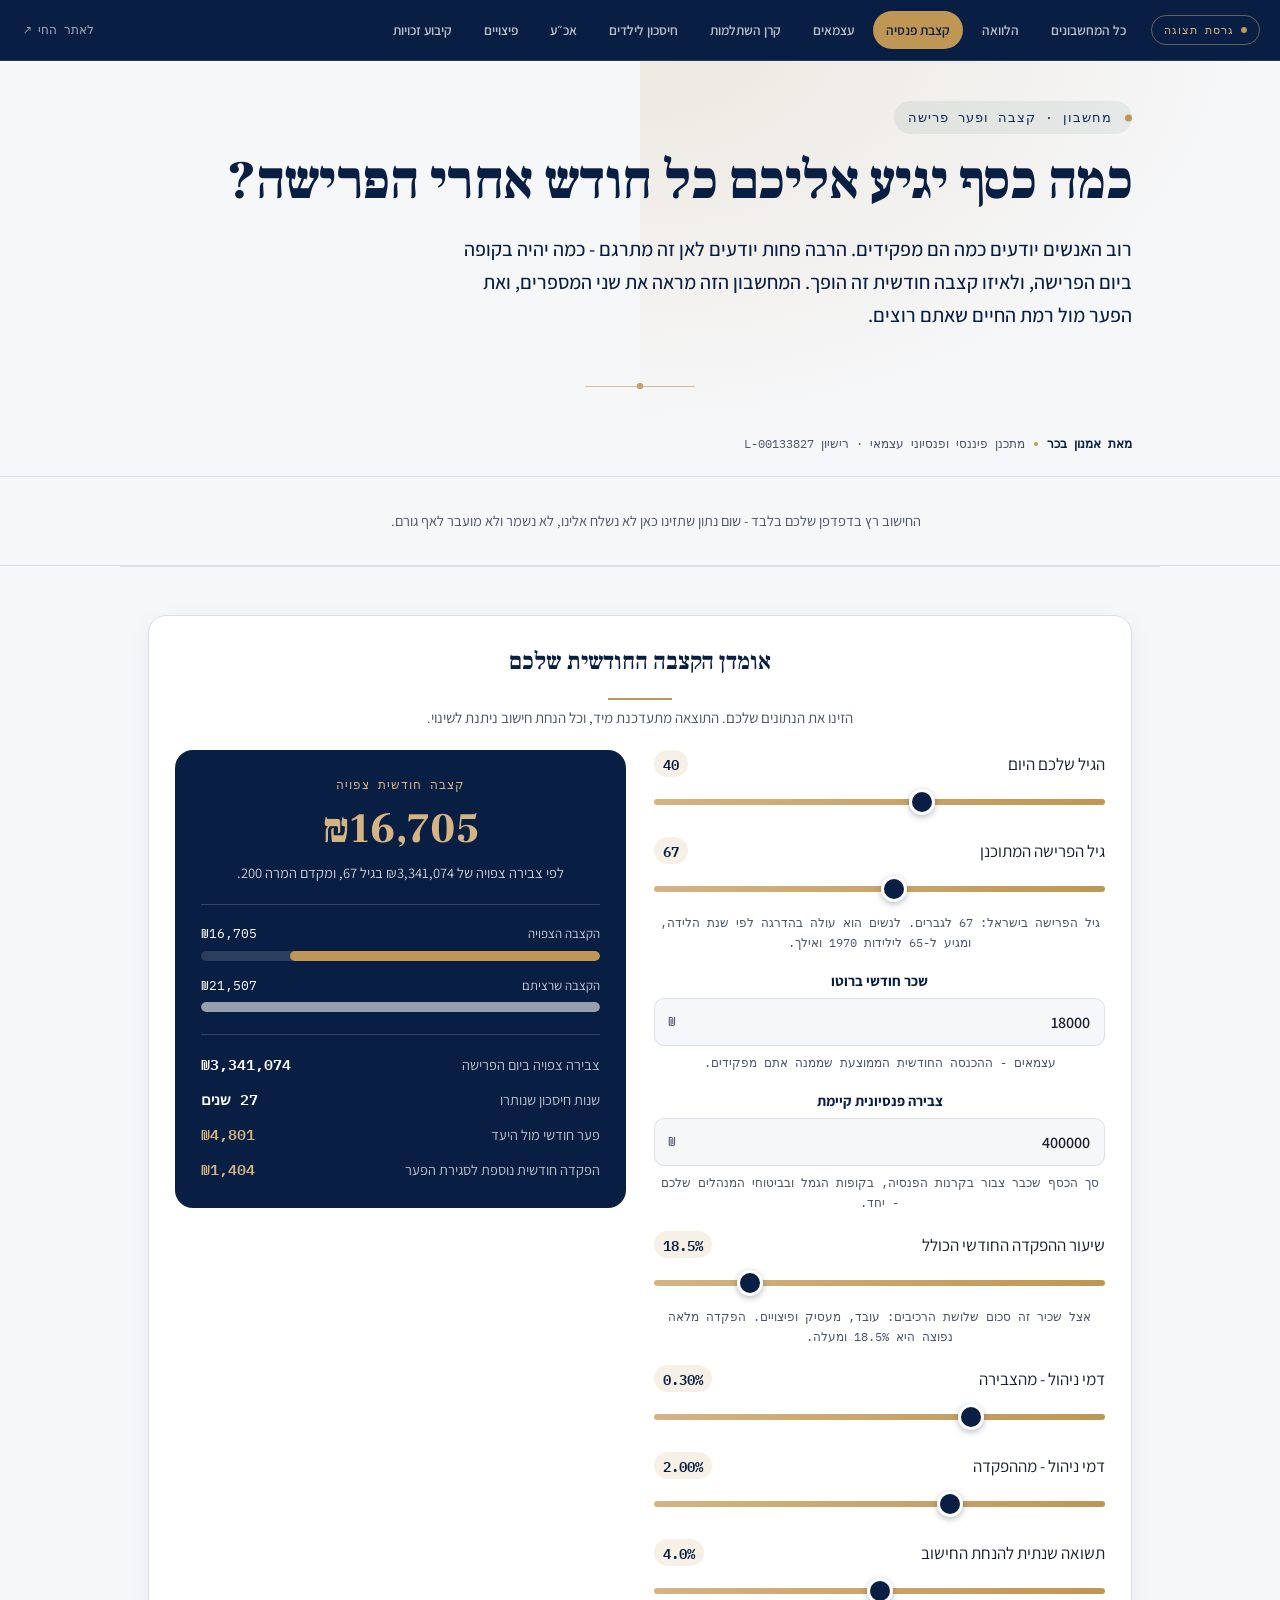
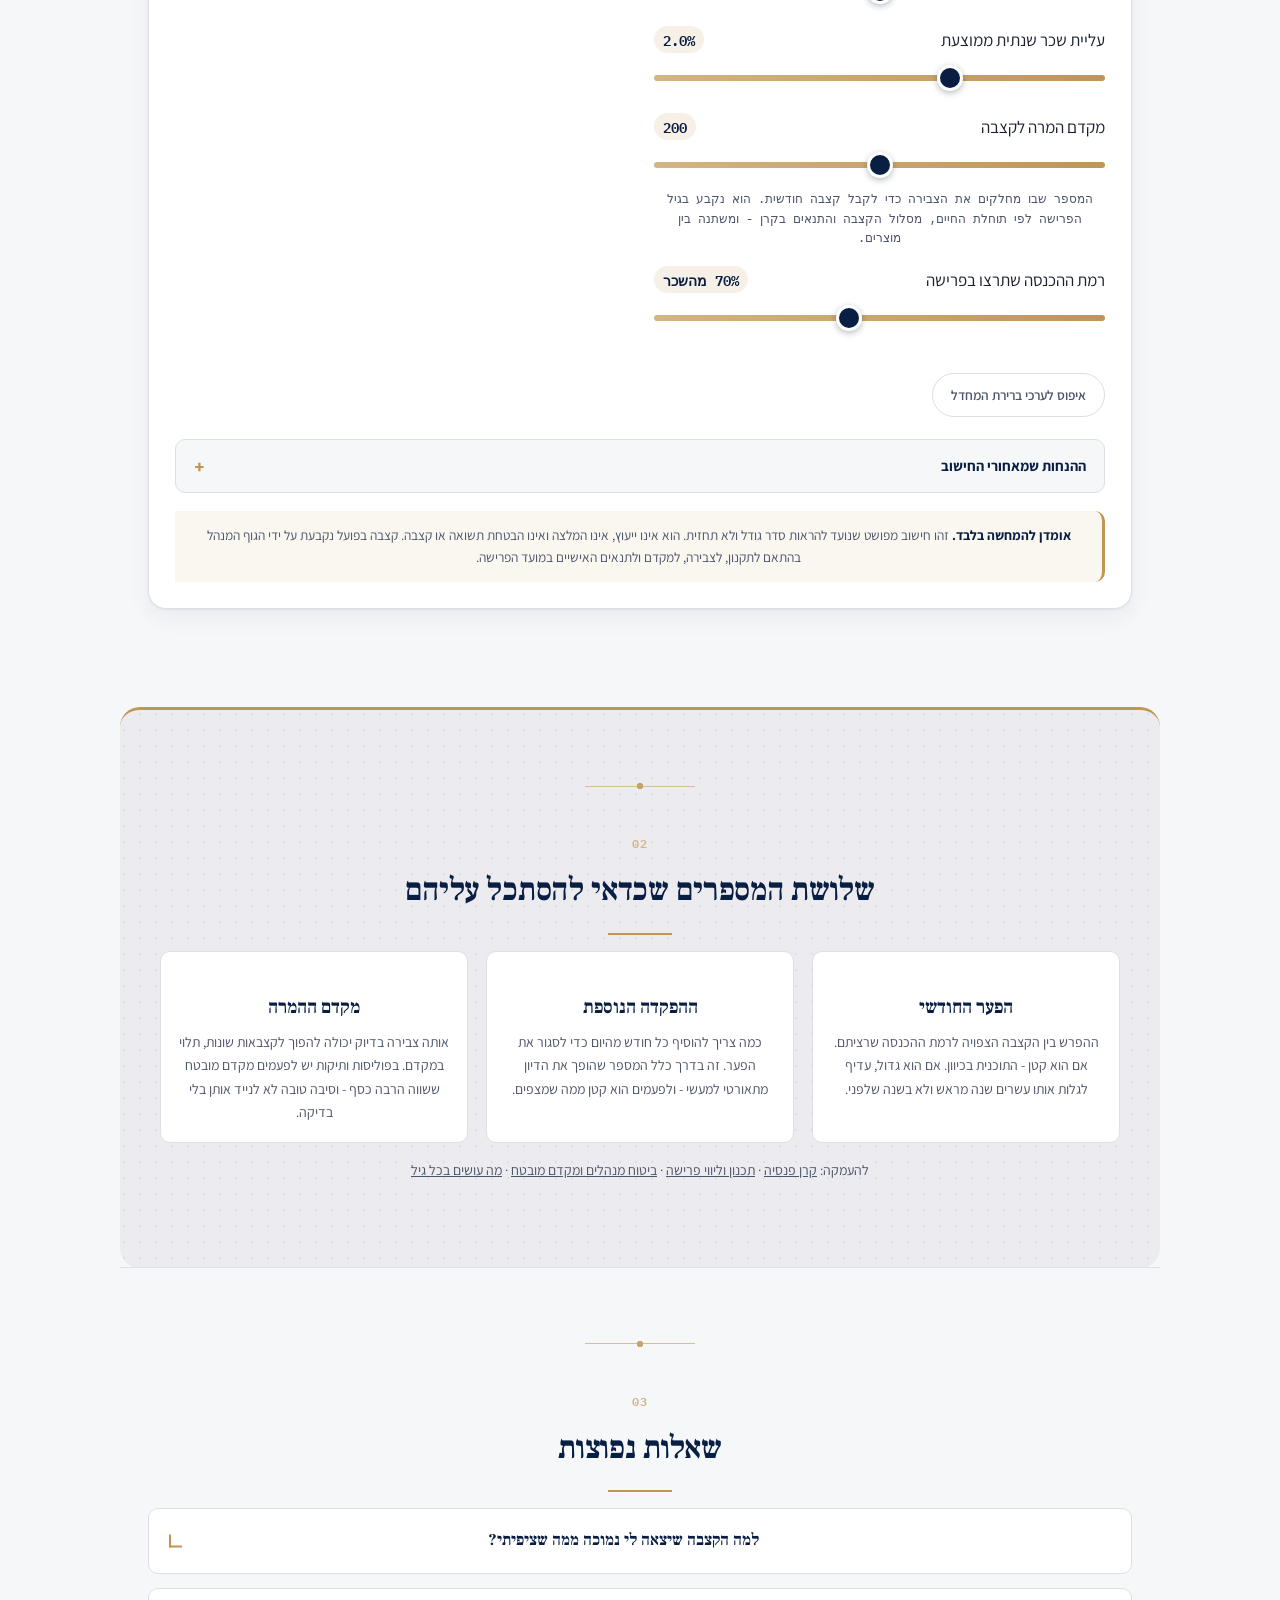
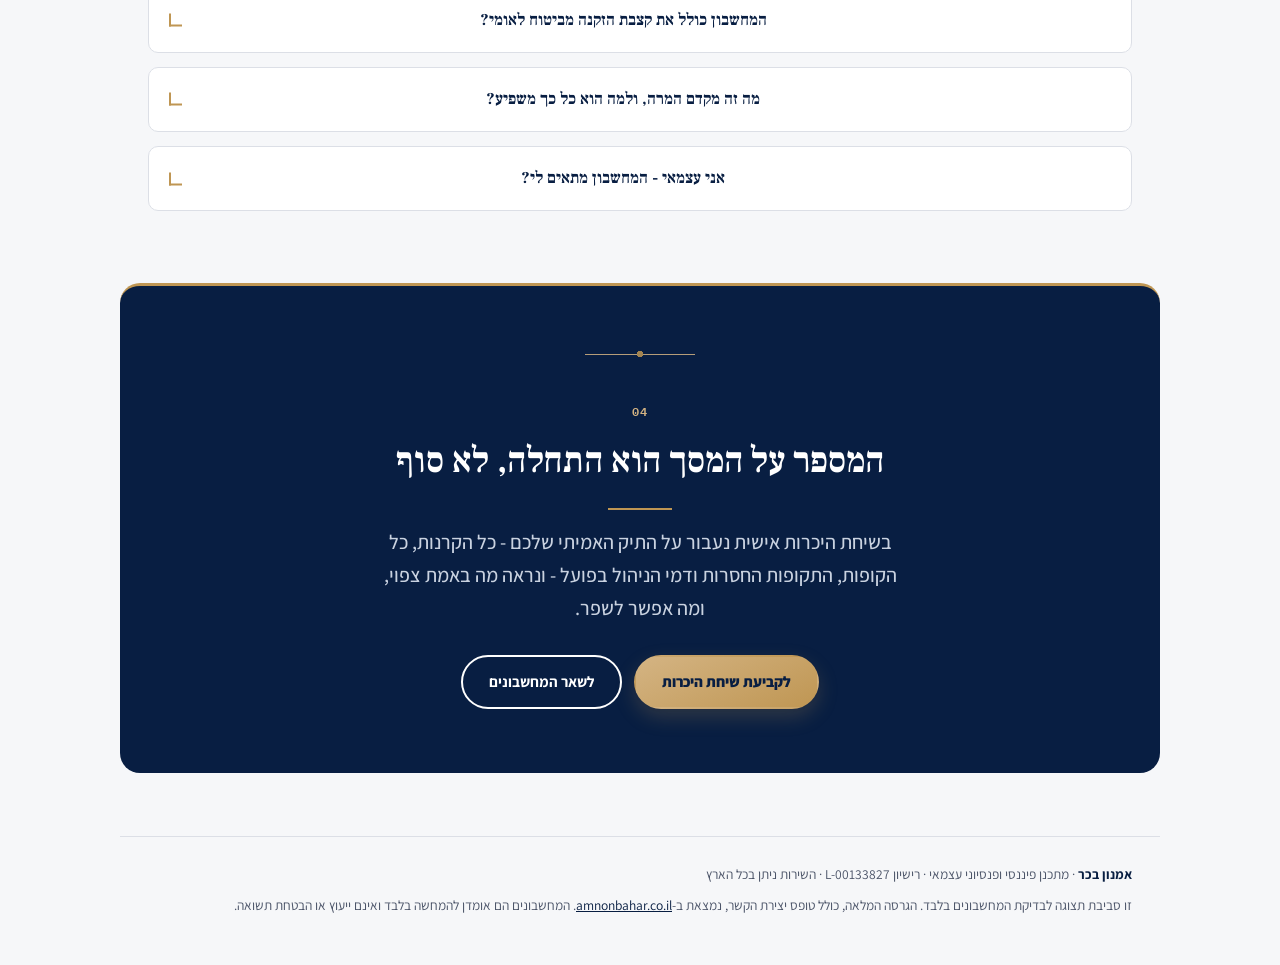
<file: pensiya.html>
<!DOCTYPE html>
<html lang="he" dir="rtl">
<head>
<meta charset="UTF-8">
<meta name="viewport" content="width=device-width, initial-scale=1">
<meta name="robots" content="noindex, nofollow">
<title>מחשבון פנסיה – מה תהיה הקצבה שלכם · מחשבונים · אמנון בכר</title>
<meta name="description" content="מחשבון קצבת פנסיה צפויה: כמה תצברו עד גיל הפרישה, לאיזו קצבה חודשית זה מתורגם, ומה הפער מול רמת ההכנסה שאתם רוצים. חישוב מקומי בדפדפן, בלי שמירת נתונים.">
<link rel="icon" href="data:image/svg+xml,<svg xmlns='http://www.w3.org/2000/svg' viewBox='0 0 64 64'><rect width='64' height='64' rx='12' fill='%23081e42'/><text x='32' y='43' font-family='Georgia,serif' font-size='30' font-weight='700' fill='%23bf9653' text-anchor='middle'>AB</text></svg>">
<link rel="preconnect" href="https://fonts.googleapis.com">
<link rel="preconnect" href="https://fonts.gstatic.com" crossorigin>
<link href="https://fonts.googleapis.com/css2?family=Frank+Ruhl+Libre:wght@400;500;700;900&family=Assistant:wght@300;400;500;600;700;800&family=IBM+Plex+Mono:wght@400;500;600&display=swap" rel="stylesheet">
<link rel="stylesheet" href="style.css">
<link rel="stylesheet" href="preview.css">
<script src="preview.js" defer></script>
<script src="calc.js"></script>
</head>
<body>
<a href="#main" class="skip-link">דילוג לתוכן הראשי</a>

<!-- ===== סרגל תצוגה זמני - לא חלק מהאתר החי ===== -->
<div class="pv-bar">
  <div class="pv-inner">
    <span class="pv-flag">גרסת תצוגה</span>
    <nav class="pv-nav" aria-label="מעבר בין מחשבונים">
      <a href="index.html">כל המחשבונים</a>
      <a href="halvaa.html">הלוואה</a>
      <a href="pensiya.html" class="is-active" aria-current="page">קצבת פנסיה</a>
      <a href="atzmaim.html">עצמאים</a>
      <a href="keren-hishtalmut.html">קרן השתלמות</a>
      <a href="yeladim.html">חיסכון לילדים</a>
      <a href="ovdan-kosher.html">אכ״ע</a>
      <a href="pitzuyim.html">פיצויים</a>
      <a href="kibua-zchuyot.html">קיבוע זכויות</a>
    </nav>
    <a class="pv-live" href="https://amnonbahar.co.il" target="_blank" rel="noopener">לאתר החי ↗</a>
  </div>
</div>

<main id="main">
<!-- ============================= HERO ============================= -->
<section class="wrap" style="padding-top:40px;">
  <span class="eyebrow">מחשבון · קצבה ופער פרישה</span>
  <h1>כמה כסף יגיע אליכם כל חודש אחרי הפרישה?</h1>
  <p class="lede">
    רוב האנשים יודעים כמה הם מפקידים. הרבה פחות יודעים לאן זה מתרגם -
    כמה יהיה בקופה ביום הפרישה, ולאיזו קצבה חודשית זה הופך. המחשבון
    הזה מראה את שני המספרים, ואת הפער מול רמת החיים שאתם רוצים.
  </p>
</section>

<div class="wrap">
  <p class="byline"><b>מאת אמנון בכר</b><span class="byline-dot"></span><span>מתכנן פיננסי ופנסיוני עצמאי · רישיון L-00133827</span></p>
</div>

<div class="trust-bar">
  <div class="muted">החישוב רץ בדפדפן שלכם בלבד - שום נתון שתזינו כאן לא נשלח אלינו, לא נשמר ולא מועבר לאף גורם.</div>
</div>

<!-- ============================= CALCULATOR ============================= -->
<section class="wrap" id="calc" style="padding-top:22px;">
  <div class="calc" id="penCalc">
    <div class="calc-head">
      <h2 style="font-size:24px;">אומדן הקצבה החודשית שלכם</h2>
      <p>הזינו את הנתונים שלכם. התוצאה מתעדכנת מיד, וכל הנחת חישוב ניתנת לשינוי.</p>
    </div>

    <div class="calc-grid">
      <div class="calc-fields">
        <div class="calc-field">
          <div class="calc-slider-top">
            <label for="pcAge">הגיל שלכם היום</label>
            <span class="calc-slider-val" data-out="ageLabel">40</span>
          </div>
          <input class="calc-range" id="pcAge" type="range" min="20" max="70" step="1" value="40" data-in="age">
        </div>

        <div class="calc-field">
          <div class="calc-slider-top">
            <label for="pcRet">גיל הפרישה המתוכנן</label>
            <span class="calc-slider-val" data-out="retAgeLabel">67</span>
          </div>
          <input class="calc-range" id="pcRet" type="range" min="60" max="75" step="1" value="67" data-in="retAge">
          <p class="calc-hint">גיל הפרישה בישראל: 67 לגברים. לנשים הוא עולה בהדרגה לפי שנת הלידה, ומגיע ל-65 לילידות 1970 ואילך.</p>
        </div>

        <div class="calc-field">
          <label for="pcSalary">שכר חודשי ברוטו</label>
          <span class="calc-input-wrap">
            <input class="calc-input" id="pcSalary" type="number" inputmode="numeric" min="0" step="500" value="18000" data-in="salary">
            <span class="calc-unit">₪</span>
          </span>
          <p class="calc-hint">עצמאים - ההכנסה החודשית הממוצעת שממנה אתם מפקידים.</p>
        </div>

        <div class="calc-field">
          <label for="pcBal">צבירה פנסיונית קיימת</label>
          <span class="calc-input-wrap">
            <input class="calc-input" id="pcBal" type="number" inputmode="numeric" min="0" step="1000" value="400000" data-in="bal">
            <span class="calc-unit">₪</span>
          </span>
          <p class="calc-hint">סך הכסף שכבר צבור בקרנות הפנסיה, בקופות הגמל ובביטוחי המנהלים שלכם - יחד.</p>
        </div>

        <div class="calc-field">
          <div class="calc-slider-top">
            <label for="pcRate">שיעור ההפקדה החודשי הכולל</label>
            <span class="calc-slider-val" data-out="rateLabel">18.5%</span>
          </div>
          <input class="calc-range" id="pcRate" type="range" min="0" max="23" step="0.5" value="18.5" data-in="rate">
          <p class="calc-hint">אצל שכיר זה סכום שלושת הרכיבים: עובד, מעסיק ופיצויים. הפקדה מלאה נפוצה היא 18.5% ומעלה.</p>
        </div>

        <div class="calc-field">
          <div class="calc-slider-top">
            <label for="pcFee">דמי ניהול - מהצבירה</label>
            <span class="calc-slider-val" data-out="feeLabel">0.30%</span>
          </div>
          <input class="calc-range" id="pcFee" type="range" min="0" max="1.05" step="0.01" value="0.3" data-in="fee">
        </div>

        <div class="calc-field">
          <div class="calc-slider-top">
            <label for="pcFeeDep">דמי ניהול - מההפקדה</label>
            <span class="calc-slider-val" data-out="feeDepLabel">2.00%</span>
          </div>
          <input class="calc-range" id="pcFeeDep" type="range" min="0" max="6" step="0.05" value="2" data-in="feeDep">
        </div>

        <div class="calc-field">
          <div class="calc-slider-top">
            <label for="pcReturn">תשואה שנתית להנחת החישוב</label>
            <span class="calc-slider-val" data-out="returnLabel">4.0%</span>
          </div>
          <input class="calc-range" id="pcReturn" type="range" min="0" max="8" step="0.1" value="4" data-in="ret">
        </div>

        <div class="calc-field">
          <div class="calc-slider-top">
            <label for="pcGrowth">עליית שכר שנתית ממוצעת</label>
            <span class="calc-slider-val" data-out="growthLabel">2.0%</span>
          </div>
          <input class="calc-range" id="pcGrowth" type="range" min="0" max="6" step="0.1" value="2" data-in="growth">
        </div>

        <div class="calc-field">
          <div class="calc-slider-top">
            <label for="pcFactor">מקדם המרה לקצבה</label>
            <span class="calc-slider-val" data-out="factorLabel">200</span>
          </div>
          <input class="calc-range" id="pcFactor" type="range" min="150" max="250" step="1" value="200" data-in="factor">
          <p class="calc-hint">המספר שבו מחלקים את הצבירה כדי לקבל קצבה חודשית. הוא נקבע בגיל הפרישה לפי תוחלת החיים, מסלול הקצבה והתנאים בקרן - ומשתנה בין מוצרים.</p>
        </div>

        <div class="calc-field">
          <div class="calc-slider-top">
            <label for="pcTarget">רמת ההכנסה שתרצו בפרישה</label>
            <span class="calc-slider-val" data-out="targetLabel">70% מהשכר</span>
          </div>
          <input class="calc-range" id="pcTarget" type="range" min="30" max="100" step="1" value="70" data-in="target">
        </div>

        <div class="calc-actions">
          <button type="button" class="calc-reset" data-calc-reset>איפוס לערכי ברירת המחדל</button>
        </div>
      </div>

      <div class="calc-out" role="status" aria-live="polite">
        <span class="calc-out-eyebrow">קצבה חודשית צפויה</span>
        <p class="calc-out-value" data-out="pension">₪0</p>
        <p class="calc-out-sub" data-out="pensionSub"></p>

        <div class="calc-bars">
          <div class="calc-bar-row">
            <div class="calc-bar-top"><span>הקצבה הצפויה</span><span class="v" data-out="pension2">₪0</span></div>
            <div class="calc-bar"><span data-bar="pensionPct"></span></div>
          </div>
          <div class="calc-bar-row">
            <div class="calc-bar-top"><span>הקצבה שרציתם</span><span class="v" data-out="target2">₪0</span></div>
            <div class="calc-bar is-alt"><span data-bar="targetPct"></span></div>
          </div>
        </div>

        <ul class="calc-out-list">
          <li><span class="k">צבירה צפויה ביום הפרישה</span><span class="v" data-out="finalBal">₪0</span></li>
          <li><span class="k">שנות חיסכון שנותרו</span><span class="v" data-out="yearsLeft">0</span></li>
          <li><span class="k">פער חודשי מול היעד</span><span class="v pos" data-out="gap">₪0</span></li>
          <li><span class="k">הפקדה חודשית נוספת לסגירת הפער</span><span class="v pos" data-out="extra">₪0</span></li>
        </ul>
      </div>
    </div>

    <details class="calc-assump">
      <summary>ההנחות שמאחורי החישוב</summary>
      <div class="calc-assump-body">
        <ul>
          <li>ההפקדה מחושבת כאחוז קבוע מהשכר, והשכר עולה בשיעור השנתי שבחרתם.</li>
          <li>הקצבה מתקבלת מחלוקת הצבירה במקדם ההמרה. מקדם ההמרה האמיתי נקבע רק בגיל הפרישה, לפי מסלול הקצבה, מצב משפחתי ותנאי המוצר - וכולל תרחישים שאין להם ביטוי כאן.</li>
          <li>לא נלקחה בחשבון עלות הכיסויים הביטוחיים בקרן פנסיה (שאירים ואובדן כושר עבודה), שנגבית מההפקדה בנוסף לדמי הניהול ומקטינה את הצבירה.</li>
          <li>אין כאן קצבת זקנה מביטוח לאומי, ואין כאן חסכונות שאינם פנסיוניים.</li>
          <li>החישוב במונחים נומינליים - בלי התאמה לאינפלציה ובלי מס. קצבה של ₪10,000 בעוד 25 שנה שווה פחות מ-₪10,000 היום.</li>
        </ul>
      </div>
    </details>

    <p class="calc-disclaimer">
      <b>אומדן להמחשה בלבד.</b> זהו חישוב מפושט שנועד להראות סדר גודל ולא תחזית.
      הוא אינו ייעוץ, אינו המלצה ואינו הבטחת תשואה או קצבה. קצבה בפועל נקבעת על ידי
      הגוף המנהל בהתאם לתקנון, לצבירה, למקדם ולתנאים האישיים במועד הפרישה.
    </p>
  </div>
</section>

<!-- ============================= READ ============================= -->
<section class="wrap section-soft" id="read">
  <h2>שלושת המספרים שכדאי להסתכל עליהם</h2>
  <div class="service-grid">
    <div class="card">
      <h3>הפער החודשי</h3>
      <p>
        ההפרש בין הקצבה הצפויה לרמת ההכנסה שרציתם. אם הוא קטן - התוכנית
        בכיוון. אם הוא גדול, עדיף לגלות אותו עשרים שנה מראש ולא בשנה שלפני.
      </p>
    </div>
    <div class="card">
      <h3>ההפקדה הנוספת</h3>
      <p>
        כמה צריך להוסיף כל חודש מהיום כדי לסגור את הפער. זה בדרך כלל המספר
        שהופך את הדיון מתאורטי למעשי - ולפעמים הוא קטן ממה שמצפים.
      </p>
    </div>
    <div class="card">
      <h3>מקדם ההמרה</h3>
      <p>
        אותה צבירה בדיוק יכולה להפוך לקצבאות שונות, תלוי במקדם. בפוליסות
        ותיקות יש לפעמים מקדם מובטח ששווה הרבה כסף - וסיבה טובה לא לנייד
        אותן בלי בדיקה.
      </p>
    </div>
  </div>
  <p class="muted" style="margin-top:16px;font-size:14px;">
    להעמקה: <a href="https://amnonbahar.co.il/pensia/" target="_blank" rel="noopener">קרן פנסיה</a> ·
    <a href="https://amnonbahar.co.il/prisha/" target="_blank" rel="noopener">תכנון וליווי פרישה</a> ·
    <a href="https://amnonbahar.co.il/menahalim/" target="_blank" rel="noopener">ביטוח מנהלים ומקדם מובטח</a> ·
    <a href="https://amnonbahar.co.il/timeline/" target="_blank" rel="noopener">מה עושים בכל גיל</a>
  </p>
</section>

<!-- ============================= FAQ ============================= -->
<section class="wrap" id="faq">
  <h2>שאלות נפוצות</h2>

  <details class="faq-item">
    <summary><h3>למה הקצבה שיצאה לי נמוכה ממה שציפיתי?</h3></summary>
    <div class="faq-a"><p>
      הסיבות הנפוצות: תקופות שבהן לא הופקד כלל (חל"ת, מעבר עבודה, תקופות
      עצמאות), הפקדה בשיעור נמוך מהמקסימלי, דמי ניהול גבוהים, או משיכת כספי
      פיצויים בעבר שהקטינה את הצבירה. כל אחת מהן ניתנת לזיהוי בבדיקה של התיק.
    </p></div>
  </details>

  <details class="faq-item">
    <summary><h3>המחשבון כולל את קצבת הזקנה מביטוח לאומי?</h3></summary>
    <div class="faq-a"><p>
      לא. הוא מציג רק את הקצבה שתגיע מהחיסכון הפנסיוני שלכם. קצבת הזקנה
      מביטוח לאומי היא שכבה נוספת ונפרדת, וגם היא חלק מהתמונה המלאה.
    </p></div>
  </details>

  <details class="faq-item">
    <summary><h3>מה זה מקדם המרה, ולמה הוא כל כך משפיע?</h3></summary>
    <div class="faq-a"><p>
      זה המספר שבו מחלקים את הצבירה כדי לקבל קצבה חודשית. מקדם 200 על צבירה
      של מיליון שקל נותן ₪5,000 בחודש; מקדם 220 על אותה צבירה נותן פחות.
      המקדם נגזר מתוחלת החיים, ממסלול הקצבה שנבחר ומתנאי המוצר.
    </p></div>
  </details>

  <details class="faq-item">
    <summary><h3>אני עצמאי - המחשבון מתאים לי?</h3></summary>
    <div class="faq-a"><p>
      כן, אם תזינו את ההכנסה החודשית ואת שיעור ההפקדה שאתם מפקידים בפועל.
      לחישוב ההפקדה המחויבת בחוק ולהטבות המס יש
      <a href="atzmaim.html">מחשבון נפרד לעצמאים</a>.
    </p></div>
  </details>
</section>

<!-- ============================= CLOSING ============================= -->
<section class="wrap section-soft" id="contact">
  <h2>המספר על המסך הוא התחלה, לא סוף</h2>
  <p class="lede">
    בשיחת היכרות אישית נעבור על התיק האמיתי שלכם - כל הקרנות, כל הקופות,
    התקופות החסרות ודמי הניהול בפועל - ונראה מה באמת צפוי, ומה אפשר לשפר.
  </p>
  <div class="cta-row">
    <a href="https://wa.me/972544909201" class="btn btn-primary" target="_blank" rel="noopener">לקביעת שיחת היכרות</a>
    <a href="index.html" class="btn btn-secondary">לשאר המחשבונים</a>
  </div>
</section>

<script>
AB.init('#penCalc', function (v) {
  var yrs = Math.max(0, v.retAge - v.age);
  var monthly = v.salary * (v.rate / 100);
  var res = AB.accumulate({ initial: v.bal, monthly: monthly, years: yrs, annualReturn: v.ret,
                            feeOnBalance: v.fee, feeOnDeposit: v.feeDep, growth: v.growth });
  var factor = Math.max(1, v.factor);
  var pension = res.balance / factor;
  var salaryAtRet = v.salary * Math.pow(1 + v.growth / 100, yrs);
  var target = salaryAtRet * (v.target / 100);
  var gap = Math.max(0, target - pension);

  /* כמה צריך להוסיף כל חודש כדי לסגור את הפער - חיפוש בינארי */
  var extra = 0;
  if (gap > 0 && yrs > 0) {
    var lo = 0, hi = Math.max(1000, target * 2);
    for (var i = 0; i < 40; i++) {
      var mid = (lo + hi) / 2;
      var t = AB.accumulate({ initial: v.bal, monthly: monthly + mid, years: yrs, annualReturn: v.ret,
                              feeOnBalance: v.fee, feeOnDeposit: v.feeDep, growth: v.growth });
      if (t.balance / factor < target) lo = mid; else hi = mid;
    }
    extra = hi;
  }

  var max = Math.max(pension, target, 1);
  return {
    ageLabel: v.age,
    retAgeLabel: v.retAge,
    rateLabel: AB.pct(v.rate),
    feeLabel: AB.pct(v.fee, 2),
    feeDepLabel: AB.pct(v.feeDep, 2),
    returnLabel: AB.pct(v.ret),
    growthLabel: AB.pct(v.growth),
    factorLabel: Math.round(factor),
    targetLabel: Math.round(v.target) + '% מהשכר',
    pension: AB.money(pension),
    pension2: AB.money(pension),
    pensionSub: yrs > 0
      ? 'לפי צבירה צפויה של ' + AB.money(res.balance) + ' בגיל ' + v.retAge + ', ומקדם המרה ' + Math.round(factor) + '.'
      : 'גיל הפרישה שבחרתם כבר עבר או שווה לגיל הנוכחי - שנו את אחד מהם כדי לראות תחזית.',
    target2: AB.money(target),
    pensionPct: (pension / max) * 100,
    targetPct: (target / max) * 100,
    finalBal: AB.money(res.balance),
    yearsLeft: AB.years(yrs),
    gap: gap > 0 ? AB.money(gap) : 'אין פער',
    extra: extra > 0 ? AB.money(extra) : '—'
  };
});
</script>
</main>

<footer class="pv-foot">
  <p><b>אמנון בכר</b> · מתכנן פיננסי ופנסיוני עצמאי · רישיון L-00133827 · השירות ניתן בכל הארץ</p>
  <p>זו סביבת תצוגה לבדיקת המחשבונים בלבד. הגרסה המלאה, כולל טופס יצירת הקשר,
     נמצאת ב-<a href="https://amnonbahar.co.il/machshevonim/" target="_blank" rel="noopener">amnonbahar.co.il</a>.
     המחשבונים הם אומדן להמחשה בלבד ואינם ייעוץ או הבטחת תשואה.</p>
</footer>
</body>
</html>
</file>
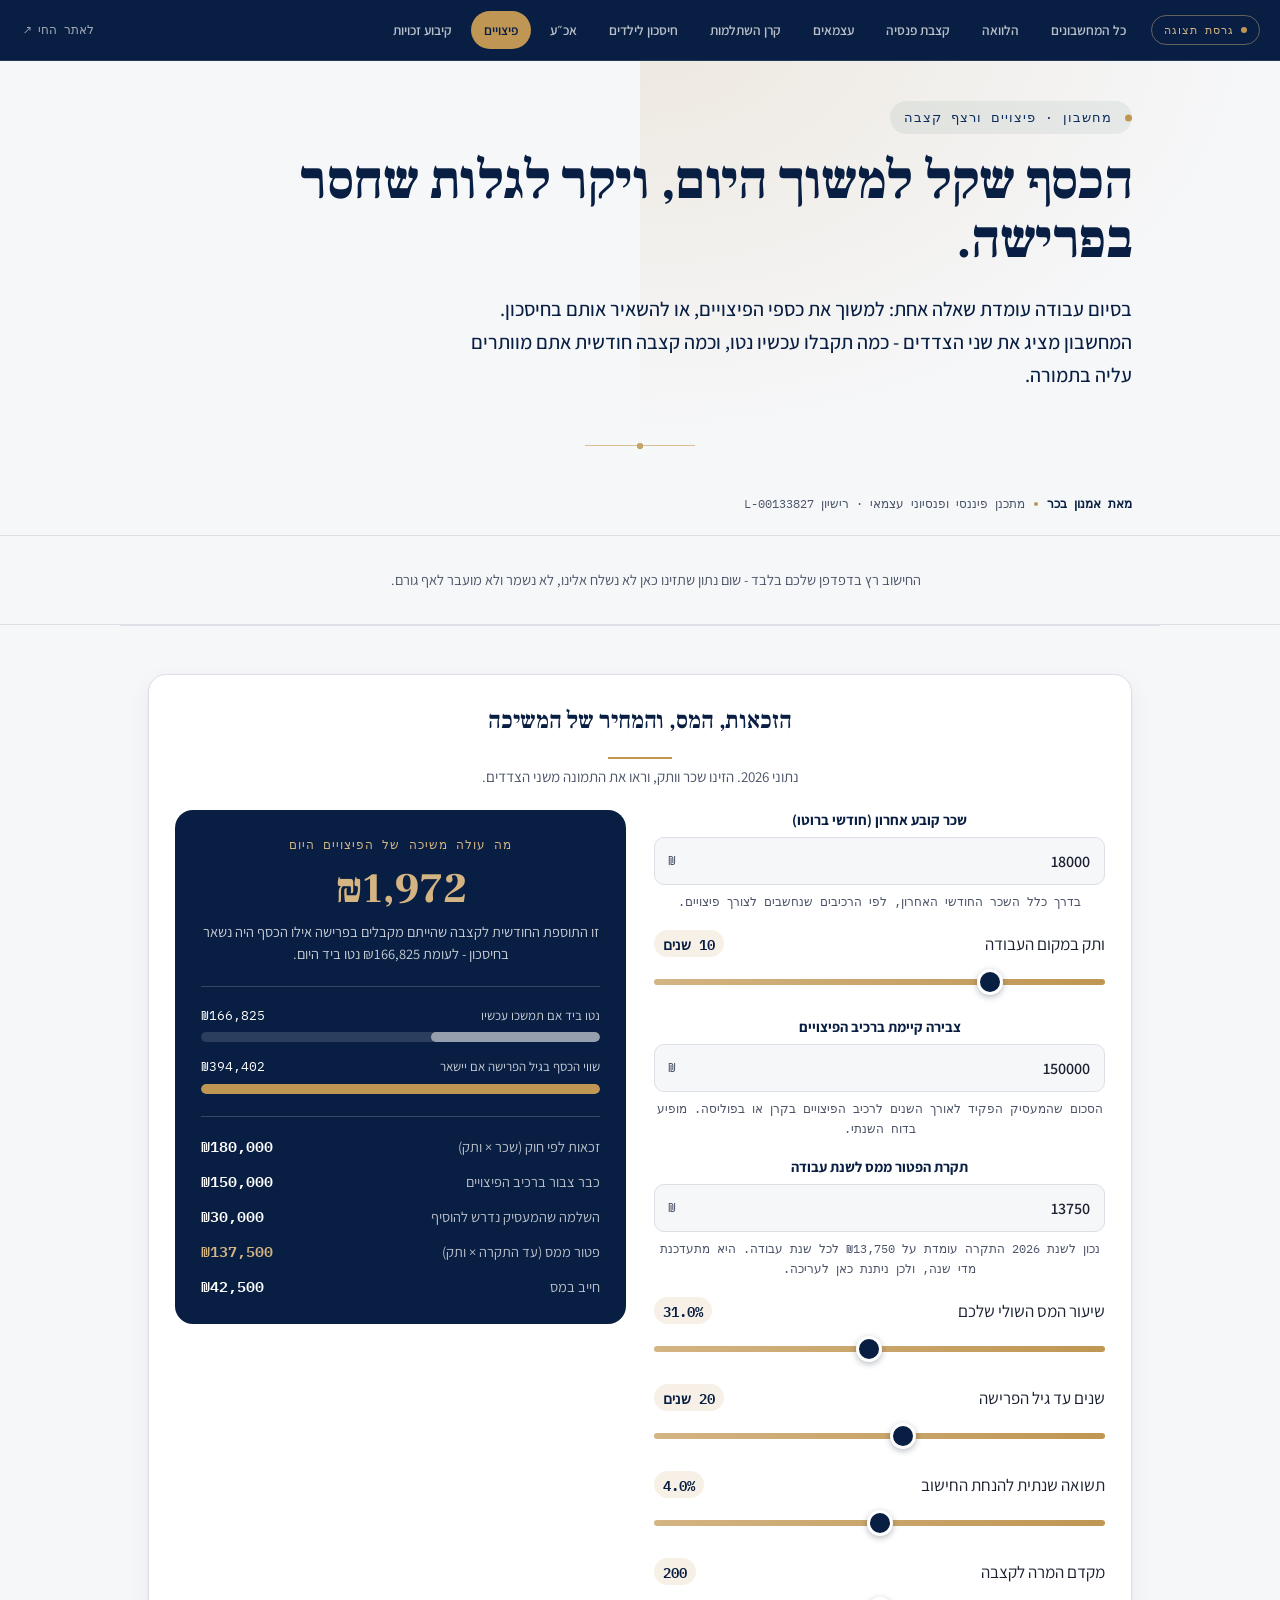
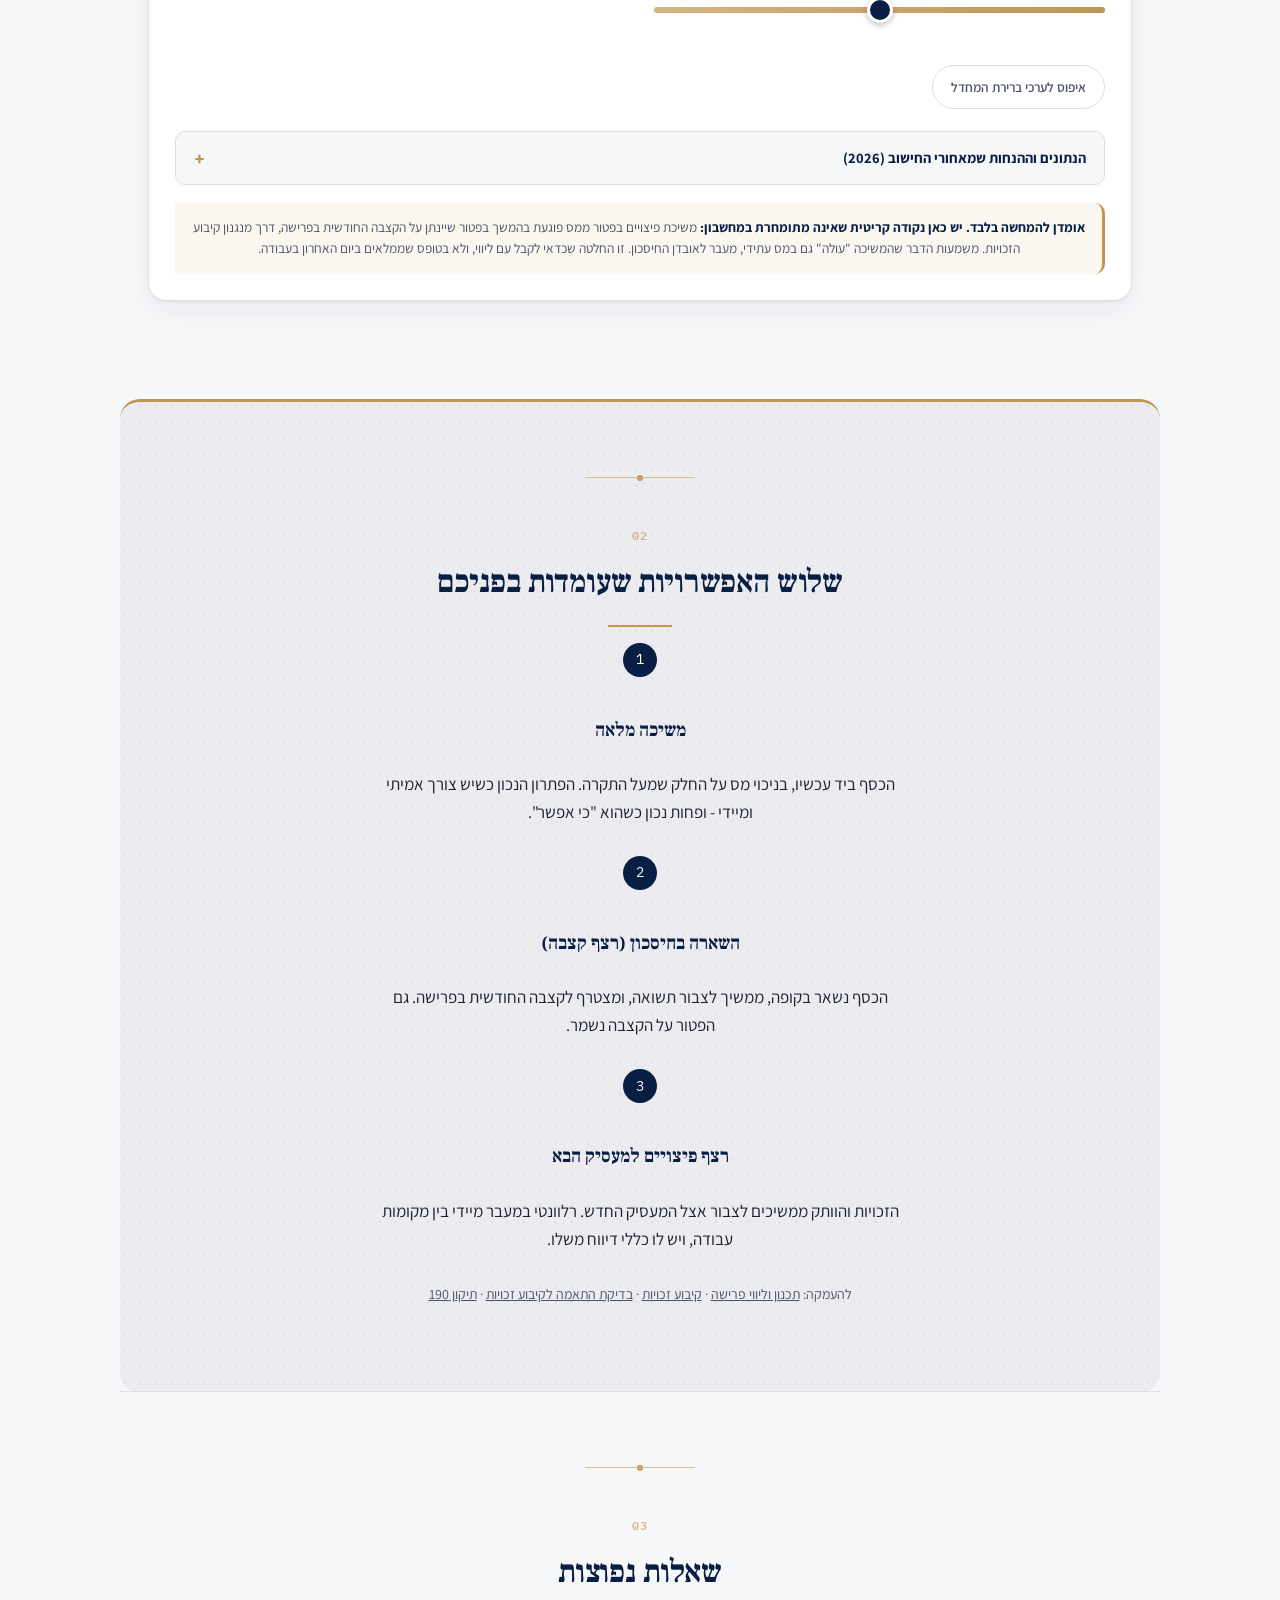
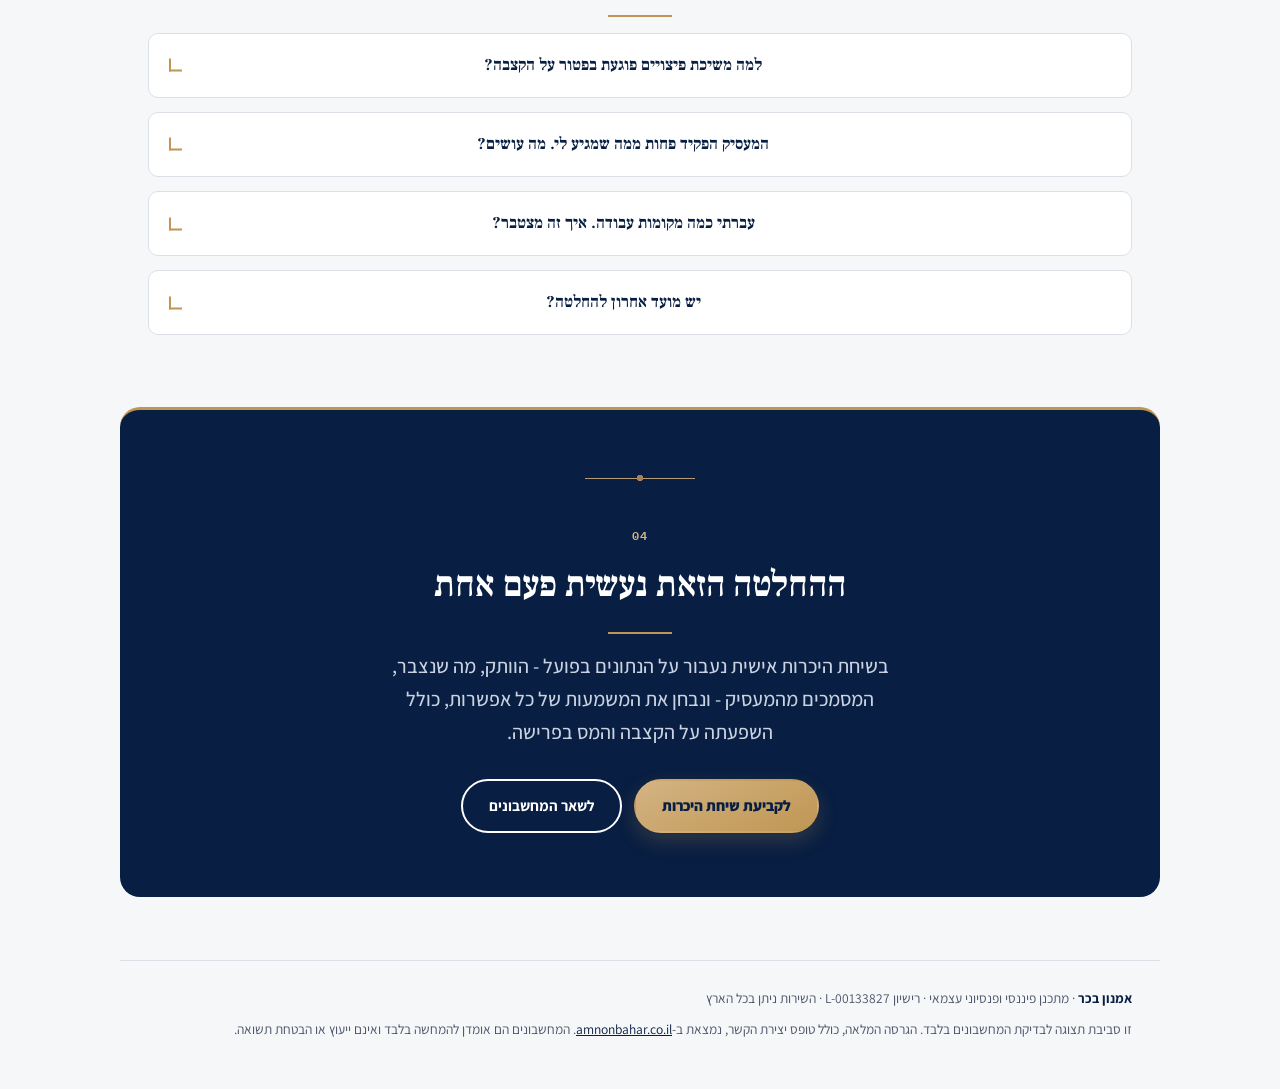
<file: pitzuyim.html>
<!DOCTYPE html>
<html lang="he" dir="rtl">
<head>
<meta charset="UTF-8">
<meta name="viewport" content="width=device-width, initial-scale=1">
<meta name="robots" content="noindex, nofollow">
<title>מחשבון פיצויי פיטורים ורצף קצבה · מחשבונים · אמנון בכר</title>
<meta name="description" content="מחשבון פיצויים 2026: כמה פיצויים מגיעים לכם לפי ותק ושכר, כמה מזה פטור ממס, ומה אתם מוותרים עליו בקצבה החודשית אם תמשכו את הכסף היום.">
<link rel="icon" href="data:image/svg+xml,<svg xmlns='http://www.w3.org/2000/svg' viewBox='0 0 64 64'><rect width='64' height='64' rx='12' fill='%23081e42'/><text x='32' y='43' font-family='Georgia,serif' font-size='30' font-weight='700' fill='%23bf9653' text-anchor='middle'>AB</text></svg>">
<link rel="preconnect" href="https://fonts.googleapis.com">
<link rel="preconnect" href="https://fonts.gstatic.com" crossorigin>
<link href="https://fonts.googleapis.com/css2?family=Frank+Ruhl+Libre:wght@400;500;700;900&family=Assistant:wght@300;400;500;600;700;800&family=IBM+Plex+Mono:wght@400;500;600&display=swap" rel="stylesheet">
<link rel="stylesheet" href="style.css">
<link rel="stylesheet" href="preview.css">
<script src="preview.js" defer></script>
<script src="calc.js"></script>
</head>
<body>
<a href="#main" class="skip-link">דילוג לתוכן הראשי</a>

<!-- ===== סרגל תצוגה זמני - לא חלק מהאתר החי ===== -->
<div class="pv-bar">
  <div class="pv-inner">
    <span class="pv-flag">גרסת תצוגה</span>
    <nav class="pv-nav" aria-label="מעבר בין מחשבונים">
      <a href="index.html">כל המחשבונים</a>
      <a href="halvaa.html">הלוואה</a>
      <a href="pensiya.html">קצבת פנסיה</a>
      <a href="atzmaim.html">עצמאים</a>
      <a href="keren-hishtalmut.html">קרן השתלמות</a>
      <a href="yeladim.html">חיסכון לילדים</a>
      <a href="ovdan-kosher.html">אכ״ע</a>
      <a href="pitzuyim.html" class="is-active" aria-current="page">פיצויים</a>
      <a href="kibua-zchuyot.html">קיבוע זכויות</a>
    </nav>
    <a class="pv-live" href="https://amnonbahar.co.il" target="_blank" rel="noopener">לאתר החי ↗</a>
  </div>
</div>

<main id="main">
<!-- ============================= HERO ============================= -->
<section class="wrap" style="padding-top:40px;">
  <span class="eyebrow">מחשבון · פיצויים ורצף קצבה</span>
  <h1>הכסף שקל למשוך היום, ויקר לגלות שחסר בפרישה.</h1>
  <p class="lede">
    בסיום עבודה עומדת שאלה אחת: למשוך את כספי הפיצויים, או להשאיר אותם
    בחיסכון. המחשבון מציג את שני הצדדים - כמה תקבלו עכשיו נטו, וכמה
    קצבה חודשית אתם מוותרים עליה בתמורה.
  </p>
</section>

<div class="wrap">
  <p class="byline"><b>מאת אמנון בכר</b><span class="byline-dot"></span><span>מתכנן פיננסי ופנסיוני עצמאי · רישיון L-00133827</span></p>
</div>

<div class="trust-bar">
  <div class="muted">החישוב רץ בדפדפן שלכם בלבד - שום נתון שתזינו כאן לא נשלח אלינו, לא נשמר ולא מועבר לאף גורם.</div>
</div>

<!-- ============================= CALCULATOR ============================= -->
<section class="wrap" id="calc" style="padding-top:22px;">
  <div class="calc" id="sevCalc">
    <div class="calc-head">
      <h2 style="font-size:24px;">הזכאות, המס, והמחיר של המשיכה</h2>
      <p>נתוני 2026. הזינו שכר וותק, וראו את התמונה משני הצדדים.</p>
    </div>

    <div class="calc-grid">
      <div class="calc-fields">
        <div class="calc-field">
          <label for="svSalary">שכר קובע אחרון (חודשי ברוטו)</label>
          <span class="calc-input-wrap">
            <input class="calc-input" id="svSalary" type="number" inputmode="numeric" min="0" step="500" value="18000" data-in="salary">
            <span class="calc-unit">₪</span>
          </span>
          <p class="calc-hint">בדרך כלל השכר החודשי האחרון, לפי הרכיבים שנחשבים לצורך פיצויים.</p>
        </div>

        <div class="calc-field">
          <div class="calc-slider-top">
            <label for="svYears">ותק במקום העבודה</label>
            <span class="calc-slider-val" data-out="yearsLabel">10 שנים</span>
          </div>
          <input class="calc-range" id="svYears" type="range" min="0.5" max="40" step="0.5" value="10" data-in="yrs">
        </div>

        <div class="calc-field">
          <label for="svSaved">צבירה קיימת ברכיב הפיצויים</label>
          <span class="calc-input-wrap">
            <input class="calc-input" id="svSaved" type="number" inputmode="numeric" min="0" step="1000" value="150000" data-in="saved">
            <span class="calc-unit">₪</span>
          </span>
          <p class="calc-hint">הסכום שהמעסיק הפקיד לאורך השנים לרכיב הפיצויים בקרן או בפוליסה. מופיע בדוח השנתי.</p>
        </div>

        <div class="calc-field">
          <label for="svCeil">תקרת הפטור ממס לשנת עבודה</label>
          <span class="calc-input-wrap">
            <input class="calc-input" id="svCeil" type="number" inputmode="numeric" min="0" step="50" value="13750" data-in="ceil">
            <span class="calc-unit">₪</span>
          </span>
          <p class="calc-hint">נכון לשנת 2026 התקרה עומדת על ₪13,750 לכל שנת עבודה. היא מתעדכנת מדי שנה, ולכן ניתנת כאן לעריכה.</p>
        </div>

        <div class="calc-field">
          <div class="calc-slider-top">
            <label for="svTax">שיעור המס השולי שלכם</label>
            <span class="calc-slider-val" data-out="taxLabel">31%</span>
          </div>
          <input class="calc-range" id="svTax" type="range" min="10" max="50" step="1" value="31" data-in="tax">
        </div>

        <div class="calc-field">
          <div class="calc-slider-top">
            <label for="svToRet">שנים עד גיל הפרישה</label>
            <span class="calc-slider-val" data-out="toRetLabel">20 שנים</span>
          </div>
          <input class="calc-range" id="svToRet" type="range" min="0" max="45" step="1" value="20" data-in="toRet">
        </div>

        <div class="calc-field">
          <div class="calc-slider-top">
            <label for="svReturn">תשואה שנתית להנחת החישוב</label>
            <span class="calc-slider-val" data-out="returnLabel">4.0%</span>
          </div>
          <input class="calc-range" id="svReturn" type="range" min="0" max="8" step="0.1" value="4" data-in="ret">
        </div>

        <div class="calc-field">
          <div class="calc-slider-top">
            <label for="svFactor">מקדם המרה לקצבה</label>
            <span class="calc-slider-val" data-out="factorLabel">200</span>
          </div>
          <input class="calc-range" id="svFactor" type="range" min="150" max="250" step="1" value="200" data-in="factor">
        </div>

        <div class="calc-actions">
          <button type="button" class="calc-reset" data-calc-reset>איפוס לערכי ברירת המחדל</button>
        </div>
      </div>

      <div class="calc-out" role="status" aria-live="polite">
        <span class="calc-out-eyebrow">מה עולה משיכה של הפיצויים היום</span>
        <p class="calc-out-value" data-out="lostPension">₪0</p>
        <p class="calc-out-sub" data-out="lostSub"></p>

        <div class="calc-bars">
          <div class="calc-bar-row">
            <div class="calc-bar-top"><span>נטו ביד אם תמשכו עכשיו</span><span class="v" data-out="netNow">₪0</span></div>
            <div class="calc-bar is-alt"><span data-bar="netPct"></span></div>
          </div>
          <div class="calc-bar-row">
            <div class="calc-bar-top"><span>שווי הכסף בגיל הפרישה אם יישאר</span><span class="v" data-out="futureVal">₪0</span></div>
            <div class="calc-bar"><span data-bar="futurePct"></span></div>
          </div>
        </div>

        <ul class="calc-out-list">
          <li><span class="k">זכאות לפי חוק (שכר × ותק)</span><span class="v" data-out="entitled">₪0</span></li>
          <li><span class="k">כבר צבור ברכיב הפיצויים</span><span class="v" data-out="saved2">₪0</span></li>
          <li><span class="k">השלמה שהמעסיק נדרש להוסיף</span><span class="v" data-out="topup">₪0</span></li>
          <li><span class="k">פטור ממס (עד התקרה × ותק)</span><span class="v pos" data-out="exempt">₪0</span></li>
          <li><span class="k">חייב במס</span><span class="v" data-out="taxable">₪0</span></li>
        </ul>
      </div>
    </div>

    <details class="calc-assump">
      <summary>הנתונים וההנחות שמאחורי החישוב (2026)</summary>
      <div class="calc-assump-body">
        <ul>
          <li>הזכאות לפיצויים מחושבת כשכר חודשי אחד לכל שנת עבודה, לפי השכר הקובע שהזנתם.</li>
          <li>הפטור ממס מוגבל לתקרה לכל שנת עבודה - ₪13,750 בשנת 2026 - ולכל היותר עד גובה הסכום שנמשך בפועל. סכום מעבר לכך חייב במס לפי שיעור המס השולי.</li>
          <li>שווי הכסף בגיל הפרישה מחושב כצמיחה של הסכום שהיה נשאר בחיסכון (לפני מס), לפי התשואה השנתית שבחרתם, בלי הפקדות נוספות ובלי דמי ניהול.</li>
          <li>הקצבה שמוותרים עליה מחושבת מחלוקת הסכום העתידי במקדם ההמרה שבחרתם.</li>
          <li>החישוב אינו כולל השלמות מכוח הסכם אישי או קיבוצי, ואינו כולל רכיבי שכר שאינם נחשבים לצורך פיצויים.</li>
        </ul>
      </div>
    </details>

    <p class="calc-disclaimer">
      <b>אומדן להמחשה בלבד. יש כאן נקודה קריטית שאינה מתומחרת במחשבון:</b>
      משיכת פיצויים בפטור ממס פוגעת בהמשך בפטור שיינתן על הקצבה החודשית בפרישה,
      דרך מנגנון קיבוע הזכויות. משמעות הדבר שהמשיכה "עולה" גם במס עתידי, מעבר
      לאובדן החיסכון. זו החלטה שכדאי לקבל עם ליווי, ולא בטופס שממלאים ביום
      האחרון בעבודה.
    </p>
  </div>
</section>

<!-- ============================= READ ============================= -->
<section class="wrap section-soft" id="read">
  <h2>שלוש האפשרויות שעומדות בפניכם</h2>
  <ol class="steps">
    <li><h3>משיכה מלאה</h3><p>הכסף ביד עכשיו, בניכוי מס על החלק שמעל התקרה. הפתרון הנכון כשיש צורך אמיתי ומיידי - ופחות נכון כשהוא "כי אפשר".</p></li>
    <li><h3>השארה בחיסכון (רצף קצבה)</h3><p>הכסף נשאר בקופה, ממשיך לצבור תשואה, ומצטרף לקצבה החודשית בפרישה. גם הפטור על הקצבה נשמר.</p></li>
    <li><h3>רצף פיצויים למעסיק הבא</h3><p>הזכויות והוותק ממשיכים לצבור אצל המעסיק החדש. רלוונטי במעבר מיידי בין מקומות עבודה, ויש לו כללי דיווח משלו.</p></li>
  </ol>
  <p class="muted" style="margin-top:16px;font-size:14px;">
    להעמקה: <a href="https://amnonbahar.co.il/prisha/" target="_blank" rel="noopener">תכנון וליווי פרישה</a> ·
    <a href="https://amnonbahar.co.il/kibua/" target="_blank" rel="noopener">קיבוע זכויות</a> ·
    <a href="kibua-zchuyot.html">בדיקת התאמה לקיבוע זכויות</a> ·
    <a href="https://amnonbahar.co.il/tikun190/" target="_blank" rel="noopener">תיקון 190</a>
  </p>
</section>

<!-- ============================= FAQ ============================= -->
<section class="wrap" id="faq">
  <h2>שאלות נפוצות</h2>

  <details class="faq-item">
    <summary><h3>למה משיכת פיצויים פוגעת בפטור על הקצבה?</h3></summary>
    <div class="faq-a"><p>
      הפטור על מענקי פרישה והפטור על הקצבה החודשית מגיעים מאותה "קופת פטור"
      כוללת. כל שקל שנמשך בפטור בעת עזיבת עבודה מקטין את הפטור שיישאר לקצבה
      בפרישה. זו בדיוק החשיבות של קיבוע הזכויות בזמן.
    </p></div>
  </details>

  <details class="faq-item">
    <summary><h3>המעסיק הפקיד פחות ממה שמגיע לי. מה עושים?</h3></summary>
    <div class="faq-a"><p>
      שורת "השלמה" במחשבון היא ההפרש בין הזכאות לפי חוק לבין מה שנצבר בפועל.
      במקרים רבים המעסיק נדרש להשלים אותו בסיום העבודה. שווה לבדוק זאת מול
      תלוש השכר והדוח, ולא להסתמך על מה שנאמר בעל פה.
    </p></div>
  </details>

  <details class="faq-item">
    <summary><h3>עברתי כמה מקומות עבודה. איך זה מצטבר?</h3></summary>
    <div class="faq-a"><p>
      לכל תקופת עבודה יש שכר קובע וותק משלה, והפטור מחושב לפי סך שנות
      העבודה. כשיש כמה מעסיקים בעבר, התמונה מורכבת יותר - ואת השורה
      התחתונה כדאי לבנות מהמסמכים בפועל.
    </p></div>
  </details>

  <details class="faq-item">
    <summary><h3>יש מועד אחרון להחלטה?</h3></summary>
    <div class="faq-a"><p>
      כן. יש מועדים קבועים בחוק לדיווח על בחירה ברצף קצבה או ברצף פיצויים,
      ואיחור עלול לסגור את האפשרות. זו אחת הסיבות לטפל בזה בסמוך לעזיבה,
      ולא כעבור שנה.
    </p></div>
  </details>
</section>

<!-- ============================= CLOSING ============================= -->
<section class="wrap section-soft" id="contact">
  <h2>ההחלטה הזאת נעשית פעם אחת</h2>
  <p class="lede">
    בשיחת היכרות אישית נעבור על הנתונים בפועל - הוותק, מה שנצבר, המסמכים
    מהמעסיק - ונבחן את המשמעות של כל אפשרות, כולל השפעתה על הקצבה והמס
    בפרישה.
  </p>
  <div class="cta-row">
    <a href="https://wa.me/972544909201" class="btn btn-primary" target="_blank" rel="noopener">לקביעת שיחת היכרות</a>
    <a href="index.html" class="btn btn-secondary">לשאר המחשבונים</a>
  </div>
</section>

<script>
AB.init('#sevCalc', function (v) {
  var entitled = v.salary * v.yrs;
  var saved = Math.max(0, v.saved);
  var topup = Math.max(0, entitled - saved);
  var amount = Math.max(entitled, saved);
  var exempt = Math.min(amount, v.ceil * v.yrs);
  var taxable = Math.max(0, amount - exempt);
  var netNow = exempt + taxable * (1 - v.tax / 100);
  var futureVal = amount * Math.pow(1 + v.ret / 100, v.toRet);
  var lostPension = futureVal / Math.max(1, v.factor);
  var max = Math.max(netNow, futureVal, 1);

  return {
    yearsLabel: AB.years(v.yrs),
    taxLabel: AB.pct(v.tax),
    toRetLabel: AB.years(v.toRet),
    returnLabel: AB.pct(v.ret),
    factorLabel: Math.round(v.factor),
    lostPension: AB.money(lostPension),
    lostSub: 'זו התוספת החודשית לקצבה שהייתם מקבלים בפרישה אילו הכסף היה נשאר בחיסכון - לעומת ' +
             AB.money(netNow) + ' נטו ביד היום.',
    netNow: AB.money(netNow),
    futureVal: AB.money(futureVal),
    netPct: (netNow / max) * 100,
    futurePct: (futureVal / max) * 100,
    entitled: AB.money(entitled),
    saved2: AB.money(saved),
    topup: topup > 1 ? AB.money(topup) : 'אין חוסר',
    exempt: AB.money(exempt),
    taxable: taxable > 1 ? AB.money(taxable) : 'הכל בפטור'
  };
});
</script>
</main>

<footer class="pv-foot">
  <p><b>אמנון בכר</b> · מתכנן פיננסי ופנסיוני עצמאי · רישיון L-00133827 · השירות ניתן בכל הארץ</p>
  <p>זו סביבת תצוגה לבדיקת המחשבונים בלבד. הגרסה המלאה, כולל טופס יצירת הקשר,
     נמצאת ב-<a href="https://amnonbahar.co.il/machshevonim/" target="_blank" rel="noopener">amnonbahar.co.il</a>.
     המחשבונים הם אומדן להמחשה בלבד ואינם ייעוץ או הבטחת תשואה.</p>
</footer>
</body>
</html>
</file>
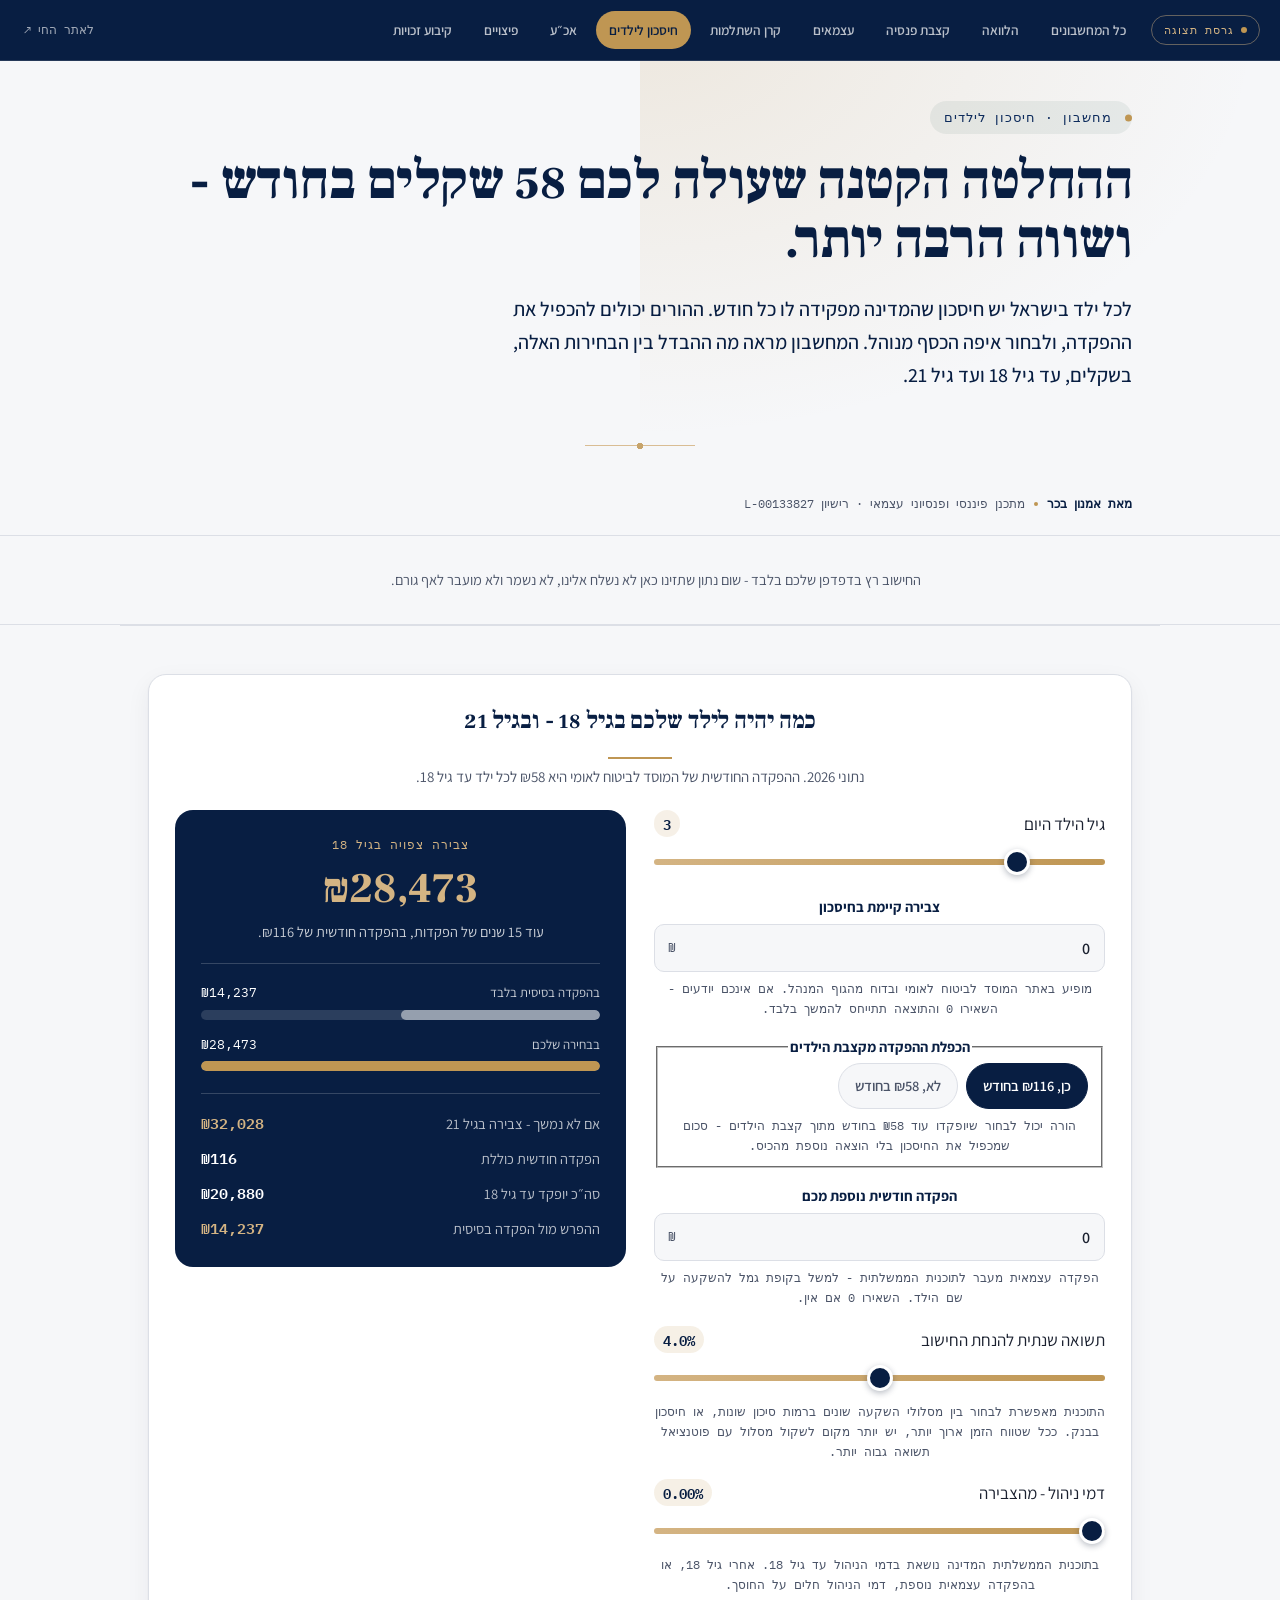
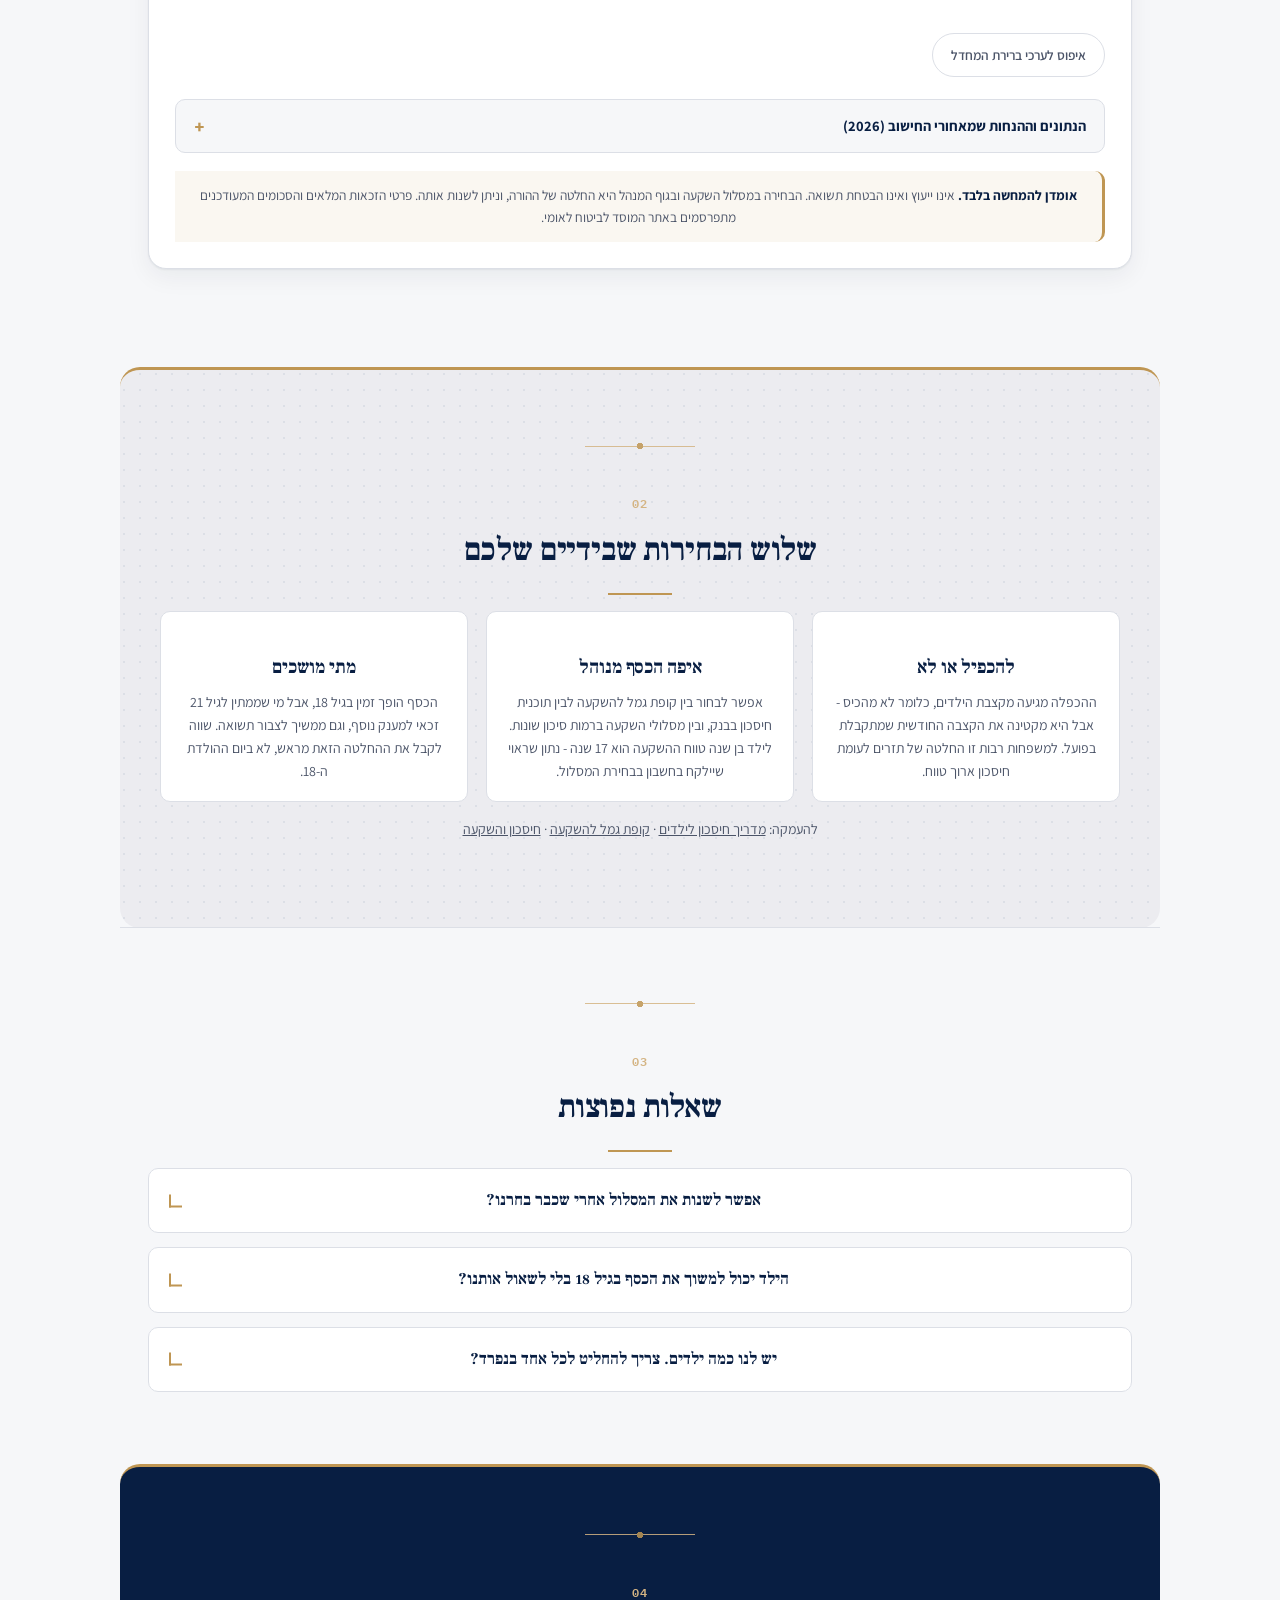
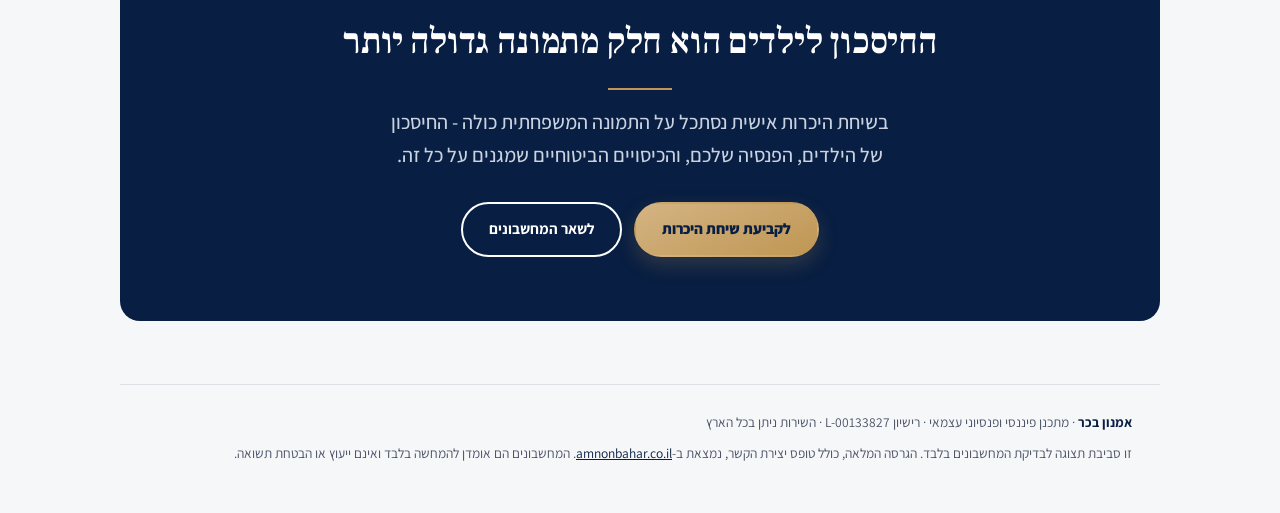
<file: yeladim.html>
<!DOCTYPE html>
<html lang="he" dir="rtl">
<head>
<meta charset="UTF-8">
<meta name="viewport" content="width=device-width, initial-scale=1">
<meta name="robots" content="noindex, nofollow">
<title>מחשבון חיסכון לכל ילד – כמה יצטבר · מחשבונים · אמנון בכר</title>
<meta name="description" content="מחשבון חיסכון לכל ילד: כמה יצטבר עד גיל 18 ועד גיל 21, מה ההבדל בין הפקדה בסיסית להפקדה כפולה, וכמה מוסיפה הפקדה חודשית של ההורים.">
<link rel="icon" href="data:image/svg+xml,<svg xmlns='http://www.w3.org/2000/svg' viewBox='0 0 64 64'><rect width='64' height='64' rx='12' fill='%23081e42'/><text x='32' y='43' font-family='Georgia,serif' font-size='30' font-weight='700' fill='%23bf9653' text-anchor='middle'>AB</text></svg>">
<link rel="preconnect" href="https://fonts.googleapis.com">
<link rel="preconnect" href="https://fonts.gstatic.com" crossorigin>
<link href="https://fonts.googleapis.com/css2?family=Frank+Ruhl+Libre:wght@400;500;700;900&family=Assistant:wght@300;400;500;600;700;800&family=IBM+Plex+Mono:wght@400;500;600&display=swap" rel="stylesheet">
<link rel="stylesheet" href="style.css">
<link rel="stylesheet" href="preview.css">
<script src="preview.js" defer></script>
<script src="calc.js"></script>
</head>
<body>
<a href="#main" class="skip-link">דילוג לתוכן הראשי</a>

<!-- ===== סרגל תצוגה זמני - לא חלק מהאתר החי ===== -->
<div class="pv-bar">
  <div class="pv-inner">
    <span class="pv-flag">גרסת תצוגה</span>
    <nav class="pv-nav" aria-label="מעבר בין מחשבונים">
      <a href="index.html">כל המחשבונים</a>
      <a href="halvaa.html">הלוואה</a>
      <a href="pensiya.html">קצבת פנסיה</a>
      <a href="atzmaim.html">עצמאים</a>
      <a href="keren-hishtalmut.html">קרן השתלמות</a>
      <a href="yeladim.html" class="is-active" aria-current="page">חיסכון לילדים</a>
      <a href="ovdan-kosher.html">אכ״ע</a>
      <a href="pitzuyim.html">פיצויים</a>
      <a href="kibua-zchuyot.html">קיבוע זכויות</a>
    </nav>
    <a class="pv-live" href="https://amnonbahar.co.il" target="_blank" rel="noopener">לאתר החי ↗</a>
  </div>
</div>

<main id="main">
<!-- ============================= HERO ============================= -->
<section class="wrap" style="padding-top:40px;">
  <span class="eyebrow">מחשבון · חיסכון לילדים</span>
  <h1>ההחלטה הקטנה שעולה לכם 58 שקלים בחודש - ושווה הרבה יותר.</h1>
  <p class="lede">
    לכל ילד בישראל יש חיסכון שהמדינה מפקידה לו כל חודש. ההורים יכולים
    להכפיל את ההפקדה, ולבחור איפה הכסף מנוהל. המחשבון מראה מה ההבדל
    בין הבחירות האלה, בשקלים, עד גיל 18 ועד גיל 21.
  </p>
</section>

<div class="wrap">
  <p class="byline"><b>מאת אמנון בכר</b><span class="byline-dot"></span><span>מתכנן פיננסי ופנסיוני עצמאי · רישיון L-00133827</span></p>
</div>

<div class="trust-bar">
  <div class="muted">החישוב רץ בדפדפן שלכם בלבד - שום נתון שתזינו כאן לא נשלח אלינו, לא נשמר ולא מועבר לאף גורם.</div>
</div>

<!-- ============================= CALCULATOR ============================= -->
<section class="wrap" id="calc" style="padding-top:22px;">
  <div class="calc" id="kidCalc">
    <div class="calc-head">
      <h2 style="font-size:24px;">כמה יהיה לילד שלכם בגיל 18 - ובגיל 21</h2>
      <p>נתוני 2026. ההפקדה החודשית של המוסד לביטוח לאומי היא ₪58 לכל ילד עד גיל 18.</p>
    </div>

    <div class="calc-grid">
      <div class="calc-fields">
        <div class="calc-field">
          <div class="calc-slider-top">
            <label for="kcAge">גיל הילד היום</label>
            <span class="calc-slider-val" data-out="ageLabel">3</span>
          </div>
          <input class="calc-range" id="kcAge" type="range" min="0" max="17" step="1" value="3" data-in="age">
        </div>

        <div class="calc-field">
          <label for="kcBal">צבירה קיימת בחיסכון</label>
          <span class="calc-input-wrap">
            <input class="calc-input" id="kcBal" type="number" inputmode="numeric" min="0" step="500" value="0" data-in="bal">
            <span class="calc-unit">₪</span>
          </span>
          <p class="calc-hint">מופיע באתר המוסד לביטוח לאומי ובדוח מהגוף המנהל. אם אינכם יודעים - השאירו 0 והתוצאה תתייחס להמשך בלבד.</p>
        </div>

        <fieldset class="calc-field">
          <legend class="calc-legend">הכפלת ההפקדה מקצבת הילדים</legend>
          <div class="calc-seg">
            <input type="radio" name="kcDouble" id="kcD1" value="1" checked data-in="dbl"><label for="kcD1">כן, ₪116 בחודש</label>
            <input type="radio" name="kcDouble" id="kcD0" value="0" data-in="dbl"><label for="kcD0">לא, ₪58 בחודש</label>
          </div>
          <p class="calc-hint">הורה יכול לבחור שיופקדו עוד ₪58 בחודש מתוך קצבת הילדים - סכום שמכפיל את החיסכון בלי הוצאה נוספת מהכיס.</p>
        </fieldset>

        <div class="calc-field">
          <label for="kcExtra">הפקדה חודשית נוספת מכם</label>
          <span class="calc-input-wrap">
            <input class="calc-input" id="kcExtra" type="number" inputmode="numeric" min="0" step="50" value="0" data-in="extra">
            <span class="calc-unit">₪</span>
          </span>
          <p class="calc-hint">הפקדה עצמאית מעבר לתוכנית הממשלתית - למשל בקופת גמל להשקעה על שם הילד. השאירו 0 אם אין.</p>
        </div>

        <div class="calc-field">
          <div class="calc-slider-top">
            <label for="kcReturn">תשואה שנתית להנחת החישוב</label>
            <span class="calc-slider-val" data-out="returnLabel">4.0%</span>
          </div>
          <input class="calc-range" id="kcReturn" type="range" min="0" max="8" step="0.1" value="4" data-in="ret">
          <p class="calc-hint">התוכנית מאפשרת לבחור בין מסלולי השקעה שונים ברמות סיכון שונות, או חיסכון בבנק. ככל שטווח הזמן ארוך יותר, יש יותר מקום לשקול מסלול עם פוטנציאל תשואה גבוה יותר.</p>
        </div>

        <div class="calc-field">
          <div class="calc-slider-top">
            <label for="kcFee">דמי ניהול - מהצבירה</label>
            <span class="calc-slider-val" data-out="feeLabel">0.00%</span>
          </div>
          <input class="calc-range" id="kcFee" type="range" min="0" max="1.05" step="0.01" value="0" data-in="fee">
          <p class="calc-hint">בתוכנית הממשלתית המדינה נושאת בדמי הניהול עד גיל 18. אחרי גיל 18, או בהפקדה עצמאית נוספת, דמי הניהול חלים על החוסך.</p>
        </div>

        <div class="calc-actions">
          <button type="button" class="calc-reset" data-calc-reset>איפוס לערכי ברירת המחדל</button>
        </div>
      </div>

      <div class="calc-out" role="status" aria-live="polite">
        <span class="calc-out-eyebrow">צבירה צפויה בגיל 18</span>
        <p class="calc-out-value" data-out="at18">₪0</p>
        <p class="calc-out-sub" data-out="sub18"></p>

        <div class="calc-bars">
          <div class="calc-bar-row">
            <div class="calc-bar-top"><span>בהפקדה בסיסית בלבד</span><span class="v" data-out="basic18">₪0</span></div>
            <div class="calc-bar is-alt"><span data-bar="basicPct"></span></div>
          </div>
          <div class="calc-bar-row">
            <div class="calc-bar-top"><span>בבחירה שלכם</span><span class="v" data-out="at18b">₪0</span></div>
            <div class="calc-bar"><span data-bar="chosenPct"></span></div>
          </div>
        </div>

        <ul class="calc-out-list">
          <li><span class="k">אם לא נמשך - צבירה בגיל 21</span><span class="v pos" data-out="at21">₪0</span></li>
          <li><span class="k">הפקדה חודשית כוללת</span><span class="v" data-out="monthly">₪0</span></li>
          <li><span class="k">סה״כ יופקד עד גיל 18</span><span class="v" data-out="deposited">₪0</span></li>
          <li><span class="k">ההפרש מול הפקדה בסיסית</span><span class="v pos" data-out="diff">₪0</span></li>
        </ul>
      </div>
    </div>

    <details class="calc-assump">
      <summary>הנתונים וההנחות שמאחורי החישוב (2026)</summary>
      <div class="calc-assump-body">
        <ul>
          <li>המוסד לביטוח לאומי מפקיד ₪58 בחודש לכל ילד עד גיל 18. הורה רשאי להוסיף ₪58 נוספים מתוך קצבת הילדים, כך שסך ההפקדה מגיע ל-₪116 בחודש.</li>
          <li>מעבר לכך, התוכנית כוללת מענקים נוספים בגיל 18 ובגיל 21 למי שלא מושך את הכסף מוקדם. הסכומים מתעדכנים מדי שנה ולכן אינם מגולמים בחישוב - התוצאה בפועל תהיה גבוהה יותר.</li>
          <li>בין גיל 18 לגיל 21 אין הפקדות חדשות מהמדינה בחישוב - רק המשך צבירת תשואה על מה שכבר נצבר, בהנחה שהכסף לא נמשך.</li>
          <li>התשואה שנתית אחידה לפני דמי ניהול, במונחים נומינליים ובלי מס.</li>
          <li>ההפקדה החודשית הנוספת שלכם, אם הזנתם, מחושבת גם היא עד גיל 18.</li>
        </ul>
      </div>
    </details>

    <p class="calc-disclaimer">
      <b>אומדן להמחשה בלבד.</b> אינו ייעוץ ואינו הבטחת תשואה. הבחירה במסלול
      השקעה ובגוף המנהל היא החלטה של ההורה, וניתן לשנות אותה. פרטי הזכאות
      המלאים והסכומים המעודכנים מתפרסמים באתר המוסד לביטוח לאומי.
    </p>
  </div>
</section>

<!-- ============================= READ ============================= -->
<section class="wrap section-soft" id="read">
  <h2>שלוש הבחירות שבידיים שלכם</h2>
  <div class="service-grid">
    <div class="card">
      <h3>להכפיל או לא</h3>
      <p>
        ההכפלה מגיעה מקצבת הילדים, כלומר לא מהכיס - אבל היא מקטינה את
        הקצבה החודשית שמתקבלת בפועל. למשפחות רבות זו החלטה של תזרים
        לעומת חיסכון ארוך טווח.
      </p>
    </div>
    <div class="card">
      <h3>איפה הכסף מנוהל</h3>
      <p>
        אפשר לבחור בין קופת גמל להשקעה לבין תוכנית חיסכון בבנק, ובין
        מסלולי השקעה ברמות סיכון שונות. לילד בן שנה טווח ההשקעה הוא
        17 שנה - נתון שראוי שיילקח בחשבון בבחירת המסלול.
      </p>
    </div>
    <div class="card">
      <h3>מתי מושכים</h3>
      <p>
        הכסף הופך זמין בגיל 18, אבל מי שממתין לגיל 21 זכאי למענק נוסף,
        וגם ממשיך לצבור תשואה. שווה לקבל את ההחלטה הזאת מראש, לא ביום
        ההולדת ה-18.
      </p>
    </div>
  </div>
  <p class="muted" style="margin-top:16px;font-size:14px;">
    להעמקה: <a href="https://amnonbahar.co.il/yeladim/" target="_blank" rel="noopener">מדריך חיסכון לילדים</a> ·
    <a href="https://amnonbahar.co.il/gemelinvest/" target="_blank" rel="noopener">קופת גמל להשקעה</a> ·
    <a href="https://amnonbahar.co.il/savings/" target="_blank" rel="noopener">חיסכון והשקעה</a>
  </p>
</section>

<!-- ============================= FAQ ============================= -->
<section class="wrap" id="faq">
  <h2>שאלות נפוצות</h2>

  <details class="faq-item">
    <summary><h3>אפשר לשנות את המסלול אחרי שכבר בחרנו?</h3></summary>
    <div class="faq-a"><p>
      כן. אפשר לעבור בין גופים ובין מסלולי השקעה גם בהמשך הדרך, ללא עלות
      ובלי לפגוע בצבירה הקיימת. מי שלא בחר כלל שובץ למסלול ברירת מחדל.
    </p></div>
  </details>

  <details class="faq-item">
    <summary><h3>הילד יכול למשוך את הכסף בגיל 18 בלי לשאול אותנו?</h3></summary>
    <div class="faq-a"><p>
      מגיל 18 הכסף שייך לילד והוא רשאי למשוך אותו. זו סיבה טובה לדבר על
      זה איתו לפני, ולא אחרי - במיוחד אם המטרה שלשמה נחסך הכסף היא לימודים
      או צעד משמעותי אחר.
    </p></div>
  </details>

  <details class="faq-item">
    <summary><h3>יש לנו כמה ילדים. צריך להחליט לכל אחד בנפרד?</h3></summary>
    <div class="faq-a"><p>
      כן, ההחלטה נעשית לכל ילד בנפרד - כולל בחירת הגוף המנהל ומסלול ההשקעה.
      זה גם אומר שאפשר להתאים מסלול שונה לילד בן 16 ולילד בן שנתיים.
    </p></div>
  </details>
</section>

<!-- ============================= CLOSING ============================= -->
<section class="wrap section-soft" id="contact">
  <h2>החיסכון לילדים הוא חלק מתמונה גדולה יותר</h2>
  <p class="lede">
    בשיחת היכרות אישית נסתכל על התמונה המשפחתית כולה - החיסכון של הילדים,
    הפנסיה שלכם, והכיסויים הביטוחיים שמגנים על כל זה.
  </p>
  <div class="cta-row">
    <a href="https://wa.me/972544909201" class="btn btn-primary" target="_blank" rel="noopener">לקביעת שיחת היכרות</a>
    <a href="index.html" class="btn btn-secondary">לשאר המחשבונים</a>
  </div>
</section>

<script>
AB.init('#kidCalc', function (v) {
  var STATE = 58;
  var yearsTo18 = Math.max(0, 18 - v.age);
  var monthlyBasic = STATE;
  var monthlyChosen = STATE * (v.dbl ? 2 : 1) + Math.max(0, v.extra);

  function run(monthly) {
    var a = AB.accumulate({ initial: v.bal, monthly: monthly, years: yearsTo18,
                            annualReturn: v.ret, feeOnBalance: v.fee, feeOnDeposit: 0 });
    var b = AB.accumulate({ initial: a.balance, monthly: 0, years: 3,
                            annualReturn: v.ret, feeOnBalance: v.fee, feeOnDeposit: 0 });
    return { at18: a.balance, at21: b.balance, deposits: a.deposits };
  }

  var chosen = run(monthlyChosen);
  var basic = run(monthlyBasic);
  var max = Math.max(chosen.at18, basic.at18, 1);

  return {
    ageLabel: v.age,
    returnLabel: AB.pct(v.ret),
    feeLabel: AB.pct(v.fee, 2),
    at18: AB.money(chosen.at18),
    at18b: AB.money(chosen.at18),
    basic18: AB.money(basic.at18),
    at21: AB.money(chosen.at21),
    sub18: yearsTo18 > 0
      ? 'עוד ' + AB.years(yearsTo18) + ' של הפקדות, בהפקדה חודשית של ' + AB.money(monthlyChosen) + '.'
      : 'הילד כבר בגיל 18 - התוצאה מציגה את הצבירה הקיימת בלבד.',
    monthly: AB.money(monthlyChosen),
    deposited: AB.money(chosen.deposits + v.bal),
    diff: AB.money(Math.max(0, chosen.at18 - basic.at18)),
    basicPct: (basic.at18 / max) * 100,
    chosenPct: (chosen.at18 / max) * 100
  };
});
</script>
</main>

<footer class="pv-foot">
  <p><b>אמנון בכר</b> · מתכנן פיננסי ופנסיוני עצמאי · רישיון L-00133827 · השירות ניתן בכל הארץ</p>
  <p>זו סביבת תצוגה לבדיקת המחשבונים בלבד. הגרסה המלאה, כולל טופס יצירת הקשר,
     נמצאת ב-<a href="https://amnonbahar.co.il/machshevonim/" target="_blank" rel="noopener">amnonbahar.co.il</a>.
     המחשבונים הם אומדן להמחשה בלבד ואינם ייעוץ או הבטחת תשואה.</p>
</footer>
</body>
</html>
</file>
<file: style.css>
:root{
  --navy:#081e42; --navy-2:#0d2b5c;
  --pine:#081e42; --pine-2:#0d2b5c;
  --gold:#bf9653; --gold-2:#d4b483;
  --paper:#f6f7f9; --paper-2:#ececf0;
  --ink:#1b2130; --ink-soft:#4b5468;
  --line:#dcdfe6; --white:#ffffff; --myth:#a4433a; /* keep — used only for myth/fact contrast, not brand-facing */
  --radius:10px; --radius-lg:18px;
  --shadow:0 1px 2px rgba(20,34,56,.06),0 8px 24px rgba(20,34,56,.06);
  --maxw:1040px;
  --font-display:'Frank Ruhl Libre',serif;
  --font-body:'Assistant',sans-serif;
  --font-mono:'IBM Plex Mono',monospace;
}
*{box-sizing:border-box}
html{scroll-behavior:smooth}
body{margin:0;background:var(--paper);color:var(--ink);font-family:var(--font-body);
  font-size:17px;line-height:1.65;-webkit-font-smoothing:antialiased}
img,svg{max-width:100%;display:block}
a{color:inherit}
:focus-visible{outline:3px solid var(--gold);outline-offset:2px;border-radius:4px}
@media (prefers-reduced-motion: reduce){*{animation-duration:.001ms !important;transition-duration:.001ms !important}}

.wrap{max-width:var(--maxw);margin:0 auto;padding:0 28px}

/* ---- header / footer ---- */
.site-header{position:sticky;top:0;z-index:50;background:rgba(246,247,249,.92);
  backdrop-filter:blur(6px);border-bottom:1px solid var(--line)}
.site-header-inner{display:flex;align-items:center;justify-content:space-between;padding:8px 28px;gap:20px}
.brand-lockup{display:flex;align-items:center;gap:10px;text-decoration:none;font-family:var(--font-display);
  font-weight:800;font-size:19px;color:var(--navy)}
.brand-lockup svg{width:26px;height:26px}
.site-header nav{display:flex;gap:26px;font-size:14.5px;font-weight:600}
.site-header nav a{text-decoration:none;color:var(--ink-soft)}
.site-header nav a:hover{color:var(--navy)}
.btn-sm{padding:10px 18px;font-size:13.5px}

/* mobile nav toggle (hamburger) — hidden on desktop, shown only under the
   720px breakpoint where the inline nav switches to a dropdown, see below */
.nav-toggle{display:none;flex:0 0 auto;width:44px;height:44px;padding:0;
  align-items:center;justify-content:center;flex-direction:column;gap:5px;
  border:1px solid var(--line);border-radius:10px;background:var(--white);
  cursor:pointer;-webkit-tap-highlight-color:transparent}
.nav-toggle span{display:block;width:20px;height:2px;border-radius:2px;background:var(--navy);
  transition:transform .2s ease,opacity .2s ease}
.site-header.nav-open .nav-toggle span:nth-child(1){transform:translateY(7px) rotate(45deg)}
.site-header.nav-open .nav-toggle span:nth-child(2){opacity:0}
.site-header.nav-open .nav-toggle span:nth-child(3){transform:translateY(-7px) rotate(-45deg)}

.site-footer{border-top:1px solid var(--line);padding:40px 0;margin-top:80px}
.site-footer-inner{display:flex;flex-wrap:wrap;align-items:center;justify-content:space-between;gap:18px}
.site-footer nav{display:flex;flex-wrap:wrap;justify-content:center;gap:6px 12px;font-size:13px}
.site-footer nav a{text-decoration:none;color:var(--ink-soft);display:inline-flex;align-items:center;
  padding:9px 6px;min-height:40px}
.footer-note{font-family:var(--font-mono);font-size:12px;color:var(--ink-soft);margin:0;width:100%}

/* ---- eyebrow / cta / buttons ---- */
.eyebrow{display:inline-flex;align-items:center;gap:8px;font-family:var(--font-mono);font-size:12.5px;
  letter-spacing:.08em;text-transform:uppercase;color:var(--pine-2);background:rgba(47,93,80,.08);
  padding:6px 14px;border-radius:999px;margin-bottom:18px}
.lede{font-size:20px;color:var(--navy);font-weight:500;max-width:680px}
.cta-row{display:flex;gap:12px;flex-wrap:wrap}
.btn{font-family:var(--font-body);font-weight:700;font-size:15px;padding:13px 26px;border-radius:999px;
  border:2px solid transparent;cursor:pointer;transition:transform .15s,box-shadow .15s;text-decoration:none;display:inline-block;
  -webkit-appearance:none;appearance:none;-webkit-tap-highlight-color:transparent;touch-action:manipulation;margin:0}
.btn-primary{background:var(--gold);color:var(--navy)}
.btn-primary:hover{transform:translateY(-1px);box-shadow:0 6px 18px rgba(184,134,59,.35)}
.btn-secondary{background:transparent;border-color:var(--navy);color:var(--navy)}

/* ---- content components (mirrors the brand book) ---- */
.trust-bar{display:flex;gap:26px;flex-wrap:wrap;font-size:14px;color:var(--ink-soft);
  border-top:1px solid var(--line);border-bottom:1px solid var(--line);padding:14px 0;margin:28px 0}
.trust-bar b{color:var(--navy)}

/* byline: visible author/authority line under a guide's hero (E-E-A-T / GEO - name+license readable in-page, not only in schema) */
.byline{display:flex;align-items:center;gap:9px;flex-wrap:wrap;margin:4px 0 22px;
  font-family:var(--font-mono);font-size:12px;color:var(--ink-soft)}
.byline b{color:var(--navy);font-weight:700}
.byline .byline-dot{width:4px;height:4px;border-radius:50%;background:var(--gold);flex:none}

.service-grid{display:grid;grid-template-columns:repeat(auto-fit,minmax(180px,1fr));gap:14px}
.card{background:var(--white);border:1px solid var(--line);border-radius:var(--radius);padding:18px}
.card .badge{display:inline-block;background:var(--pine);color:#fff;font-size:11px;padding:3px 10px;
  border-radius:999px;margin-bottom:10px;font-family:var(--font-mono)}
.card h4{margin:0 0 6px;font-family:var(--font-display);color:var(--navy);font-size:17px}
.card p{margin:0;font-size:14px;color:var(--ink-soft)}

ol.steps{counter-reset:step;list-style:none;padding:0;margin:0;display:flex;flex-direction:column;gap:16px}
ol.steps li{counter-increment:step;display:flex;gap:16px;align-items:flex-start}
ol.steps li::before{content:counter(step);flex:0 0 auto;width:34px;height:34px;border-radius:50%;
  background:var(--navy);color:#fff;display:flex;align-items:center;justify-content:center;font-family:var(--font-mono);font-size:14px}
ol.steps b{color:var(--navy);display:block;margin-bottom:2px}
ol.steps span{color:var(--ink-soft);font-size:14.5px}

.faq-item{border-bottom:1px solid var(--line);padding:16px 0}
.faq-item summary{cursor:pointer;font-weight:700;color:var(--navy)}
.faq-item p{color:var(--ink-soft);margin:10px 0 0;font-size:15px}

.checklist{list-style:none;padding:0;margin:0;display:flex;flex-direction:column;gap:10px}
.checklist li{display:flex;gap:10px;align-items:flex-start;font-size:15px}
.checklist li::before{content:"✓";flex:0 0 auto;width:20px;height:20px;border-radius:5px;
  background:rgba(47,93,80,.12);color:var(--pine);font-size:12px;display:flex;align-items:center;justify-content:center;margin-top:2px}

.timeline{display:flex;overflow-x:auto;padding:10px 0}
.timeline .stage{flex:1 0 140px;position:relative;padding:0 18px 0 0;text-align:center}
.timeline .stage::before{content:"";position:absolute;top:9px;right:0;left:-50%;height:2px;background:var(--line)}
.timeline .stage:first-child::before{display:none}
.timeline .dot{width:20px;height:20px;border-radius:50%;background:var(--gold);margin:0 auto 10px;
  border:3px solid var(--paper);box-shadow:0 0 0 2px var(--gold)}
.timeline .age{font-family:var(--font-mono);font-size:12px;color:var(--gold-2);font-weight:600}
.timeline .txt{font-size:13.5px;color:var(--ink-soft);margin-top:4px}

.scenario{background:var(--white);border:1px dashed var(--line);border-radius:var(--radius);padding:18px}
.scenario .tag{font-family:var(--font-mono);font-size:11px;background:var(--myth);color:#fff;
  padding:3px 10px;border-radius:999px;display:inline-block;margin-bottom:10px}

.pullquote{font-family:var(--font-display);font-size:clamp(22px,2.6vw,30px);line-height:1.42;color:var(--navy);
  border-inline-start:4px solid var(--gold);padding:6px 26px;margin:30px 0;font-weight:500}

.resource-list{list-style:none;padding:0;margin:0;display:flex;flex-direction:column;gap:8px}
.resource-list li{font-size:14px;color:var(--ink-soft);border-bottom:1px dotted var(--line);padding-bottom:8px}
.resource-list b{color:var(--navy)}

.value-chips{display:flex;flex-wrap:wrap;gap:10px}
.value-chips span{background:var(--navy);color:var(--white);font-size:13.5px;padding:8px 16px;
  border-radius:999px;font-weight:600}

table.compare{width:100%;border-collapse:collapse;font-size:14px}
table.compare th,table.compare td{padding:12px 14px;border:1px solid var(--line);text-align:right}
table.compare th{background:var(--navy);color:#fff;font-weight:600;font-family:var(--font-mono);font-size:12px}
table.compare tr:nth-child(even) td{background:var(--white)}

.todo{background:#fdf3d6;border:1px dashed #c9a227;color:#7a5f0a;border-radius:6px;
  padding:2px 10px;font-size:13px;font-family:var(--font-mono);display:inline-block}

/* ---- generic layout helpers for pages ---- */
.hero{padding:64px 0 40px}
h1{font-family:var(--font-display);font-weight:900;font-size:clamp(34px,5vw,54px);
  line-height:1.1;color:var(--navy);margin:0 0 18px}
h2{font-family:var(--font-display);font-size:clamp(24px,3vw,32px);color:var(--navy);margin:0 0 14px}
section{padding:48px 0;border-top:1px solid var(--line)}
section:first-of-type{border-top:none}

@media (max-width:720px){
  .nav-toggle{display:flex}
  .site-header-inner{flex-wrap:wrap;row-gap:10px}
  /* order: logo + toggle share the top row; the CTA button gets its own row
     underneath (there isn't room for all three side by side without the
     button's text wrapping mid-word), nav drops down further only when opened */
  .site-header .btn-sm{order:5;flex-basis:100%;justify-content:center;text-align:center;
    padding:12px 22px;font-size:13.5px}
  .site-header nav{display:none;order:10;flex-basis:100%;flex-direction:column;gap:2px;
    padding:8px 0 14px;margin-top:2px;border-top:1px solid var(--line)}
  .site-header.nav-open nav{display:flex}
  .site-header nav a{padding:12px 8px;font-size:16px;border-radius:8px}
  .site-header nav a:hover,.site-header nav a:active{background:var(--paper-2)}
}

/* ---- additions to match the real content markup ---- */
h3{font-family:var(--font-display);font-size:19px;color:var(--navy);margin:22px 0 8px;font-weight:700}
p{margin:0 0 14px}
strong{color:var(--navy)}

.muted{color:var(--ink-soft)}

.section-soft{background:var(--paper-2);border-radius:var(--radius-lg);padding:36px 32px;margin:0 auto -1px}
.section-soft.wrap{max-width:var(--maxw)}

ul.plain{margin:0 0 14px;padding-inline-start:22px;display:flex;flex-direction:column;gap:10px}
ul.plain li{font-size:15.5px;color:var(--ink)}

.value-chips{display:flex;flex-wrap:wrap;gap:10px;margin:16px 0 0;padding:0;list-style:none}
.value-chips li{background:var(--navy);color:#fff;font-size:13.5px;padding:8px 16px;border-radius:999px;font-weight:600}

.toc{background:var(--white);border:1px solid var(--line);border-radius:var(--radius-lg);padding:22px 24px}
.toc-title{font-family:var(--font-mono);font-size:12px;text-transform:uppercase;letter-spacing:.05em;color:var(--ink-soft);margin-bottom:12px;font-weight:600}
.toc-grid{display:grid;grid-template-columns:1fr 1fr;gap:2px 24px;list-style:none;margin:0;padding:0}
.toc-grid a{color:var(--pine);text-decoration:none;font-size:14px;display:inline-flex;align-items:center;
  padding:9px 4px;min-height:40px}
.toc-grid a:hover{text-decoration:underline}

/* timeline: real content is a vertical stacked list of life-stages, not a horizontal dot path */
ul.timeline{list-style:none;margin:0;padding:0;display:flex;flex-direction:column}
ul.timeline li{padding:18px 0 18px 0;border-bottom:1px solid var(--line);border-inline-start:3px solid var(--gold);padding-inline-start:18px}
ul.timeline li:last-child{border-bottom:none}
ul.timeline .stage{font-family:var(--font-mono);font-size:13px;color:var(--navy);font-weight:700;display:block;margin-bottom:6px;letter-spacing:.01em}

.faq-item{border-bottom:1px solid var(--line);padding:16px 0}
.faq-item h3{margin:0 0 8px;font-size:16.5px}
.faq-item p{color:var(--ink-soft);font-size:15px}

.myth-fact{background:var(--white);border:1px solid var(--line);border-radius:var(--radius);padding:18px 20px;margin-bottom:14px}
.myth-fact .myth{color:var(--myth);font-weight:700;margin-bottom:6px;font-size:14.5px}
.myth-fact .fact{color:var(--pine);font-weight:700;margin-top:10px;margin-bottom:4px;font-family:var(--font-mono);font-size:12px;text-transform:uppercase;letter-spacing:.04em}

.resource-list{list-style:none;margin:0;padding:0}
.resource-list li{padding:12px 0;border-bottom:1px solid var(--line);font-size:14.5px;color:var(--ink-soft)}
.resource-list .name{font-weight:700;color:var(--navy);display:block;margin-bottom:2px;font-family:var(--font-display)}

.testimonial{border-inline-start:3px solid var(--gold);padding-inline-start:18px;margin-bottom:22px}
.testimonial p{font-size:16px;color:var(--ink);font-style:italic}
.testimonial .who{font-weight:600;color:var(--ink-soft);font-size:13.5px;margin-top:6px;font-family:var(--font-mono)}

.footer-grid{display:flex;flex-wrap:wrap;gap:30px;justify-content:space-between}
small.disclaimer{display:block;color:var(--ink-soft);margin-top:6px;font-size:12.5px;line-height:1.6}

/* real logo asset */
.logo-img{height:96px;width:auto}
.footer-mark{font-family:var(--font-display);font-weight:800;font-size:19px;color:#fff}
.site-footer{background:var(--navy)}
.site-footer nav a{color:#c9d2e0}
.footer-note{color:#c9d2e0}

/* ================= VISUAL POLISH PASS — real logo palette ================= */

/* rhythm: more air between sections
   NOTE: must not use the `padding` shorthand here — it would reset the
   horizontal padding inherited from .wrap to 0 (section.wrap has higher
   specificity than .wrap), leaving text edge-to-edge with no side margin
   on any viewport narrower than --maxw. Set only the sides we mean to change. */
section.wrap{padding-top:72px;padding-bottom:72px}
main#main > .wrap:first-child{padding-top:12px}

/* signature motif, straight off the real logo's own gold rule+dot —
   auto-applied between every real section, zero markup changes */
main#main > .wrap + .wrap{position:relative}
main#main > .wrap + .wrap::before{
  content:"";
  display:block;
  height:8px;
  width:110px;
  margin:0 auto 44px;
  background:
    radial-gradient(circle 3px at center, var(--gold) 99%, transparent 100%),
    linear-gradient(var(--gold-2), var(--gold-2));
  background-repeat:no-repeat;
  background-position:center center, center center;
  background-size:8px 8px, 100% 1px;
  opacity:.85;
}

/* hero: give it real presence */
main#main > .wrap:first-child h1{margin-bottom:22px}
.eyebrow{position:relative;padding-inline-start:20px}
.eyebrow::before{
  content:"";position:absolute;right:0;top:50%;transform:translateY(-50%);
  width:7px;height:7px;border-radius:50%;background:var(--gold)
}
.hero .lede, main#main > .wrap:first-child > .lede{font-size:20px}

/* section-soft: an intentional tinted band, not a plain grey box */
.section-soft{
  background:var(--paper-2);
  border-radius:20px;
  padding:44px 40px;
  position:relative;
  border-top:3px solid var(--gold);
}

/* typography scale + rhythm */
h1{letter-spacing:-.01em}
h2{letter-spacing:-.005em;margin-bottom:16px}
h2 + .lede{margin-top:-6px}

/* cards: gentle lift on hover, gold badge */
.card{transition:transform .18s ease, box-shadow .18s ease;background:#fff}
.card:hover{transform:translateY(-3px);box-shadow:0 10px 26px rgba(8,30,66,.10)}
.card .badge{background:var(--navy);color:var(--gold-2)}
.service-grid{gap:18px}

/* buttons: more weight, echo the logo's warm gold */
.btn-primary{background:var(--gold);color:var(--navy);box-shadow:0 1px 2px rgba(8,30,66,.12)}
.btn-primary:hover{background:var(--gold-2);box-shadow:0 10px 24px rgba(191,150,83,.35)}
.btn-secondary{border-color:var(--navy)}
.btn-secondary:hover{background:var(--navy);color:#fff}

/* glossary: reference-style two-column layout, no markup changes needed */
#glossary{column-count:2;column-gap:52px}
#glossary > h2, #glossary > .lede{column-span:all}
#glossary .faq-item{break-inside:avoid;margin-bottom:20px;padding:0 0 16px;border-bottom:1px solid var(--line)}

/* faq: clearer separation */
#faq .faq-item{padding:20px 0}

/* timeline: echo the same gold dot per stage instead of a plain border */
ul.timeline li{position:relative;padding-inline-start:26px;border-inline-start:none}
ul.timeline li::before{
  content:"";position:absolute;right:-1px;top:24px;width:9px;height:9px;
  border-radius:50%;background:var(--gold);box-shadow:0 0 0 3px var(--paper-2)
}
ul.timeline{border-inline-start:2px solid var(--line)}

/* final CTA: a real closing statement, navy band echoing the header */
#contact{background:var(--navy);color:#fff;text-align:center;padding:64px 48px}
#contact h2{color:#fff;font-size:clamp(26px,3.4vw,36px)}
#contact .lede{color:#c9d2e0;max-width:520px;margin:0 auto 30px}
#contact .cta-row{justify-content:center}
#contact .btn-secondary{border-color:#fff;color:#fff}
#contact .btn-secondary:hover{background:#fff;color:var(--navy)}

/* trust bar: quieter, more typographic */
.trust-bar{border-top:1px solid var(--line);border-bottom:1px solid var(--line);margin:0}
.trust-bar .muted{max-width:var(--maxw);margin:0 auto;padding:18px 32px 18px 32px;font-size:14.5px;
  color:var(--ink-soft);position:relative;padding-inline-start:60px}
.trust-bar .muted::before{content:"";position:absolute;right:32px;top:50%;transform:translateY(-50%);
  width:34px;height:1px;background:var(--gold)}

@media (max-width:760px){
  #glossary{column-count:1}
  section.wrap{padding-top:52px;padding-bottom:52px}
  .section-soft{padding:30px 22px}
}

@media (max-width:480px){
  /* a little less side padding than the 28px desktop default so mobile
     screens keep more usable text width, while still never touching the edge */
  .wrap{padding-inline:18px}
}

/* ================= DESIGN INVESTMENT PASS ================= */

/* logo: bigger, header adjusted to give it room */
.logo-img{height:150px;width:auto}
.site-header-inner{padding:4px 28px}
.site-header{border-bottom:1px solid var(--line)}

/* section-soft: subtle dot-grid texture for depth, not just flat tint */
.section-soft{
  background-color:var(--paper-2);
  background-image:radial-gradient(var(--line) 1px, transparent 1px);
  background-size:16px 16px;
  background-position:-4px -4px;
}

/* heading flourish: a short gold rule under every h2, tying back to the logo's own rule+dot */
h2{position:relative;padding-bottom:18px}
h2::after{
  content:"";position:absolute;bottom:0;right:0;width:64px;height:2px;background:var(--gold)
}
#contact h2::after{right:50%;transform:translateX(50%)}

/* buttons: richer, gently metallic gold */
.btn-primary{
  background:linear-gradient(155deg, var(--gold-2), var(--gold));
  color:var(--navy);font-weight:800;
  box-shadow:0 1px 2px rgba(8,30,66,.15), 0 8px 20px rgba(191,150,83,.22)
}
.btn-primary:hover{
  background:linear-gradient(155deg, var(--gold), var(--gold-2));
  box-shadow:0 1px 2px rgba(8,30,66,.18), 0 12px 28px rgba(191,150,83,.38);
  transform:translateY(-1px)
}
.btn{transition:transform .18s ease, box-shadow .18s ease, background .18s ease}

/* nav: quiet underline-on-hover instead of a flat color swap */
.site-header nav a{position:relative}
.site-header nav a::after{
  content:"";position:absolute;right:0;bottom:-4px;width:0;height:1.5px;background:var(--gold);
  transition:width .2s ease
}
.site-header nav a:hover::after{width:100%}
.site-header nav a:hover{color:var(--navy)}

/* testimonials: a real decorative mark, not just an italic line */
.testimonial{border-inline-start:none;padding-inline-start:0;position:relative;padding-right:38px}
.testimonial::before{
  content:"”";position:absolute;right:-4px;top:-14px;font-family:var(--font-display);
  font-size:56px;color:var(--gold);opacity:.55;line-height:1
}

/* scroll reveal */
.reveal{opacity:0;transform:translateY(16px);transition:opacity .55s ease, transform .55s ease}
.reveal.is-visible{opacity:1;transform:none}

/* card badges pick up the metallic gold too */
.card .badge{background:var(--navy);color:var(--gold-2);font-weight:700}

/* trust bar sits a touch further from the hero now that the watermark gives the hero more presence */
main#main > .wrap:first-child{padding-bottom:36px}

@media (max-width:760px){
  .logo-img{height:88px}
  main#main > .wrap:first-child{background-size:340px auto;background-position:left -30px top -10px}
}

/* ================= CENTER PASS: everything except the hero ================= */
main#main > .wrap:first-child ~ *{text-align:center}

main#main > .wrap:first-child ~ * .cta-row{justify-content:center}
main#main > .wrap:first-child ~ * .value-chips{justify-content:center}
main#main > .wrap:first-child ~ * .toc-grid{justify-content:center}
main#main > .wrap:first-child ~ * .card{text-align:center}
main#main > .wrap:first-child ~ * .service-grid{justify-content:center}

main#main > .wrap:first-child ~ * ol.steps{align-items:center}
main#main > .wrap:first-child ~ * ol.steps li{flex-direction:column;align-items:center;text-align:center;max-width:520px;margin:0 auto}

main#main > .wrap:first-child ~ * ul.timeline{border-inline-start:none;align-items:center}
main#main > .wrap:first-child ~ * ul.timeline li{text-align:center;padding-inline-start:0;padding-top:14px;max-width:560px;margin:0 auto}
main#main > .wrap:first-child ~ * ul.timeline li::before{right:50%;top:-2px;transform:translateX(50%);position:relative;display:block;margin:0 auto 10px}

main#main > .wrap:first-child ~ * .myth-fact,
main#main > .wrap:first-child ~ * .scenario,
main#main > .wrap:first-child ~ * .faq-item,
main#main > .wrap:first-child ~ * .resource-list li{text-align:center}
main#main > .wrap:first-child ~ * .resource-list .name{display:block}

main#main > .wrap:first-child ~ * .checklist{align-items:center}
main#main > .wrap:first-child ~ * .checklist li{justify-content:center;text-align:center}

main#main > .wrap:first-child ~ * table.compare th,
main#main > .wrap:first-child ~ * table.compare td{text-align:center}

main#main > .wrap:first-child ~ * .testimonial{text-align:center;padding-right:0;border-inline-start:none}
main#main > .wrap:first-child ~ * .testimonial::before{position:static;display:block;margin:0 auto 6px}

main#main > .wrap:first-child ~ * .pullquote{border-inline-start:none;border-top:3px solid var(--gold);padding:22px 0 0;text-align:center;margin:30px auto;max-width:640px}

/* trust bar: drop the right-aligned rule decoration and center the line itself */
.trust-bar .muted{padding-inline-start:0;text-align:center}
.trust-bar .muted::before{display:none}

/* toc box: center the title and grid within the box */
.toc{text-align:center}
.toc-grid{display:inline-flex;flex-wrap:wrap;justify-content:center}

/* heading rule centers only within the scoped area */
main#main > .wrap:first-child ~ * h2::after{right:50%;transform:translateX(50%)}

/* footer sits below everything either way */
.site-footer-inner{justify-content:center;text-align:center;flex-direction:column;gap:14px}
.site-footer nav{justify-content:center}

/* ================= CONTENT FLOW PASS ================= */
/* goal: a page with 15 sections and long lists (17 FAQs, 12 services) needs
   progressive disclosure + rhythm breaks, not more scrolling of flat text. */

/* --- reading progress rail: sits on the bottom edge of the sticky header --- */
.site-header{position:sticky;top:0;z-index:50}
.reading-progress{position:absolute;bottom:0;right:0;left:0;height:3px;background:transparent;overflow:hidden}
.reading-progress-bar{height:100%;width:0%;background:linear-gradient(90deg, var(--gold), var(--gold-2));
  transition:width .1s linear}

/* --- section index kicker: turns the flat stack into a numbered sequence --- */
/* only real content sections (<section class="wrap">) count; the hero (h1, no h2)
   is skipped so numbering starts at "01" from the first h2 section ("הסיפור שלי") */
main#main{counter-reset:section-index}
main#main > section.wrap:not(:first-child){counter-increment:section-index}
main#main > section.wrap > h2{position:relative}
main#main > section.wrap:not(:first-child) > h2::before{
  content:counter(section-index, decimal-leading-zero);
  display:block;
  font-family:var(--font-mono);
  font-size:12px;
  letter-spacing:.12em;
  color:var(--gold-2);
  font-weight:600;
  margin-bottom:10px;
}

@media (max-width:760px){
  section.wrap > h2::before{font-size:11px}
}

/* --- FAQ: native <details>/<summary> accordion, no JS required --- */
#faq .faq-item{padding:0}
#faq .faq-item + .faq-item{margin-top:14px}
#faq details.faq-item{border:1px solid var(--line);border-radius:var(--radius);background:var(--white);
  padding:0;overflow:hidden;transition:box-shadow .18s ease,border-color .18s ease}
#faq details.faq-item[open]{border-color:var(--gold-2);box-shadow:0 6px 20px rgba(8,30,66,.07)}
#faq summary{cursor:pointer;list-style:none;padding:18px 54px 18px 20px;position:relative;
  -webkit-tap-highlight-color:transparent}
#faq summary::-webkit-details-marker{display:none}
#faq summary h3{margin:0;font-size:16.5px;padding-bottom:0}
#faq summary::after{
  content:"";position:absolute;left:20px;top:50%;transform:translateY(-50%) rotate(0deg);
  width:11px;height:11px;
  border-inline-end:2px solid var(--gold);border-block-end:2px solid var(--gold);
  transform-origin:center;
  transition:transform .2s ease;
}
#faq details[open] summary::after{transform:translateY(-30%) rotate(-135deg)}
#faq summary:hover h3{color:var(--pine-2)}
#faq .faq-a{padding:0 20px 20px}
#faq .faq-a p{margin:0 0 10px}
#faq .faq-a p:last-child{margin-bottom:0}
#faq .faq-a .todo{display:inline-block;margin-top:8px}

/* --- "who this fits" / "common mistakes": break a wall of bullets into scannable cards --- */
.fit-grid,.mistake-grid{display:grid;grid-template-columns:repeat(auto-fit,minmax(260px,1fr));gap:16px;margin-top:24px}
.fit-card,.mistake-card{background:var(--white);border:1px solid var(--line);border-radius:var(--radius);
  padding:20px 22px;transition:transform .18s ease,box-shadow .18s ease}
.fit-card:hover,.mistake-card:hover{transform:translateY(-2px);box-shadow:0 10px 24px rgba(8,30,66,.08)}
.fit-icon,.mistake-icon{display:flex;align-items:center;justify-content:center;width:30px;height:30px;
  border-radius:50%;margin:0 auto 12px;font-family:var(--font-mono);font-size:13px;font-weight:700}
.fit-icon{background:rgba(191,150,83,.14);color:var(--gold);}
.mistake-icon{background:rgba(164,67,58,.1);color:var(--myth)}
.fit-card strong,.mistake-card strong{display:block;color:var(--navy);font-family:var(--font-display);
  font-size:16.5px;margin-bottom:6px}
.fit-card p,.mistake-card p{margin:0;font-size:14.5px;color:var(--ink-soft)}

@media (max-width:600px){
  .fit-grid,.mistake-grid{grid-template-columns:1fr}
}

/* --- icon system: consistent 24px stroke grid, one per service card --- */
.card-icon{
  display:flex;align-items:center;justify-content:center;
  width:44px;height:44px;border-radius:50%;
  background:rgba(191,150,83,.12);
  margin:0 auto 14px;
}
.card-icon svg{width:22px;height:22px;stroke:var(--gold);stroke-width:1.7;
  stroke-linecap:round;stroke-linejoin:round;fill:none}
.card:hover .card-icon{background:var(--gold);transition:background .18s ease}
.card:hover .card-icon svg{stroke:var(--navy);transition:stroke .18s ease}

/* --- scrollspy: highlight the current section in the TOC while scrolling --- */
.toc-grid a.is-active{color:var(--navy);font-weight:700;position:relative}
.toc-grid a.is-active::before{
  content:"";position:absolute;right:-14px;top:50%;transform:translateY(-50%);
  width:5px;height:5px;border-radius:50%;background:var(--gold);
}

/* --- hero: soft signature gradient glow behind the monogram (2026 premium-minimal cue) --- */
main#main > .wrap:first-child{position:relative;isolation:isolate}
main#main > .wrap:first-child::after{
  content:"";position:absolute;inset:-40px -10% auto auto;z-index:-1;
  width:60%;height:420px;
  background:radial-gradient(ellipse at top left, rgba(191,150,83,.16), transparent 70%);
  pointer-events:none;
}

/* ================= LEAD CAPTURE MODAL ================= */
.lead-modal-overlay{
  position:fixed;inset:0;z-index:999;
  background:rgba(8,30,66,.6);
  display:flex;align-items:center;justify-content:center;
  padding:20px;
  opacity:0;visibility:hidden;
  transition:opacity .2s ease,visibility .2s ease;
}
.lead-modal-overlay.is-open{opacity:1;visibility:visible}
.lead-modal{
  background:var(--white);
  width:100%;max-width:440px;max-height:90vh;overflow-y:auto;
  -webkit-overflow-scrolling:touch;
  border-radius:var(--radius-lg);
  box-shadow:var(--shadow);
  padding:36px 32px;
  position:relative;
  transform:translateY(12px);
  transition:transform .2s ease;
  text-align:right;
}
.lead-modal-overlay.is-open .lead-modal{transform:translateY(0)}
.lead-modal-close{
  position:absolute;top:12px;left:12px;
  width:40px;height:40px;border-radius:50%;
  border:1px solid var(--line);background:var(--white);
  color:var(--ink-soft);font-size:16px;line-height:1;
  cursor:pointer;display:flex;align-items:center;justify-content:center;
  transition:background .15s ease,color .15s ease;
}
.lead-modal-close:hover{background:var(--paper-2);color:var(--navy)}
.lead-modal h2{font-size:22px;padding-bottom:0;margin-bottom:8px}
.lead-modal h2::after{display:none}
.lead-modal .lede{font-size:15px;color:var(--ink-soft);font-weight:400;max-width:none;margin-bottom:24px}
.lead-modal .eyebrow{margin-bottom:16px}

.lead-field{margin-bottom:16px;text-align:right}
.lead-field label{display:block;font-size:13.5px;color:var(--ink-soft);margin-bottom:6px;font-weight:600}
.lead-field input{
  width:100%;padding:11px 14px;font-size:15px;font-family:var(--font-body);
  border:1px solid var(--line);border-radius:var(--radius);
  background:var(--paper);color:var(--ink);
}
.lead-field input:focus{outline:3px solid var(--gold);outline-offset:1px}
.lead-field input.invalid{border-color:var(--myth)}
.lead-field .err-msg{display:none;font-size:12.5px;color:var(--myth);margin-top:5px}
.lead-field.has-error .err-msg{display:block}

.lead-modal button[type="submit"]{width:100%;border:none;margin-top:4px;font-family:var(--font-body)}
.lead-modal button[type="submit"]:disabled{opacity:.6;cursor:default;transform:none !important}
.lead-fine{font-size:12px;color:var(--ink-soft);text-align:center;margin:14px 0 0}

.lead-state{display:none;text-align:center;padding:10px 0}
.lead-state.active{display:block}
.lead-state svg{margin:0 auto 14px}
.lead-state h2,.lead-state h3{font-size:20px}
.lead-state p{color:var(--ink-soft);font-size:14.5px}

body.lead-modal-locked{overflow:hidden}

/* ---- short quick-lead form (name+phone, added 24.08.2026) - reused on /, /prisha/, /premium/ ---- */
.quick-lead-card{
  max-width:420px;margin:28px auto 0;padding:24px;background:var(--paper);
  border:1px solid var(--line);border-radius:16px;box-shadow:0 18px 36px -24px rgba(8,30,66,.25);
  text-align:right;
}
.quick-lead-card button[type="submit"]:disabled{opacity:.6;cursor:default}

@media (max-width:480px){
  .lead-modal{padding:28px 22px}
}

/* ================= FLOATING WHATSAPP BUTTON ================= */
.whatsapp-float{
  position:fixed;bottom:22px;left:22px;z-index:900;
  width:56px;height:56px;border-radius:50%;
  background:#25D366;
  display:flex;align-items:center;justify-content:center;
  box-shadow:0 4px 14px rgba(0,0,0,.25);
  transition:transform .15s ease,box-shadow .15s ease,bottom .2s ease;
  -webkit-tap-highlight-color:transparent;
}
.whatsapp-float:hover{transform:translateY(-2px);box-shadow:0 8px 20px rgba(0,0,0,.3)}
.whatsapp-float svg{width:30px;height:30px;display:block}

/* While the site-notice bar is showing, lift this button clear of it (fixes it being
   hidden behind the notice bar - both previously sat in the same bottom-corner area). */
html.has-notice-bar .whatsapp-float{bottom:calc(22px + var(--notice-h, 0px) + 12px)}

@media (max-width:480px){
  .whatsapp-float{bottom:16px;left:16px;width:50px;height:50px}
  .whatsapp-float svg{width:26px;height:26px}
  html.has-notice-bar .whatsapp-float{bottom:calc(16px + var(--notice-h, 0px) + 10px)}
}

/* ================= SITE NOTICE BAR (cookies disclosure, added 24.08.2026, display-only) =================
   Deliberately not named/id'd "cookie"/"consent" - see comment in layout.html. */
.site-notice-bar{
  position:fixed;left:0;right:0;bottom:0;z-index:1200;
  display:flex;flex-wrap:wrap;align-items:center;justify-content:center;gap:16px;
  background:var(--navy);color:#fff;padding:14px 22px;
  box-shadow:0 -6px 20px rgba(0,0,0,.18);
}
.site-notice-bar[hidden]{display:none}
.site-notice-text{margin:0;font-size:14px;line-height:1.6;color:#fff;max-width:820px}
.site-notice-text a{color:var(--gold-2);text-decoration:underline}
.site-notice-btn{
  flex:0 0 auto;font-family:inherit;font-size:14px;font-weight:700;
  background:var(--gold);color:var(--navy);border:none;border-radius:8px;
  padding:9px 22px;cursor:pointer;white-space:nowrap;
  transition:transform .15s ease,box-shadow .15s ease;
}
.site-notice-btn:hover{transform:translateY(-1px)}

@media (max-width:600px){
  .site-notice-bar{padding:12px 16px;justify-content:flex-start;text-align:right}
  .site-notice-text{font-size:13px}
}

@media print{.site-notice-bar{display:none !important}}

/* ============================================================
   ACCESSIBILITY PANEL (תקן ישראלי 5568)
   כלי נגישות עצמאי - ללא תלות בשירות חיצוני
   ============================================================ */

/* --- קישור דילוג לתוכן --- */
.skip-link{position:absolute;top:-100px;right:16px;z-index:2000;background:var(--navy);color:#fff;
  padding:12px 20px;border-radius:0 0 8px 8px;font-weight:700;font-size:15px;text-decoration:none;
  transition:top .15s ease}
.skip-link:focus{top:0}

/* --- כפתור פתיחה צף --- */
.a11y-fab{position:fixed;bottom:22px;right:22px;z-index:1000;width:56px;height:56px;border-radius:50%;
  background:var(--navy);color:#fff;border:2px solid #fff;cursor:pointer;padding:0;
  display:flex;align-items:center;justify-content:center;
  box-shadow:0 4px 14px rgba(0,0,0,.25);transition:transform .15s ease,box-shadow .15s ease,bottom .2s ease;
  -webkit-tap-highlight-color:transparent}
.a11y-fab:hover{transform:translateY(-2px);box-shadow:0 8px 20px rgba(0,0,0,.3)}
.a11y-fab svg{width:32px;height:32px;display:block;fill:currentColor}

/* While the site-notice bar is showing, lift this button clear of it (fixes it being
   hidden behind the notice bar - both previously sat in the same bottom-corner area). */
html.has-notice-bar .a11y-fab{bottom:calc(22px + var(--notice-h, 0px) + 12px)}
html.has-notice-bar .a11y-panel{bottom:calc(90px + var(--notice-h, 0px) + 12px)}

/* --- הפאנל --- */
.a11y-panel{position:fixed;bottom:90px;right:22px;z-index:1001;width:320px;max-width:calc(100vw - 32px);
  max-height:calc(100vh - 130px);overflow-y:auto;background:#fff;color:var(--ink);
  border:1px solid var(--line);border-radius:var(--radius-lg);
  box-shadow:0 10px 40px rgba(20,34,56,.22);padding:18px;display:none;transition:bottom .2s ease}
.a11y-panel.is-open{display:block}
.a11y-panel-head{display:flex;align-items:center;justify-content:space-between;gap:12px;
  border-bottom:1px solid var(--line);padding-bottom:12px;margin-bottom:14px}
.a11y-panel-head h2{margin:0;font-family:var(--font-display);font-size:18px;color:var(--navy)}
.a11y-close{background:transparent;border:none;cursor:pointer;font-size:20px;line-height:1;
  color:var(--ink-soft);padding:6px;border-radius:6px}
.a11y-close:hover{color:var(--navy);background:var(--paper-2)}

.a11y-group{margin-bottom:16px}
.a11y-group-title{font-family:var(--font-mono);font-size:11.5px;letter-spacing:.06em;text-transform:uppercase;
  color:var(--ink-soft);margin:0 0 8px}

/* גודל טקסט */
.a11y-size-row{display:flex;align-items:center;gap:8px}
.a11y-size-row button{flex:0 0 44px;height:44px;border-radius:8px;border:1px solid var(--line);
  background:var(--paper);color:var(--navy);font-size:20px;font-weight:700;cursor:pointer}
.a11y-size-row button:hover{background:var(--paper-2)}
.a11y-size-val{flex:1;text-align:center;font-family:var(--font-mono);font-size:14px;color:var(--navy);font-weight:600}

/* כפתורי הפעלה/כיבוי */
.a11y-toggles{display:grid;grid-template-columns:1fr 1fr;gap:8px}
.a11y-toggle{display:flex;flex-direction:column;align-items:center;justify-content:center;gap:6px;
  min-height:74px;padding:10px 8px;border-radius:10px;border:1px solid var(--line);background:var(--paper);
  color:var(--navy);font-family:var(--font-body);font-size:12.5px;font-weight:600;line-height:1.3;
  text-align:center;cursor:pointer;transition:background .12s,border-color .12s}
.a11y-toggle:hover{background:var(--paper-2)}
.a11y-toggle svg{width:22px;height:22px;fill:none;stroke:currentColor;stroke-width:1.8;
  stroke-linecap:round;stroke-linejoin:round}
.a11y-toggle[aria-pressed="true"]{background:var(--navy);color:#fff;border-color:var(--navy)}

.a11y-reset{width:100%;margin-top:4px;padding:12px;border-radius:8px;border:1px solid var(--line);
  background:transparent;color:var(--ink-soft);font-family:var(--font-body);font-size:13.5px;font-weight:600;cursor:pointer}
.a11y-reset:hover{background:var(--paper-2);color:var(--navy)}

.a11y-panel-foot{border-top:1px solid var(--line);margin-top:14px;padding-top:12px;
  font-size:12.5px;color:var(--ink-soft);line-height:1.6}
.a11y-panel-foot a{color:var(--navy);font-weight:600}

@media (max-width:480px){
  .a11y-fab{bottom:16px;right:16px;width:50px;height:50px}
  .a11y-fab svg{width:28px;height:28px}
  .a11y-panel{bottom:76px;right:16px;left:16px;width:auto;max-width:none}
  html.has-notice-bar .a11y-fab{bottom:calc(16px + var(--notice-h, 0px) + 10px)}
  html.has-notice-bar .a11y-panel{bottom:calc(76px + var(--notice-h, 0px) + 10px)}
}

/* ============================================================
   מצבי הנגישות עצמם
   ============================================================ */

/* --- הגדלת טקסט (zoom על אזורי התוכן בלבד) --- */
html.a11y-zoomed .site-header,
html.a11y-zoomed main#main,
html.a11y-zoomed .site-footer{zoom:var(--a11y-zoom,1)}

/* --- ריווח שורות מוגדל --- */
html.a11y-spacing body,
html.a11y-spacing p,
html.a11y-spacing li,
html.a11y-spacing .lede,
html.a11y-spacing td,
html.a11y-spacing dd{line-height:2.1 !important;letter-spacing:.02em}

/* --- גופן קריא --- */
html.a11y-readable{--font-display:Arial,'Helvetica Neue',sans-serif;
  --font-body:Arial,'Helvetica Neue',sans-serif;--font-mono:Arial,sans-serif}
html.a11y-readable *{font-family:Arial,'Helvetica Neue',sans-serif !important;font-weight:500}
html.a11y-readable h1,html.a11y-readable h2,html.a11y-readable h3,
html.a11y-readable b,html.a11y-readable strong{font-weight:800}

/* --- הדגשת קישורים --- */
html.a11y-links a{text-decoration:underline !important;text-underline-offset:3px !important;
  text-decoration-thickness:2px !important;font-weight:700 !important;
  outline:2px dashed var(--gold);outline-offset:2px;border-radius:3px}

/* --- גווני אפור --- */
html.a11y-grayscale{filter:grayscale(100%)}

/* --- עצירת אנימציות --- */
html.a11y-noanim *,html.a11y-noanim *::before,html.a11y-noanim *::after{
  animation-duration:.001ms !important;animation-iteration-count:1 !important;
  transition-duration:.001ms !important;scroll-behavior:auto !important}
html.a11y-noanim .reveal{opacity:1 !important;transform:none !important}
html.a11y-noanim{scroll-behavior:auto}

/* --- סמן עכבר גדול --- */
html.a11y-cursor,html.a11y-cursor *{cursor:url("data:image/svg+xml,%3Csvg xmlns='http://www.w3.org/2000/svg' width='48' height='48' viewBox='0 0 48 48'%3E%3Cpath d='M10 4 L10 38 L18 30 L24 44 L30 41 L24 28 L36 28 Z' fill='%23000' stroke='%23fff' stroke-width='2.5'/%3E%3C/svg%3E") 8 4,auto !important}
html.a11y-cursor a,html.a11y-cursor button,html.a11y-cursor [role="button"],
html.a11y-cursor input,html.a11y-cursor label{cursor:url("data:image/svg+xml,%3Csvg xmlns='http://www.w3.org/2000/svg' width='48' height='48' viewBox='0 0 48 48'%3E%3Cpath d='M18 4 a4 4 0 0 1 8 0 v16 h2 v-4 a4 4 0 0 1 8 0 v4 h2 v-2 a4 4 0 0 1 8 0 v14 a12 12 0 0 1-12 12 h-8 a12 12 0 0 1-12-12 v-4' fill='%23000' stroke='%23fff' stroke-width='2.5'/%3E%3C/svg%3E") 14 4,pointer !important}

/* --- ניגודיות גבוהה (כהה) --- */
html.a11y-contrast{background:#000 !important}
html.a11y-contrast body{background:#000 !important;color:#fff !important}
html.a11y-contrast *{background-color:transparent !important;background-image:none !important;
  color:#fff !important;border-color:#fff !important;box-shadow:none !important;text-shadow:none !important}
html.a11y-contrast a,html.a11y-contrast a *{color:#ffdd00 !important;text-decoration:underline !important}
html.a11y-contrast .btn,html.a11y-contrast button:not(.a11y-close){
  background:#ffdd00 !important;color:#000 !important;border:2px solid #fff !important}
html.a11y-contrast .btn *,html.a11y-contrast button:not(.a11y-close) *{color:#000 !important}
html.a11y-contrast .site-header,html.a11y-contrast .site-footer,
html.a11y-contrast .card,html.a11y-contrast .faq-item,html.a11y-contrast .section-soft,
html.a11y-contrast .scenario,html.a11y-contrast .myth-fact,html.a11y-contrast .pullquote,
html.a11y-contrast .lead-modal{background:#000 !important;border:1px solid #fff !important}
html.a11y-contrast .lead-modal-overlay{background:rgba(0,0,0,.92) !important}
html.a11y-contrast img{opacity:.9}
html.a11y-contrast :focus-visible{outline:3px solid #ffdd00 !important;outline-offset:2px}

/* הפאנל עצמו חייב להישאר קריא גם במצב ניגודיות */
html.a11y-contrast .a11y-panel{background:#000 !important;border:2px solid #fff !important}
html.a11y-contrast .a11y-panel *{color:#fff !important;border-color:#fff !important}
html.a11y-contrast .a11y-toggle[aria-pressed="true"]{background:#ffdd00 !important;color:#000 !important}
html.a11y-contrast .a11y-toggle[aria-pressed="true"] *{color:#000 !important}
html.a11y-contrast .a11y-fab{background:#000 !important;color:#fff !important;border:2px solid #fff !important}

/* הסתרת הפאנל בהדפסה */
@media print{.a11y-fab,.a11y-panel,.whatsapp-float,.skip-link{display:none !important}}

/* --- הדגשת מיקוד (focus) חזקה --- */
html.a11y-highlight a:focus,html.a11y-highlight button:focus,
html.a11y-highlight input:focus,html.a11y-highlight select:focus,
html.a11y-highlight textarea:focus,html.a11y-highlight [tabindex]:focus{
  outline:4px solid #ff6b00 !important;outline-offset:3px !important;
  background:rgba(255,107,0,.12) !important;border-radius:4px}
html.a11y-highlight a:hover,html.a11y-highlight button:hover{
  outline:3px dotted #ff6b00 !important;outline-offset:2px !important}

/* ============================================================
   PREMIUM HOMEPAGE + INFO HUB + CONTENT LIBRARY
   נוסף 19.08.2026 — עמוד בית מחודש: הירו כהה בסגנון /premium/,
   "מרכז מידע" מתקפל (accordion, נפתח רק בלחיצה) במקום דף עמוס,
   ומאגר תוכן ייעודי (/library/) שמרכז את כל המדריכים לפי נושא.
   הערה: ה-hero הישן (.wrap:first-child) הוחלף כאן ב-.hero-premium
   (בלי class="wrap") — כך שמנגנוני ה"מרכז אוטומטית הכול אחרי ההירו"
   הישנים (CENTER PASS למעלה) פשוט לא מופעלים בעמוד הבית החדש; בכל שאר
   העמודים (שם ה-hero עדיין .wrap:first-child) שום דבר לא השתנה.
   ============================================================ */
:root{
  --navy-deep:#050f22;
  --navy-soft:#12295a;
  --gold-light:#e0c48c;
}

/* ---- premium dark hero ---- */
.hero-premium{
  position:relative;overflow:hidden;isolation:isolate;
  background:radial-gradient(1100px 620px at 82% -10%, var(--navy-soft), var(--navy) 55%, var(--navy-deep) 100%);
  color:#fff;
}
.hero-premium::before{
  content:"";position:absolute;inset:0;opacity:.12;pointer-events:none;z-index:0;
  background-image:radial-gradient(circle, rgba(191,150,83,.9) 1px, transparent 1.4px);
  background-size:26px 26px;
}
.hero-premium-inner{
  position:relative;z-index:2;display:grid;grid-template-columns:1.15fr .85fr;gap:56px;align-items:center;
  padding-block:44px 60px;
}
.hero-premium-inner > *{min-width:0}
@media (max-width:960px){.hero-premium-inner{grid-template-columns:1fr;gap:50px;padding-block:34px 46px}}
.eyebrow-dark{background:rgba(255,255,255,.08);color:var(--gold-light)}
.eyebrow-dark::before{background:var(--gold-light)}
.hero-premium h1{color:#fff;font-size:clamp(2.3rem,5vw,4.2rem);letter-spacing:-.01em}
.hero-premium h1 em{font-style:italic;color:var(--gold-light);font-weight:500}
.hero-premium-lede{color:#c7cede;font-weight:400;font-size:19px;max-width:600px}
.hero-premium .btn-ghost-gold{
  border:1.5px solid rgba(255,255,255,.4);color:#fff;background:transparent;
  display:inline-block;padding:13px 26px;border-radius:999px;font-weight:700;font-size:15px;text-decoration:none;
  transition:transform .15s ease,border-color .15s ease,background .15s ease;
}
.hero-premium .btn-ghost-gold:hover{border-color:#fff;background:rgba(255,255,255,.08);transform:translateY(-2px)}
.hero-premium-micro{margin-top:20px;font-family:var(--font-mono);font-size:12.5px;letter-spacing:.04em;color:#aab4cb}
.hero-premium-micro b{color:var(--gold-light)}

.hero-portrait{position:relative;justify-self:center;max-width:320px;width:100%}
.hero-portrait-frame{
  position:absolute;inset:0;top:18px;right:-18px;
  width:100%;height:100%;border:1.5px solid var(--gold);border-radius:22px;z-index:0;
}
.hero-portrait figure{position:relative;z-index:1;margin:0}
.hero-portrait .portrait-mask{display:block;border-radius:22px;overflow:hidden;box-shadow:0 40px 70px -25px rgba(0,0,0,.55)}
.hero-portrait img{width:100%;aspect-ratio:480/580;object-fit:cover;filter:grayscale(.1) contrast(1.03)}
.hero-portrait figcaption{
  position:absolute;z-index:2;bottom:-20px;left:-12px;right:auto;
  background:#fff;color:var(--navy);border-radius:14px;padding:12px 18px;
  box-shadow:0 20px 40px -18px rgba(8,30,66,.5);min-width:210px;max-width:min(240px,calc(100% + 24px));
}
@media (max-width:480px){.hero-portrait figcaption{left:0;right:0;margin-inline:auto;bottom:-16px;max-width:calc(100% - 20px)}}
.hero-portrait figcaption b{display:block;font-family:var(--font-display);font-size:15px;white-space:nowrap}
.hero-portrait figcaption span{display:block;font-family:var(--font-mono);font-size:10px;color:var(--gold);letter-spacing:.03em;margin-top:4px;white-space:nowrap;direction:ltr;text-align:right}

/* ---- marquee value strip ---- */
.marquee-wrap{background:var(--navy-deep);overflow:hidden;padding-block:18px;position:relative;z-index:1}
.marquee-track{display:flex;width:max-content;gap:0;animation:amnonMarquee 34s linear infinite}
.marquee-track span{
  display:inline-flex;align-items:center;gap:14px;padding-inline:22px;
  font-family:var(--font-mono);font-size:12.5px;letter-spacing:.04em;color:#c7cede;white-space:nowrap;
}
.marquee-track span::after{content:"◆";color:var(--gold);font-size:8px}
@keyframes amnonMarquee{from{transform:translateX(0)}to{transform:translateX(-50%)}}
@media (prefers-reduced-motion:reduce){.marquee-track{animation:none}}
html.a11y-noanim .marquee-track{animation:none}

/* ---- quick nav chips (replaces the old dense TOC box on the homepage) ---- */
.quicknav{display:flex;flex-wrap:wrap;gap:10px;justify-content:center;padding:28px 0 4px;margin:0}
.quicknav a{
  font-family:var(--font-mono);font-size:12.5px;font-weight:600;
  background:#fff;color:var(--navy);border:1px solid var(--line);border-radius:999px;
  padding:10px 18px;text-decoration:none;transition:border-color .15s ease,background .15s ease;
  min-height:40px;display:inline-flex;align-items:center;
}
.quicknav a:hover{border-color:var(--gold);background:var(--paper-2)}

/* ---- "truths" 3-col grid (why it matters now) ---- */
.truths{display:grid;grid-template-columns:repeat(3,1fr);gap:2px;background:var(--line);
  border:1px solid var(--line);border-radius:var(--radius-lg);overflow:hidden;margin-top:34px}
@media (max-width:820px){.truths{grid-template-columns:1fr}}
.truth{background:#fff;padding:36px 30px}
.truth .num{font-family:var(--font-mono);font-size:13px;color:var(--gold-2);letter-spacing:.08em;display:block;margin-bottom:16px}
.truth h3{font-size:19px;margin:0 0 10px;padding-bottom:0}
.truth h3::after{display:none}
.truth p{color:var(--ink-soft);font-size:15px;margin:0}

/* ---- services bento grid ---- */
.bento{display:grid;grid-template-columns:repeat(4,1fr);grid-auto-rows:190px;gap:16px;margin-top:34px}
@media (max-width:960px){.bento{grid-template-columns:repeat(2,1fr);grid-auto-rows:180px}}
@media (max-width:560px){.bento{grid-template-columns:1fr;grid-auto-rows:auto}}
.bento-card{
  background:#fff;border:1px solid var(--line);border-radius:var(--radius-lg);
  padding:24px;display:flex;flex-direction:column;justify-content:flex-end;position:relative;overflow:hidden;
  transition:transform .25s cubic-bezier(.2,.8,.2,1),box-shadow .25s ease,border-color .25s ease;text-align:right;
}
a.bento-card{text-decoration:none;color:inherit}
.bento-card:hover{transform:translateY(-5px);box-shadow:0 24px 44px -22px rgba(8,30,66,.25);border-color:var(--gold)}
.bento-card .b-badge{
  position:absolute;top:18px;right:24px;font-family:var(--font-mono);font-size:10.5px;
  letter-spacing:.06em;color:var(--gold);text-transform:uppercase;background:#fbf4e4;padding:5px 11px;border-radius:999px;
}
.bento-card h3{font-size:17.5px;margin:0 0 8px;padding-bottom:0}
.bento-card h3::after{display:none}
.bento-card p{font-size:13.8px;color:var(--ink-soft);margin:0}
.bento-card.b-wide{grid-column:span 2}
.bento-card.b-tall{grid-row:span 2}
@media (max-width:560px){
  .bento-card.b-wide,.bento-card.b-tall{grid-column:span 1;grid-row:auto}
  .bento-card{min-height:0;padding-top:24px}
  .bento-card .b-badge{position:static;display:inline-block;margin-bottom:12px;order:-1}
}
.bento-card.b-feature{background:linear-gradient(150deg,var(--navy),var(--navy-soft));color:#fff;border-color:var(--navy)}
.bento-card.b-feature h3,.bento-card.b-feature p{color:#fff}
.bento-card.b-feature p{color:#c7cede}
.bento-card.b-feature .b-badge{background:rgba(255,255,255,.14);color:var(--gold-light)}

/* ---- content-hub teaser card ---- */
.hub-teaser{
  display:flex;align-items:center;justify-content:space-between;gap:24px;flex-wrap:wrap;
  background:linear-gradient(120deg,var(--navy),var(--navy-soft));color:#fff;
  border-radius:var(--radius-lg);padding:34px 38px;margin-top:34px;
}
.hub-teaser h3{color:#fff;font-size:21px;margin:0 0 8px;padding-bottom:0}
.hub-teaser h3::after{display:none}
.hub-teaser p{color:#c7cede;margin:0;font-size:14.5px;max-width:520px}
.hub-teaser .btn-primary{flex:0 0 auto}

/* ---- info hub: category filter pills ---- */
.hub-filters{display:flex;flex-wrap:wrap;gap:10px;margin:30px 0 8px}
.hub-filter-btn{
  font-family:var(--font-mono);font-size:12.5px;font-weight:600;letter-spacing:.01em;
  background:#fff;color:var(--navy);border:1px solid var(--line);border-radius:999px;
  padding:11px 18px;cursor:pointer;transition:background .15s ease,color .15s ease,border-color .15s ease;
  min-height:40px;
}
.hub-filter-btn:hover{border-color:var(--gold)}
.hub-filter-btn.is-active{background:var(--navy);color:#fff;border-color:var(--navy)}

/* ---- info hub: accordion groups (native <details>, always discoverable) ---- */
.hub-groups{margin-top:8px;display:flex;flex-direction:column;gap:14px}
details.hub-group{
  border:1px solid var(--line);border-radius:var(--radius-lg);background:#fff;overflow:hidden;
  transition:box-shadow .18s ease,border-color .18s ease;
}
details.hub-group[open]{border-color:var(--gold-2);box-shadow:0 10px 30px -16px rgba(8,30,66,.14)}
details.hub-group[hidden]{display:none}
.hub-group summary{
  cursor:pointer;list-style:none;-webkit-tap-highlight-color:transparent;
  display:flex;align-items:center;gap:16px;padding:22px 24px;
}
.hub-group summary::-webkit-details-marker{display:none}
.hub-group-icon{
  flex:0 0 auto;width:44px;height:44px;border-radius:50%;background:rgba(191,150,83,.12);
  display:flex;align-items:center;justify-content:center;font-family:var(--font-mono);font-size:13px;
  font-weight:700;color:var(--gold);
}
.hub-group-head{flex:1;min-width:0}
.hub-group-head h3{margin:0 0 3px;font-size:18px;padding-bottom:0}
.hub-group-head h3::after{display:none}
.hub-group-head p{margin:0;font-size:13.5px;color:var(--ink-soft)}
.hub-group-toggle{flex:0 0 auto;width:32px;height:32px;position:relative}
.hub-group-toggle::before,.hub-group-toggle::after{
  content:"";position:absolute;top:50%;left:50%;background:var(--gold);transition:transform .2s ease;
}
.hub-group-toggle::before{width:14px;height:2px;transform:translate(-50%,-50%)}
.hub-group-toggle::after{width:2px;height:14px;transform:translate(-50%,-50%)}
details.hub-group[open] .hub-group-toggle::after{transform:translate(-50%,-50%) scaleY(0)}
.hub-group-body{padding:0 24px 30px}
.hub-group-body > *:first-child{margin-top:0}

/* content inside hub groups reuses existing components (fit-grid, mistake-grid,
   myth-fact, ul.timeline, ul.plain, .faq-item) — only container spacing is
   tightened here since it no longer sits inside a full section.wrap */
.hub-group-body .fit-grid,.hub-group-body .mistake-grid{margin-top:6px}
.hub-group-body ul.timeline{margin-top:6px}
.hub-group-body .myth-fact:first-of-type{margin-top:6px}
.hub-group-body #faq .faq-item{padding:0}

/* ---- library / content-hub page (/library/) ---- */
.lib-filter{display:flex;flex-wrap:wrap;gap:10px}
.lib-grid{display:grid;grid-template-columns:repeat(auto-fit,minmax(260px,1fr));gap:18px;margin-top:30px}
.lib-card{
  background:#fff;border:1px solid var(--line);border-radius:var(--radius-lg);padding:24px;
  display:flex;flex-direction:column;text-decoration:none;color:inherit;
  transition:transform .18s ease,box-shadow .18s ease,border-color .18s ease;
}
.lib-card:hover{transform:translateY(-4px);box-shadow:0 18px 36px -20px rgba(8,30,66,.2);border-color:var(--gold)}
.lib-card[hidden]{display:none}
.lib-card .badge{align-self:flex-start}
.lib-card h3{margin:10px 0 8px;font-size:18px;padding-bottom:0}
.lib-card h3::after{display:none}
.lib-card p{margin:0;font-size:14px;color:var(--ink-soft);flex:1}
.lib-card .card-link-more{display:inline-block;margin-top:14px;font-size:13.5px;font-weight:700;color:var(--gold-2)}
.lib-empty{display:none;color:var(--ink-soft);font-size:14.5px;margin-top:30px}

@media (max-width:760px){
  .hero-premium-inner{padding-block:28px 40px}
  .truths{margin-top:26px}
  .bento{margin-top:26px}
  .hub-teaser{padding:26px 24px;flex-direction:column;align-items:flex-start}
  .hub-group summary{padding:18px}
  .hub-group-body{padding:0 18px 24px}
}

/* ---- header "more info" dropdown (added 19.08.2026 - richer nav for leaner homepage) ---- */
.site-header nav .nav-dropdown{position:relative}
.site-header nav .nav-dropdown-toggle{
  font-family:inherit;font-size:14.5px;font-weight:600;color:var(--ink-soft);
  background:none;border:none;padding:0;margin:0;cursor:pointer;
  display:inline-flex;align-items:center;gap:5px;
}
.site-header nav .nav-dropdown-toggle:hover{color:var(--navy)}
.nav-dropdown-caret{width:10px;height:7px;transition:transform .15s ease}
.nav-dropdown.is-open .nav-dropdown-caret{transform:rotate(180deg)}
.nav-dropdown-menu{
  position:absolute;top:calc(100% + 16px);right:50%;transform:translateX(50%);
  background:#fff;border:1px solid var(--line);border-radius:12px;
  box-shadow:0 18px 36px -20px rgba(8,30,66,.28);
  min-width:200px;padding:8px;display:none;flex-direction:column;gap:2px;z-index:60;
}
.nav-dropdown.is-open .nav-dropdown-menu{display:flex}
.nav-dropdown-menu a{
  padding:9px 12px;border-radius:8px;font-size:14px;font-weight:600;
  color:var(--ink-soft);text-decoration:none;white-space:nowrap;
}
.nav-dropdown-menu a:hover{background:var(--paper-2);color:var(--navy)}

@media (max-width:720px){
  .site-header nav .nav-dropdown{width:100%}
  .site-header nav .nav-dropdown-toggle{
    width:100%;justify-content:space-between;padding:12px 8px;font-size:16px;border-radius:8px;
  }
  .site-header nav .nav-dropdown-toggle:hover,.site-header nav .nav-dropdown-toggle:active{background:var(--paper-2)}
  .nav-dropdown-menu{
    position:static;transform:none;box-shadow:none;border:none;background:transparent;
    min-width:0;padding:0 0 4px 18px;display:none;
  }
  .nav-dropdown.is-open .nav-dropdown-menu{display:flex}
  .nav-dropdown-menu a{padding:10px 8px;font-size:15px}
}

/* ---- footer social icons (added 19.08.2026) ---- */
.social-links{display:flex;align-items:center;gap:10px}
.social-icon{
  display:inline-flex;align-items:center;justify-content:center;
  width:36px;height:36px;border-radius:50%;flex:0 0 auto;
  background:rgba(255,255,255,.1);color:#c9d2e0;
  transition:background .15s ease,color .15s ease;
}
.social-icon svg{width:18px;height:18px}
.social-icon:hover{background:var(--gold);color:var(--navy)}
.social-icon.is-pending{opacity:.5}

/* ---- header: transparent over the dark hero on load, solid on scroll (added 20.08.2026, homepage only) ---- */
.site-header.site-header--overlay{
  background:var(--navy-soft);border-bottom-color:transparent;box-shadow:none;
  transition:background .35s ease,border-color .35s ease,box-shadow .35s ease;
}
.logo-img--dark,.logo-img--light{transition:opacity .3s ease}
.site-header.site-header--overlay .brand-lockup{position:relative}
.site-header.site-header--overlay .logo-img--dark{opacity:0}
.site-header.site-header--overlay .logo-img--light{position:absolute;top:0;right:0;opacity:1}
.site-header.site-header--overlay nav a{color:#fff}
.site-header.site-header--overlay nav a:hover{color:var(--gold-2)}
.site-header.site-header--overlay .nav-dropdown-toggle{color:#fff}
.site-header.site-header--overlay .nav-dropdown-toggle:hover{color:var(--gold-2)}
/* fix (24.08.2026): the overlay rule above targets every "nav a", which also matches links
   inside .nav-dropdown-menu - but that menu always has a solid white background (see above),
   so it was rendering white text on a white box. Force the dropdown menu links back to their
   normal dark color regardless of overlay/scroll state. */
.site-header.site-header--overlay .nav-dropdown-menu a{color:var(--ink-soft)}
.site-header.site-header--overlay .nav-dropdown-menu a:hover{background:var(--paper-2);color:var(--navy)}

.site-header.site-header--overlay.is-scrolled{
  background:rgba(246,247,249,.92);border-bottom:1px solid var(--line);
  box-shadow:0 8px 30px -20px rgba(8,30,66,.35);
}
.site-header.site-header--overlay.is-scrolled .logo-img--dark{opacity:1}
.site-header.site-header--overlay.is-scrolled .logo-img--light{opacity:0}
.site-header.site-header--overlay.is-scrolled nav a{color:var(--ink-soft)}
.site-header.site-header--overlay.is-scrolled nav a:hover{color:var(--navy)}
.site-header.site-header--overlay.is-scrolled .nav-dropdown-toggle{color:var(--ink-soft)}
.site-header.site-header--overlay.is-scrolled .nav-dropdown-toggle:hover{color:var(--navy)}

/* mobile menu open: always solid, regardless of scroll position, for legibility against page content */
.site-header.site-header--overlay.nav-open{background:rgba(246,247,249,.92);border-bottom:1px solid var(--line)}
.site-header.site-header--overlay.nav-open .logo-img--dark{opacity:1}
.site-header.site-header--overlay.nav-open .logo-img--light{opacity:0}
.site-header.site-header--overlay.nav-open nav a{color:var(--ink-soft)}
.site-header.site-header--overlay.nav-open .nav-dropdown-toggle{color:var(--ink-soft)}

/* ============================================================
   מחשבונים (calculators) — נוסף 31.08.2026
   רכיבים משותפים לכל עמודי /machshevonim/*.
   כל הצבעים/רדיוסים/צללים מגיעים מהטוקנים ב-:root — אין ערכים
   קשיחים חדשים חוץ מגוונים שקופים של הזהב/הנייבי הקיימים.
   ============================================================ */

.calc{background:var(--white);border:1px solid var(--line);border-radius:var(--radius-lg);
  box-shadow:var(--shadow);padding:26px;margin:26px 0}
.calc-head{margin-bottom:20px}
.calc-head h2,.calc-head h3{margin:0 0 6px}
.calc-head p{margin:0;color:var(--ink-soft);font-size:15px}

.calc-grid{display:grid;grid-template-columns:minmax(0,1fr) minmax(0,1fr);gap:28px;align-items:start}

/* שדות ושורות מותנים: הכללים של .calc-field/.calc-out-list li מגדירים display
   ומנצחים בספציפיות את [hidden] של הדפדפן - בלי הכלל הזה תוכן שאמור להיות
   מוסתר ממשיך להופיע. (נמצא בבדיקה חזותית 03.09.2026) */
[data-show][hidden]{display:none !important}

/* ---- שדות קלט ---- */
.calc-fields{display:grid;gap:18px;min-width:0}
.calc-field{display:grid;gap:7px;min-width:0}
.calc-field > label,.calc-legend{font-weight:700;font-size:14.5px;color:var(--navy);line-height:1.4}
.calc-hint{font-family:var(--font-mono);font-size:12px;color:var(--ink-soft);margin:0}
.calc-input{width:100%;font-family:var(--font-body);font-size:16px;font-weight:600;color:var(--ink);
  padding:12px 14px;min-height:48px;background:var(--paper);border:1px solid var(--line);
  border-radius:var(--radius);-webkit-appearance:none;appearance:none}
.calc-input:focus{outline:3px solid var(--gold);outline-offset:1px;background:var(--white)}
.calc-input-wrap{position:relative;display:block}
.calc-input-wrap .calc-input{padding-left:44px}
.calc-unit{position:absolute;left:14px;top:50%;transform:translateY(-50%);pointer-events:none;
  font-family:var(--font-mono);font-size:13px;color:var(--ink-soft)}

/* טווח (slider) */
.calc-slider-top{display:flex;align-items:baseline;justify-content:space-between;gap:10px}
.calc-slider-val{font-family:var(--font-mono);font-size:14px;font-weight:600;color:var(--navy);
  background:rgba(191,150,83,.14);padding:2px 9px;border-radius:999px;white-space:nowrap}
input[type=range].calc-range{width:100%;height:34px;margin:0;background:transparent;
  -webkit-appearance:none;appearance:none;cursor:pointer;touch-action:manipulation}
input[type=range].calc-range::-webkit-slider-runnable-track{height:6px;border-radius:999px;
  background:linear-gradient(90deg,var(--gold-2),var(--gold))}
input[type=range].calc-range::-moz-range-track{height:6px;border-radius:999px;
  background:linear-gradient(90deg,var(--gold-2),var(--gold))}
input[type=range].calc-range::-webkit-slider-thumb{-webkit-appearance:none;appearance:none;
  width:26px;height:26px;margin-top:-10px;border-radius:50%;background:var(--navy);
  border:3px solid var(--white);box-shadow:0 2px 6px rgba(20,34,56,.3)}
input[type=range].calc-range::-moz-range-thumb{width:20px;height:20px;border-radius:50%;
  background:var(--navy);border:3px solid var(--white);box-shadow:0 2px 6px rgba(20,34,56,.3)}
input[type=range].calc-range:focus-visible{outline:3px solid var(--gold);outline-offset:4px;border-radius:999px}

/* בורר מפולח (radio) */
.calc-seg{display:flex;flex-wrap:wrap;gap:8px;border:0;padding:0;margin:0}
.calc-seg input{position:absolute;opacity:0;width:1px;height:1px}
.calc-seg label{display:inline-flex;align-items:center;justify-content:center;min-height:44px;
  padding:10px 16px;font-size:14.5px;font-weight:600;color:var(--ink-soft);cursor:pointer;
  background:var(--paper);border:1px solid var(--line);border-radius:999px;
  transition:background .15s,color .15s,border-color .15s}
.calc-seg input:checked + label{background:var(--navy);border-color:var(--navy);color:var(--white)}
.calc-seg input:focus-visible + label{outline:3px solid var(--gold);outline-offset:2px}

/* ---- לוח התוצאה ---- */
.calc-out{background:var(--navy);color:var(--white);border-radius:var(--radius-lg);
  padding:26px;min-width:0;position:sticky;top:88px}
.calc-out-eyebrow{display:block;font-family:var(--font-mono);font-size:11.5px;letter-spacing:.09em;
  text-transform:uppercase;color:var(--gold-2);margin-bottom:10px}
.calc-out-value{font-family:var(--font-display);font-size:clamp(30px,6vw,42px);font-weight:900;
  line-height:1.15;color:var(--gold-2);margin:0;word-break:keep-all}
.calc-out-sub{margin:8px 0 0;font-size:14.5px;color:rgba(255,255,255,.78);line-height:1.55}
.calc-out-list{list-style:none;margin:22px 0 0;padding:18px 0 0;border-top:1px solid rgba(255,255,255,.18);
  display:grid;gap:11px}
.calc-out-list li{display:flex;align-items:baseline;justify-content:space-between;gap:14px;font-size:14.5px}
.calc-out-list .k{color:rgba(255,255,255,.72)}
.calc-out-list .v{font-family:var(--font-mono);font-weight:600;color:var(--white);white-space:nowrap}
.calc-out-list .v.pos{color:var(--gold-2)}

/* עמודות השוואה */
.calc-bars{margin:20px 0 0;padding:18px 0 0;border-top:1px solid rgba(255,255,255,.18);display:grid;gap:14px}
.calc-bar-row{display:grid;gap:6px}
.calc-bar-top{display:flex;justify-content:space-between;gap:10px;font-size:13px;color:rgba(255,255,255,.78)}
.calc-bar-top .v{font-family:var(--font-mono);color:var(--white);white-space:nowrap}
.calc-bar{height:10px;border-radius:999px;background:rgba(255,255,255,.14);overflow:hidden}
.calc-bar span{display:block;height:100%;border-radius:999px;background:var(--gold);
  transition:width .35s ease;width:0}
.calc-bar.is-alt span{background:rgba(255,255,255,.5)}

/* ---- הנחות, אזהרה, פעולות ---- */
.calc-actions{display:flex;flex-wrap:wrap;gap:10px;margin-top:20px}
.calc-reset{font-family:var(--font-body);font-size:13.5px;font-weight:600;color:var(--ink-soft);
  background:transparent;border:1px solid var(--line);border-radius:999px;padding:10px 18px;
  min-height:44px;cursor:pointer}
.calc-reset:hover{color:var(--navy);border-color:var(--navy)}

.calc-assump{margin-top:22px;border:1px solid var(--line);border-radius:var(--radius);background:var(--paper)}
.calc-assump > summary{cursor:pointer;list-style:none;padding:14px 18px;min-height:48px;display:flex;
  align-items:center;gap:9px;font-weight:700;font-size:14.5px;color:var(--navy)}
.calc-assump > summary::-webkit-details-marker{display:none}
.calc-assump > summary::after{content:"+";margin-inline-start:auto;font-family:var(--font-mono);
  font-size:18px;color:var(--gold);line-height:1}
.calc-assump[open] > summary::after{content:"−"}
.calc-assump-body{padding:0 18px 18px;font-size:14.5px;color:var(--ink-soft)}
.calc-assump-body ul{margin:0;padding-inline-start:20px;display:grid;gap:7px}

.calc-disclaimer{margin:18px 0 0;padding:14px 16px;border-inline-start:3px solid var(--gold);
  background:rgba(191,150,83,.08);border-radius:0 var(--radius) var(--radius) 0;
  font-size:13.5px;line-height:1.6;color:var(--ink-soft)}
.calc-disclaimer b{color:var(--navy)}

/* ---- כרטיסי מחשבון בעמוד הריכוז ---- */
.calc-index{display:grid;grid-template-columns:repeat(auto-fit,minmax(260px,1fr));gap:18px;margin-top:26px}
.calc-index-card{display:flex;flex-direction:column;gap:9px;padding:24px;text-decoration:none;
  background:var(--white);border:1px solid var(--line);border-radius:var(--radius-lg);
  box-shadow:var(--shadow);transition:transform .15s,box-shadow .15s,border-color .15s}
.calc-index-card:hover{transform:translateY(-2px);border-color:var(--gold);
  box-shadow:0 10px 28px rgba(20,34,56,.10)}
.calc-index-card .calc-index-icon{width:34px;height:34px;color:var(--gold)}
.calc-index-card .calc-index-icon svg{width:100%;height:100%;stroke:currentColor;stroke-width:1.6;fill:none;
  stroke-linecap:round;stroke-linejoin:round}
.calc-index-card h3{margin:0;font-size:19px;color:var(--navy)}
.calc-index-card p{margin:0;font-size:14.5px;color:var(--ink-soft);line-height:1.6}
.calc-index-card .calc-index-go{margin-top:auto;padding-top:6px;font-family:var(--font-mono);
  font-size:12.5px;font-weight:600;color:var(--gold)}

/* ---- שאלון התאמה (קיבוע זכויות) ---- */
.quiz-q{padding:20px 0;border-bottom:1px solid var(--line)}
.quiz-q:last-of-type{border-bottom:0}
.quiz-q .calc-legend{display:block;margin-bottom:12px}
.quiz-result{margin-top:8px;padding:24px;border-radius:var(--radius-lg);background:var(--navy);color:var(--white)}
.quiz-result h3{margin:0 0 8px;color:var(--gold-2);font-size:22px}
.quiz-result p{margin:0 0 14px;color:rgba(255,255,255,.82);font-size:15.5px;line-height:1.65}
.quiz-result p:last-child{margin-bottom:0}

@media (max-width:860px){
  .calc-grid{grid-template-columns:1fr;gap:22px}
  /* במובייל התוצאה עולה לראש המחשבון - אחרת המספר נקבר מתחת לכל שדות הקלט */
  .calc-out{position:static;order:-1}
  .calc-fields{order:1}
}
@media (max-width:520px){
  .calc{padding:20px 18px}
  .calc-out{padding:22px 18px}
}

/* ---- לוח סילוקין (מחשבון הלוואה) ---- */
.calc-sched{margin-top:26px;border-top:1px solid var(--line);padding-top:22px}
.calc-sched-head{display:flex;flex-wrap:wrap;align-items:center;justify-content:space-between;
  gap:12px;margin-bottom:14px}
.calc-sched-head h3{margin:0;font-size:19px;color:var(--navy)}
.calc-sched-wrap{overflow:auto;max-height:430px;border:1px solid var(--line);border-radius:var(--radius);
  background:var(--white);-webkit-overflow-scrolling:touch}
table.calc-table{border-collapse:collapse;width:100%;min-width:560px;font-size:14px}
table.calc-table th,table.calc-table td{padding:10px 14px;text-align:right;white-space:nowrap;
  border-bottom:1px solid var(--line)}
table.calc-table thead th{position:sticky;top:0;z-index:1;background:var(--paper);color:var(--ink-soft);
  font-family:var(--font-mono);font-size:11.5px;letter-spacing:.05em;text-transform:uppercase;
  box-shadow:inset 0 -1px 0 var(--line)}
table.calc-table td{font-variant-numeric:tabular-nums}
table.calc-table td:first-child{font-weight:700;color:var(--navy)}
table.calc-table tbody tr:nth-child(even){background:rgba(20,34,56,.025)}
table.calc-table tbody tr:last-child td{border-bottom:0}
table.calc-table tfoot td{position:sticky;bottom:0;background:var(--paper);font-weight:700;
  color:var(--navy);box-shadow:inset 0 1px 0 var(--line)}
</file>
<file: preview.css>
/* ============================================================
   preview.css — סרגל הניווט הזמני של סביבת התצוגה.
   קובץ נפרד בכוונה: הוא לא קיים באתר החי, ואפשר למחוק אותו
   (ואת ה-<div class="pv-bar"> ב-HTML) בלי לגעת ב-style.css.
   ============================================================ */

.pv-bar{position:sticky;top:0;z-index:60;background:var(--navy);
  border-bottom:1px solid rgba(255,255,255,.12)}
.pv-inner{max-width:1400px;margin:0 auto;display:flex;align-items:center;gap:12px;
  padding:9px 20px}

.pv-flag{flex:none;display:inline-flex;align-items:center;gap:7px;
  font-family:var(--font-mono);font-size:11px;letter-spacing:.08em;text-transform:uppercase;
  color:var(--gold-2);border:1px solid rgba(212,180,131,.45);border-radius:999px;padding:5px 12px}
.pv-flag::before{content:"";width:6px;height:6px;border-radius:50%;background:var(--gold);flex:none}

.pv-nav{flex:1 1 auto;display:flex;gap:6px;overflow-x:auto;scrollbar-width:thin;
  -webkit-overflow-scrolling:touch;padding:2px 0}
.pv-nav::-webkit-scrollbar{height:5px}
.pv-nav::-webkit-scrollbar-thumb{background:rgba(255,255,255,.22);border-radius:999px}
.pv-nav a{flex:none;display:inline-flex;align-items:center;min-height:38px;padding:8px 13px;
  border-radius:999px;text-decoration:none;white-space:nowrap;
  font-size:13.5px;font-weight:600;color:rgba(255,255,255,.72);
  transition:background .15s,color .15s}
.pv-nav a:hover{background:rgba(255,255,255,.08);color:#fff}
.pv-nav a.is-active{background:var(--gold);color:var(--navy)}
.pv-nav a:focus-visible{outline:3px solid var(--gold-2);outline-offset:2px}

.pv-live{flex:none;font-family:var(--font-mono);font-size:12px;color:rgba(255,255,255,.62);
  text-decoration:none;white-space:nowrap;padding:8px 4px}
.pv-live:hover{color:var(--gold-2)}

/* לוח התוצאה הדביק צריך להתחשב בגובה הסרגל הזה במקום בהדר של האתר */
.calc-out{top:74px}

.pv-foot{max-width:1040px;margin:64px auto 0;padding:26px 28px 48px;
  border-top:1px solid var(--line)}
.pv-foot p{margin:0 0 8px;font-size:13.5px;line-height:1.7;color:var(--ink-soft)}
.pv-foot p:last-child{margin-bottom:0}
.pv-foot b{color:var(--navy)}
.pv-foot a{color:var(--navy)}

@media (max-width:720px){
  .pv-inner{padding:8px 14px;gap:10px}
  .pv-live{display:none}
  .pv-flag{padding:5px 9px;font-size:10px}
  .pv-flag span{display:none}
}
@media (max-width:860px){
  .calc-out{top:auto}
}
</file>
